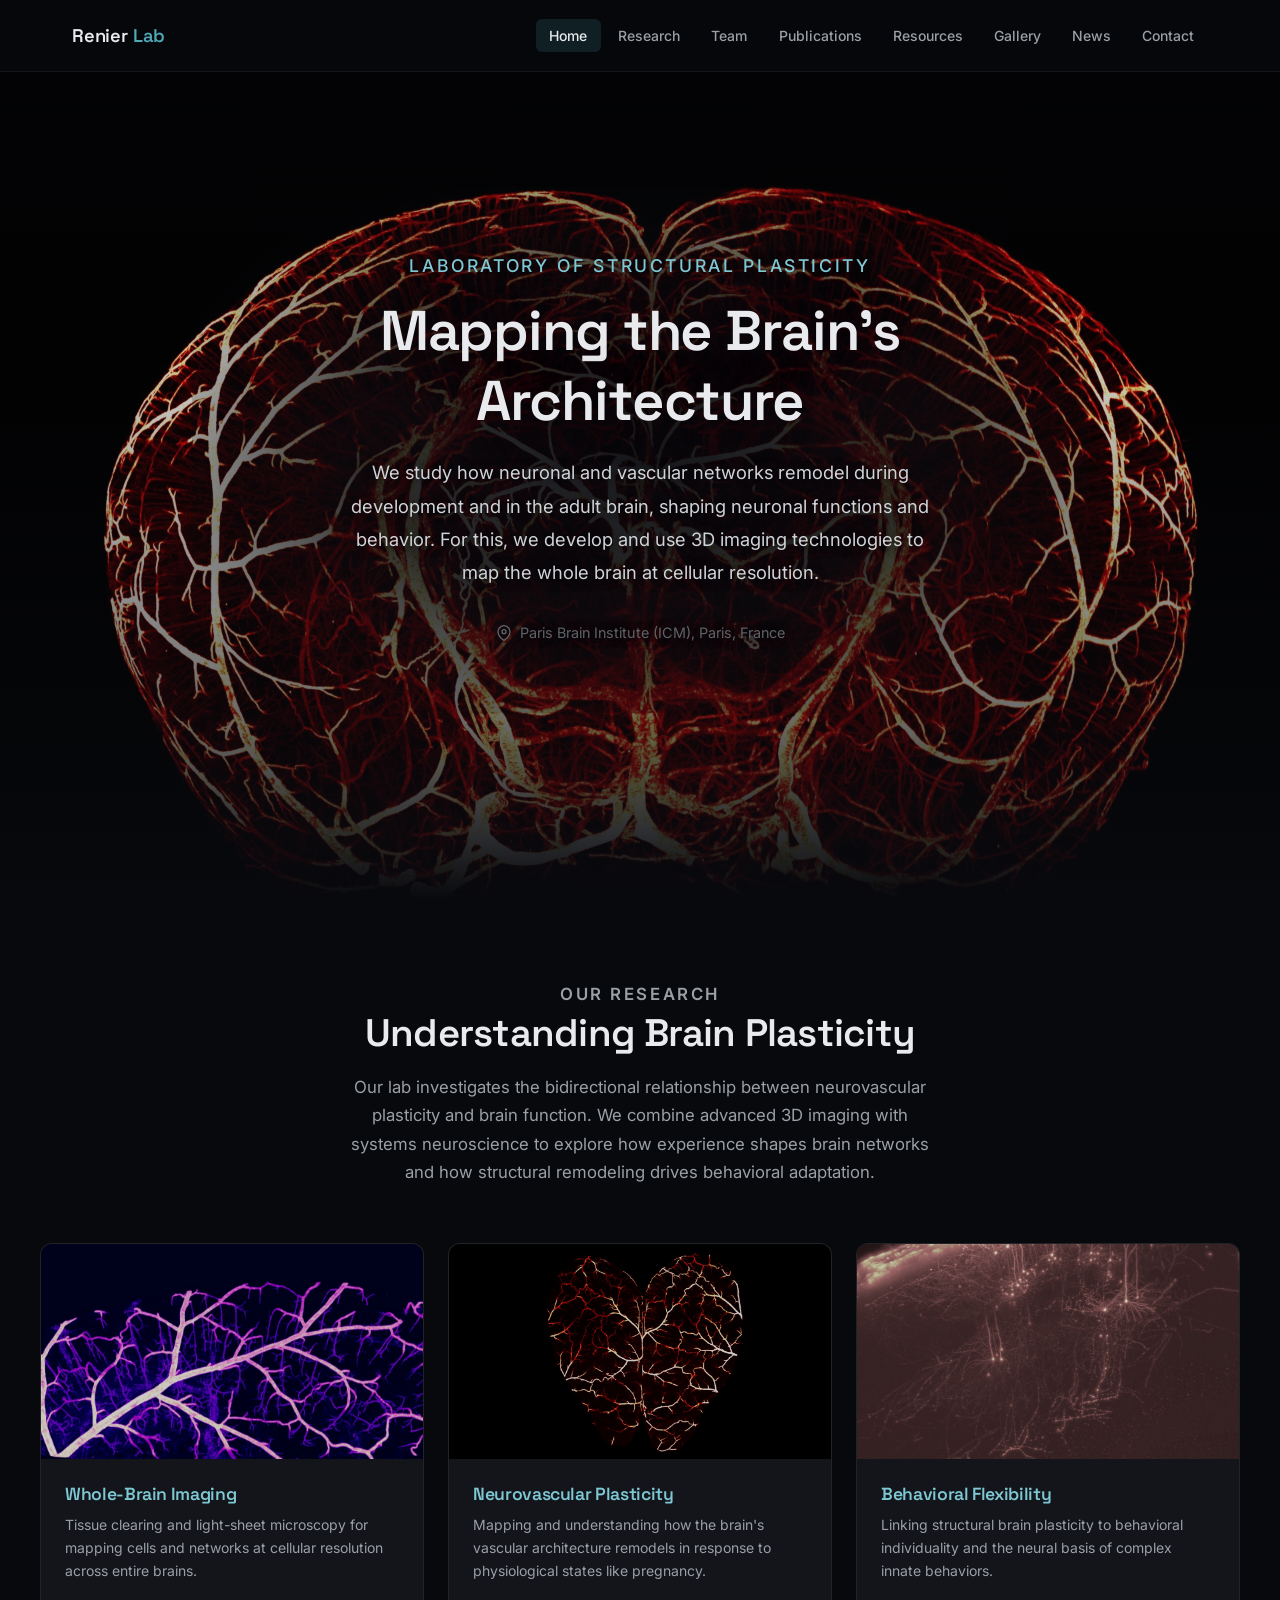
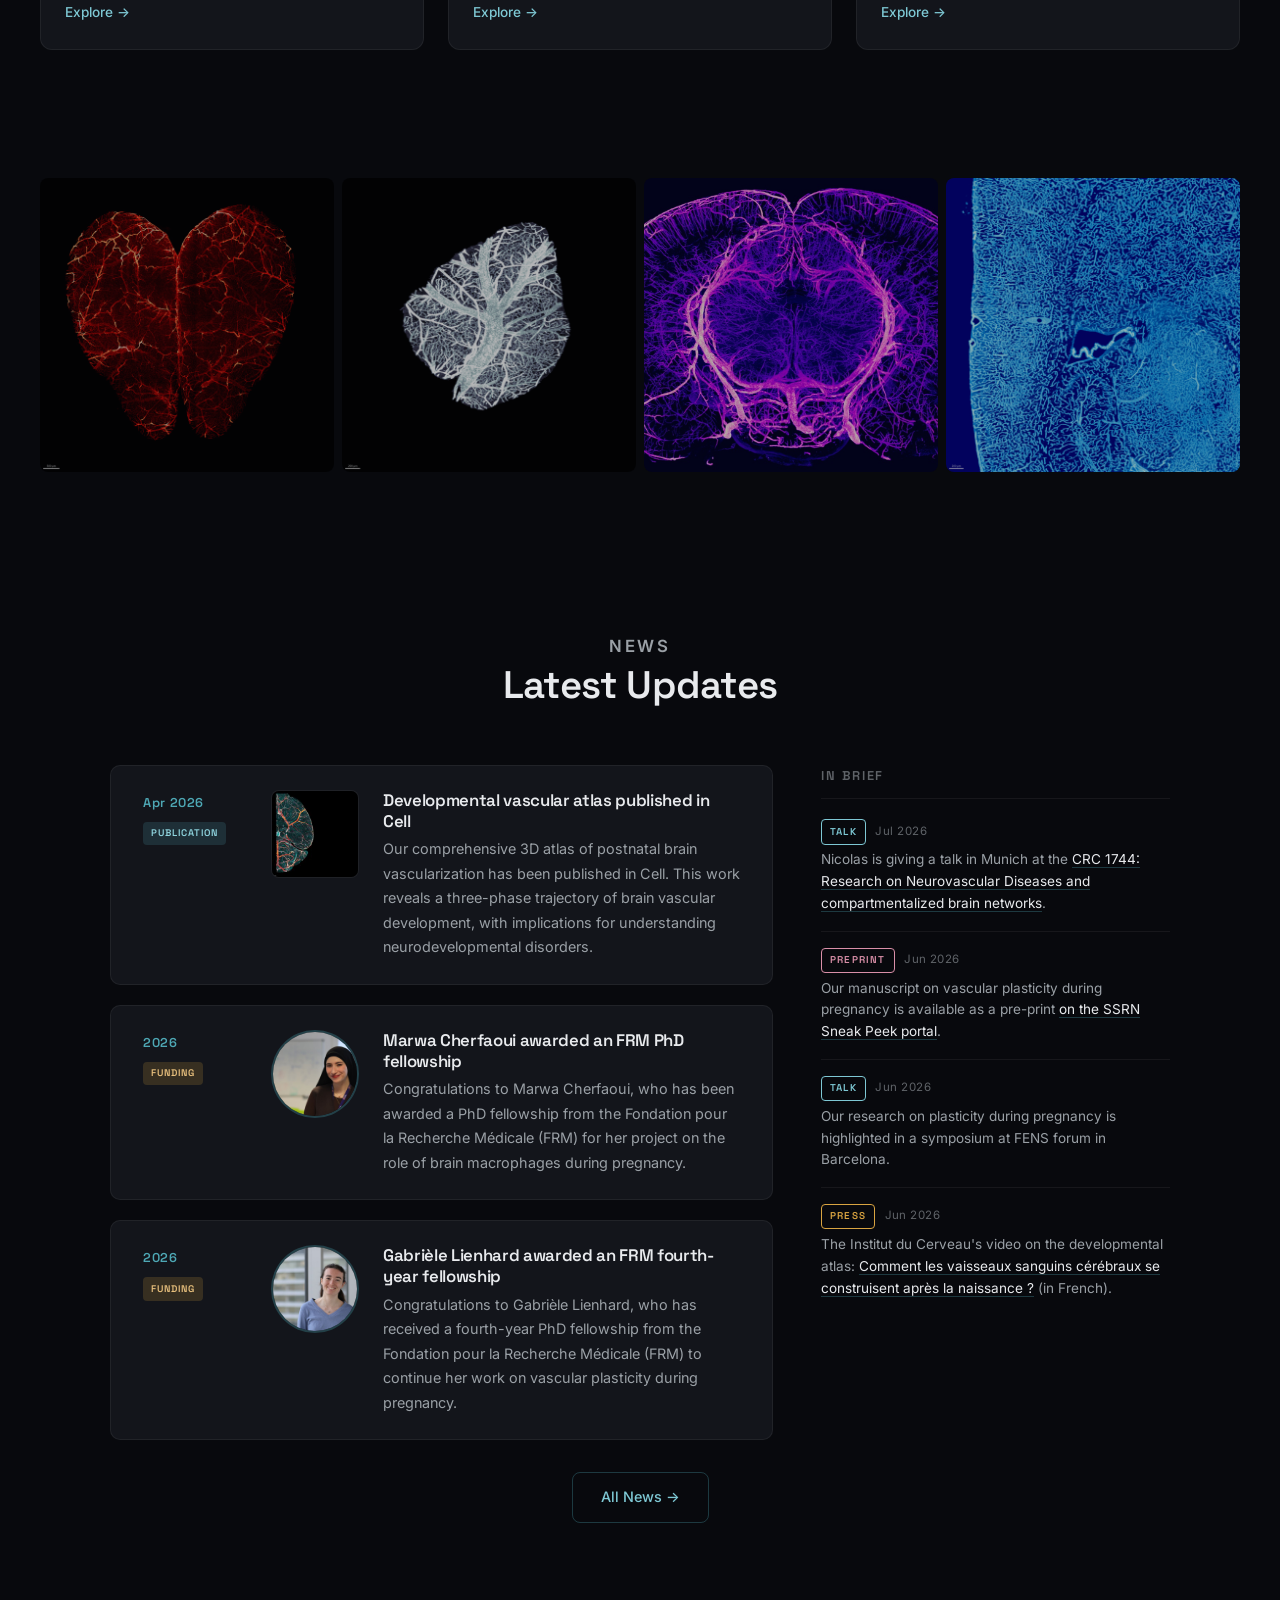
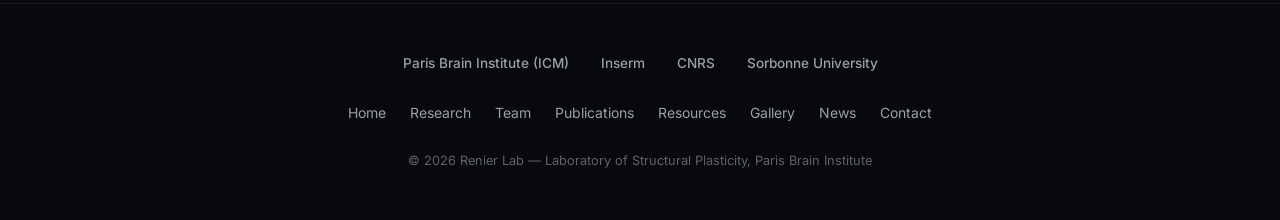
<file: site/index.html>
<!DOCTYPE html>
<html lang="en">
<head>
  <meta charset="UTF-8">
  <meta name="viewport" content="width=device-width, initial-scale=1.0">
  <title>Renier Lab — Laboratory of Structural Plasticity</title>
  <meta name="description" content="The Renier Lab at Paris Brain Institute studies neurovascular plasticity, brain development, and behavioral flexibility using advanced tissue clearing and light-sheet microscopy.">
  <link rel="canonical" href="https://renier-lab.com/">
  <link rel="icon" href="favicon.svg" type="image/svg+xml">
  <link rel="apple-touch-icon" href="apple-touch-icon.png">
  <meta name="theme-color" content="#08090d">
  <meta property="og:type" content="website">
  <meta property="og:site_name" content="Renier Lab">
  <meta property="og:title" content="Renier Lab — Laboratory of Structural Plasticity">
  <meta property="og:description" content="The Renier Lab at Paris Brain Institute studies neurovascular plasticity, brain development, and behavioral flexibility using advanced tissue clearing and light-sheet microscopy.">
  <meta property="og:url" content="https://renier-lab.com/">
  <meta property="og:image" content="https://renier-lab.com/og-image.jpg">
  <meta property="og:image:width" content="1200">
  <meta property="og:image:height" content="630">
  <meta name="twitter:card" content="summary_large_image">
  <meta name="twitter:title" content="Renier Lab — Laboratory of Structural Plasticity">
  <meta name="twitter:description" content="The Renier Lab at Paris Brain Institute studies neurovascular plasticity, brain development, and behavioral flexibility using advanced tissue clearing and light-sheet microscopy.">
  <meta name="twitter:image" content="https://renier-lab.com/og-image.jpg">
  <link rel="preconnect" href="https://fonts.googleapis.com">
  <link rel="preconnect" href="https://fonts.gstatic.com" crossorigin>
  <link href="https://fonts.googleapis.com/css2?family=Inter:wght@400;500;600&family=Space+Grotesk:wght@500;600;700&display=swap" rel="stylesheet">
  <link rel="stylesheet" href="css/style.css">
</head>
<body>
  <a class="skip-link" href="#main">Skip to content</a>
  <!-- Navigation -->
  <nav class="nav">
    <div class="nav-inner">
      <a href="/" class="nav-logo">Renier <span>Lab</span></a>
      <ul class="nav-links">
        <li><a href="/" class="active">Home</a></li>
        <li><a href="/research">Research</a></li>
        <li><a href="/team">Team</a></li>
        <li><a href="/publications">Publications</a></li>
        <li><a href="/resources">Resources</a></li>
        <li><a href="/gallery">Gallery</a></li>
        <li><a href="/news">News</a></li>
        <li><a href="/contact">Contact</a></li>
      </ul>
      <button class="nav-toggle" aria-label="Toggle menu">&#9776;</button>
    </div>
  </nav>

  <main id="main">

  <!-- Hero -->
  <section class="hero">
    <div class="hero-bg" style="background-image: url('images/hero/ring-of-fire.jpg');"></div>
    <div class="hero-content">
      <p class="hero-subtitle">Laboratory of Structural Plasticity</p>
      <h1>Mapping the Brain's Architecture</h1>
      <p class="hero-description">We study how neuronal and vascular networks remodel during development and in the adult brain, shaping neuronal functions and behavior. For this, we develop and use 3D imaging technologies to map the whole brain at cellular resolution.</p>
      <p class="hero-location">
        <svg width="16" height="16" viewBox="0 0 24 24" fill="none" stroke="currentColor" stroke-width="2"><path d="M21 10c0 7-9 13-9 13s-9-6-9-13a9 9 0 0118 0z"/><circle cx="12" cy="10" r="3"/></svg>
        Paris Brain Institute (ICM), Paris, France
      </p>
    </div>
  </section>

  <!-- Research Overview -->
  <section class="section">
    <div class="section-inner">
      <div class="section-header fade-in">
        <p class="section-label">Our Research</p>
        <h2>Understanding Brain Plasticity</h2>
        <p>Our lab investigates the bidirectional relationship between neurovascular plasticity and brain function. We combine advanced 3D imaging with systems neuroscience to explore how experience shapes brain networks and how structural remodeling drives behavioral adaptation.</p>
      </div>

      <div class="highlights fade-in">
        <a href="/research#imaging" class="highlight-card">
          <img src="images/science/brain-forest.jpg" alt="Brain vasculature imaging" class="highlight-image" loading="lazy">
          <div class="highlight-body">
            <h3>Whole-Brain Imaging</h3>
            <p>Tissue clearing and light-sheet microscopy for mapping cells and networks at cellular resolution across entire brains.</p>
            <span class="highlight-link">Explore &rarr;</span>
          </div>
        </a>

        <a href="/research#vasculature" class="highlight-card">
          <img src="images/science/heart-of-fire.jpg" alt="Vascular network reconstruction" class="highlight-image" loading="lazy">
          <div class="highlight-body">
            <h3>Neurovascular Plasticity</h3>
            <p>Mapping and understanding how the brain's vascular architecture remodels in response to physiological states like pregnancy.</p>
            <span class="highlight-link">Explore &rarr;</span>
          </div>
        </a>

        <a href="/research#behavior" class="highlight-card">
          <img src="images/science/vasculature-3.jpg" alt="Brain activity mapping" class="highlight-image" loading="lazy">
          <div class="highlight-body">
            <h3>Behavioral Flexibility</h3>
            <p>Linking structural brain plasticity to behavioral individuality and the neural basis of complex innate behaviors.</p>
            <span class="highlight-link">Explore &rarr;</span>
          </div>
        </a>
      </div>
    </div>
  </section>

  <!-- Gallery Strip -->
  <section class="section" style="padding-top: 0; padding-bottom: 2rem;">
    <div class="section-inner">
      <div class="gallery-strip fade-in">
        <img src="images/science/heart-of-fire-vessels.jpg" alt="Brain vasculature" loading="lazy">
        <img src="images/science/gem.jpg" alt="Brain section" loading="lazy">
        <img src="images/science/purple-brain.jpg" alt="Low magnification brain" loading="lazy">
        <img src="images/science/blue-period.jpg" alt="Brain channels" loading="lazy">
      </div>
    </div>
  </section>

  <!-- Latest News Preview -->
  <section class="section">
    <div class="section-inner">
      <div class="section-header fade-in">
        <p class="section-label">News</p>
        <h2>Latest Updates</h2>
      </div>

      <div class="news-split fade-in">
        <div class="news-list">
          <!-- NEWS:START — generated by tools/build_news.py from news.json -->
          <div class="news-item" data-type="publication">
            <div class="news-meta">
              <span class="news-date">Apr 2026</span>
              <span class="news-tag news-tag--publication">Publication</span>
            </div>
            <div class="news-thumb"><img src="images/thumbs/news/cell-atlas-2026.jpg" alt="Vascular labelling in a postnatal mouse brain hemisphere" loading="lazy" decoding="async"></div>
            <div class="news-content">
              <h3>Developmental vascular atlas published in Cell</h3>
              <p>Our comprehensive 3D atlas of postnatal brain vascularization has been published in Cell. This work reveals a three-phase trajectory of brain vascular development, with implications for understanding neurodevelopmental disorders.</p>
            </div>
          </div>

          <div class="news-item" data-type="funding">
            <div class="news-meta">
              <span class="news-date">2026</span>
              <span class="news-tag news-tag--funding">Funding</span>
            </div>
            <div class="news-thumb news-thumb--person"><img src="images/team/marwa.jpg" alt="Marwa Cherfaoui" loading="lazy" decoding="async"></div>
            <div class="news-content">
              <h3>Marwa Cherfaoui awarded an FRM PhD fellowship</h3>
              <p>Congratulations to Marwa Cherfaoui, who has been awarded a PhD fellowship from the Fondation pour la Recherche Médicale (FRM) for her project on the role of brain macrophages during pregnancy.</p>
            </div>
          </div>

          <div class="news-item" data-type="funding">
            <div class="news-meta">
              <span class="news-date">2026</span>
              <span class="news-tag news-tag--funding">Funding</span>
            </div>
            <div class="news-thumb news-thumb--person"><img src="images/team/gabriele.jpg" alt="Gabrièle Lienhard" loading="lazy" decoding="async"></div>
            <div class="news-content">
              <h3>Gabrièle Lienhard awarded an FRM fourth-year fellowship</h3>
              <p>Congratulations to Gabrièle Lienhard, who has received a fourth-year PhD fellowship from the Fondation pour la Recherche Médicale (FRM) to continue her work on vascular plasticity during pregnancy.</p>
            </div>
          </div>
          <!-- NEWS:END -->
        </div>

        <aside class="news-brief">
          <p class="brief-heading">In brief</p>
          <ul class="brief-list">
            <!-- BRIEF:START — generated by tools/build_news.py from news.json -->
            <li class="brief-item" data-type="talk">
              <div class="brief-meta"><span class="brief-tag brief-tag--talk">Talk</span><span class="brief-date">Jul 2026</span></div>
              <p>Nicolas is giving a talk in Munich at the <a href="https://sfb1744.de/news-events/news/nicolas-renier-how-adaptable-is-the-adult-brain-vasculature/74a7cd7307ca6d34" target="_blank" rel="noopener">CRC 1744: Research on Neurovascular Diseases and compartmentalized brain networks</a>.</p>
            </li>
            <li class="brief-item" data-type="preprint">
              <div class="brief-meta"><span class="brief-tag brief-tag--preprint">Preprint</span><span class="brief-date">Jun 2026</span></div>
              <p>Our manuscript on vascular plasticity during pregnancy is available as a pre-print <a href="https://papers.ssrn.com/sol3/papers.cfm?abstract_id=6997562" target="_blank" rel="noopener">on the SSRN Sneak Peek portal</a>.</p>
            </li>
            <li class="brief-item" data-type="talk">
              <div class="brief-meta"><span class="brief-tag brief-tag--talk">Talk</span><span class="brief-date">Jun 2026</span></div>
              <p>Our research on plasticity during pregnancy is highlighted in a symposium at FENS forum in Barcelona.</p>
            </li>
            <li class="brief-item" data-type="press">
              <div class="brief-meta"><span class="brief-tag brief-tag--press">Press</span><span class="brief-date">Jun 2026</span></div>
              <p>The Institut du Cerveau's video on the developmental atlas: <a href="https://www.youtube.com/watch?v=j1e6Dv7aj7Y" target="_blank" rel="noopener">Comment les vaisseaux sanguins cérébraux se construisent après la naissance&nbsp;?</a> (in French).</p>
            </li>
            <!-- BRIEF:END -->
          </ul>
        </aside>
      </div>

      <div class="text-center mt-4">
        <a href="/news" class="btn btn-outline">All News &rarr;</a>
      </div>
    </div>
  </section>

  </main>

  <!-- Footer -->

  <footer class="footer">
    <div class="footer-inner">
      <div class="footer-institutions">
        <a href="https://institutducerveau-icm.org/en/" target="_blank" rel="noopener">Paris Brain Institute (ICM)</a>
        <a href="https://www.inserm.fr/en/" target="_blank" rel="noopener">Inserm</a>
        <a href="https://www.cnrs.fr/en" target="_blank" rel="noopener">CNRS</a>
        <a href="https://www.sorbonne-universite.fr/en" target="_blank" rel="noopener">Sorbonne University</a>
      </div>
      <ul class="footer-links">
        <li><a href="/">Home</a></li>
        <li><a href="/research">Research</a></li>
        <li><a href="/team">Team</a></li>
        <li><a href="/publications">Publications</a></li>
        <li><a href="/resources">Resources</a></li>
        <li><a href="/gallery">Gallery</a></li>
        <li><a href="/news">News</a></li>
        <li><a href="/contact">Contact</a></li>
      </ul>
      <p class="footer-text">&copy; 2026 Renier Lab — Laboratory of Structural Plasticity, Paris Brain Institute</p>
    </div>
  </footer>

  <script src="js/main.js"></script>
</body>
</html>
</file>
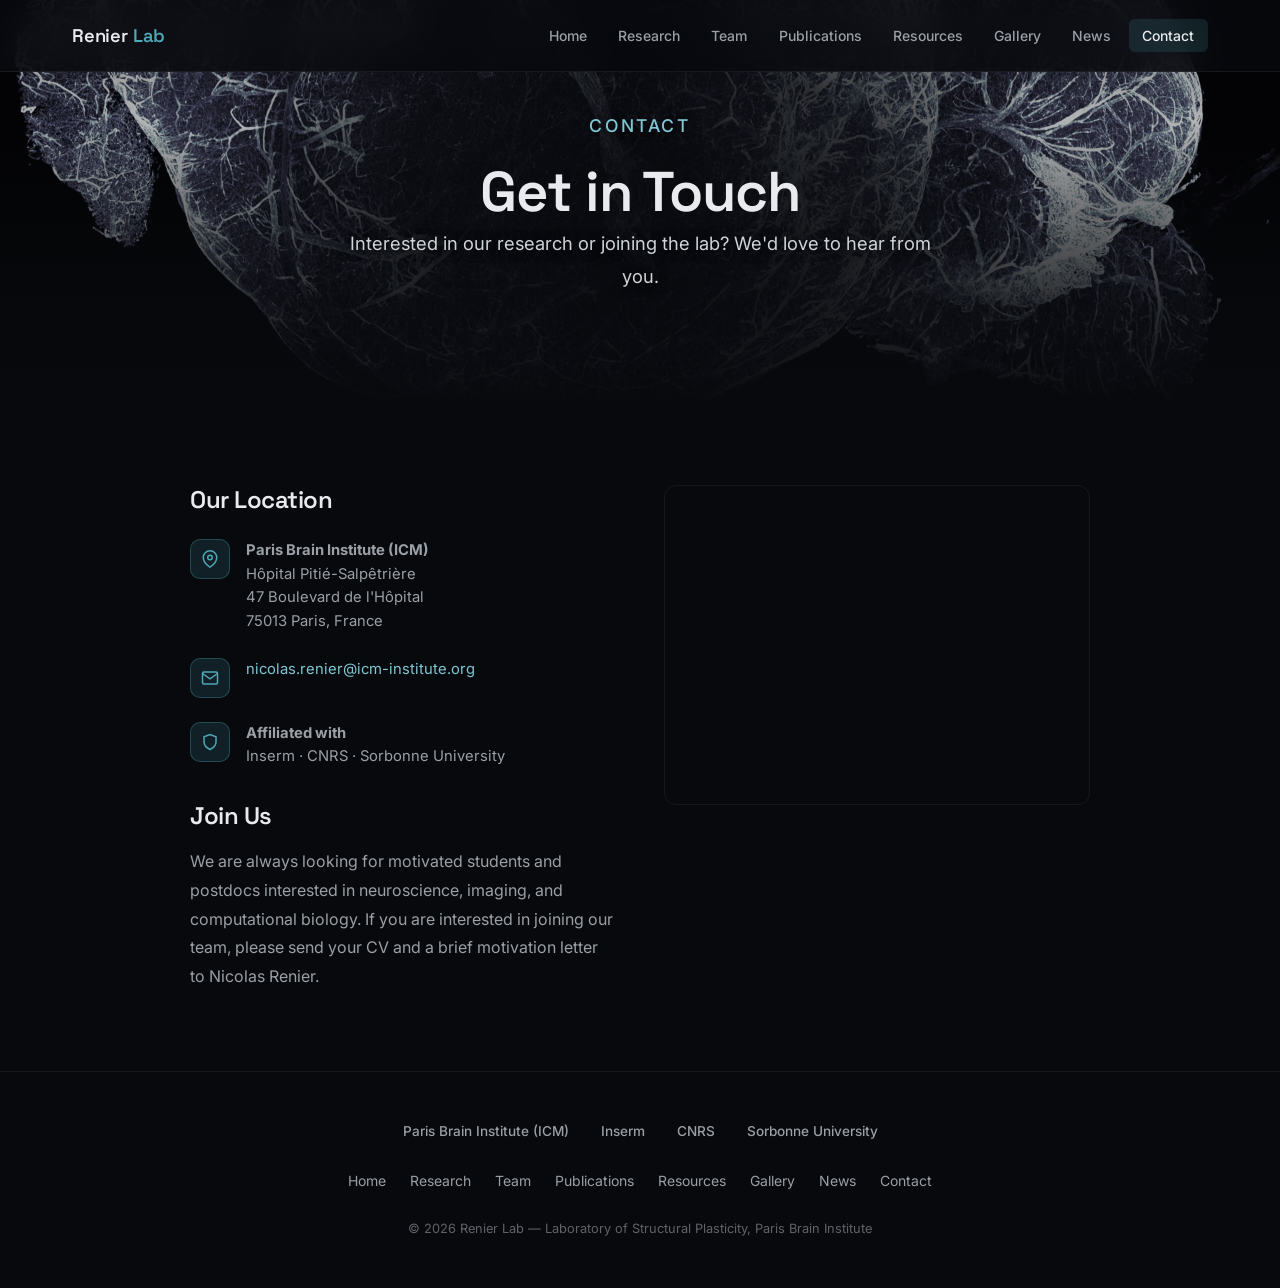
<file: site/contact.html>
<!DOCTYPE html>
<html lang="en">
<head>
  <meta charset="UTF-8">
  <meta name="viewport" content="width=device-width, initial-scale=1.0">
  <title>Contact — Renier Lab</title>
  <meta name="description" content="Contact the Renier Lab at the Paris Brain Institute (ICM).">
  <link rel="canonical" href="https://renier-lab.com/contact">
  <link rel="icon" href="favicon.svg" type="image/svg+xml">
  <link rel="apple-touch-icon" href="apple-touch-icon.png">
  <meta name="theme-color" content="#08090d">
  <meta property="og:type" content="website">
  <meta property="og:site_name" content="Renier Lab">
  <meta property="og:title" content="Contact — Renier Lab">
  <meta property="og:description" content="Contact the Renier Lab at the Paris Brain Institute (ICM).">
  <meta property="og:url" content="https://renier-lab.com/contact">
  <meta property="og:image" content="https://renier-lab.com/og-image.jpg">
  <meta property="og:image:width" content="1200">
  <meta property="og:image:height" content="630">
  <meta name="twitter:card" content="summary_large_image">
  <meta name="twitter:title" content="Contact — Renier Lab">
  <meta name="twitter:description" content="Contact the Renier Lab at the Paris Brain Institute (ICM).">
  <meta name="twitter:image" content="https://renier-lab.com/og-image.jpg">
  <link rel="preconnect" href="https://fonts.googleapis.com">
  <link rel="preconnect" href="https://fonts.gstatic.com" crossorigin>
  <link href="https://fonts.googleapis.com/css2?family=Inter:wght@400;500;600&family=Space+Grotesk:wght@500;600;700&display=swap" rel="stylesheet">
  <link rel="stylesheet" href="css/style.css">
</head>
<body>
  <a class="skip-link" href="#main">Skip to content</a>
  <nav class="nav">
    <div class="nav-inner">
      <a href="/" class="nav-logo">Renier <span>Lab</span></a>
      <ul class="nav-links">
        <li><a href="/">Home</a></li>
        <li><a href="/research">Research</a></li>
        <li><a href="/team">Team</a></li>
        <li><a href="/publications">Publications</a></li>
        <li><a href="/resources">Resources</a></li>
        <li><a href="/gallery">Gallery</a></li>
        <li><a href="/news">News</a></li>
        <li><a href="/contact" class="active">Contact</a></li>
      </ul>
      <button class="nav-toggle" aria-label="Toggle menu">&#9776;</button>
    </div>
  </nav>

  <main id="main">

  <section class="page-hero">
    <div class="hero-bg" style="background-image: url('images/hero/giraffa.jpg');"></div>
    <div class="hero-content">
      <p class="hero-subtitle">Contact</p>
      <h1>Get in Touch</h1>
      <p class="hero-description">Interested in our research or joining the lab? We'd love to hear from you.</p>
    </div>
  </section>

  <section class="section">
    <div class="section-inner">
      <div class="contact-grid fade-in">
        <div class="contact-info">
          <h3>Our Location</h3>

          <div class="contact-item">
            <div class="contact-icon">
              <svg width="18" height="18" viewBox="0 0 24 24" fill="none" stroke="currentColor" stroke-width="2"><path d="M21 10c0 7-9 13-9 13s-9-6-9-13a9 9 0 0118 0z"/><circle cx="12" cy="10" r="3"/></svg>
            </div>
            <div>
              <p><strong>Paris Brain Institute (ICM)</strong><br>
              H&ocirc;pital Piti&eacute;-Salp&ecirc;tri&egrave;re<br>
              47 Boulevard de l'H&ocirc;pital<br>
              75013 Paris, France</p>
            </div>
          </div>

          <div class="contact-item">
            <div class="contact-icon">
              <svg width="18" height="18" viewBox="0 0 24 24" fill="none" stroke="currentColor" stroke-width="2"><path d="M4 4h16c1.1 0 2 .9 2 2v12c0 1.1-.9 2-2 2H4c-1.1 0-2-.9-2-2V6c0-1.1.9-2 2-2z"/><polyline points="22,6 12,13 2,6"/></svg>
            </div>
            <div>
              <p><a href="mailto:nicolas.renier@icm-institute.org">nicolas.renier@icm-institute.org</a></p>
            </div>
          </div>

          <div class="contact-item">
            <div class="contact-icon">
              <svg width="18" height="18" viewBox="0 0 24 24" fill="none" stroke="currentColor" stroke-width="2"><path d="M12 22s8-4 8-10V5l-8-3-8 3v7c0 6 8 10 8 10z"/></svg>
            </div>
            <div>
              <p><strong>Affiliated with</strong><br>
              Inserm &middot; CNRS &middot; Sorbonne University</p>
            </div>
          </div>

          <div style="margin-top: 2rem;">
            <h3 style="margin-bottom: 1rem;">Join Us</h3>
            <p style="color: var(--text-secondary); line-height: 1.8;">We are always looking for motivated students and postdocs interested in neuroscience, imaging, and computational biology. If you are interested in joining our team, please send your CV and a brief motivation letter to Nicolas Renier.</p>
          </div>
        </div>

        <div class="contact-map">
          <iframe src="https://www.openstreetmap.org/export/embed.html?bbox=2.3550%2C48.8370%2C2.3700%2C48.8440&layer=mapnik&marker=48.8405%2C2.3625" allowfullscreen loading="lazy"></iframe>
        </div>
      </div>
    </div>
  </section>

  </main>

  <footer class="footer">
    <div class="footer-inner">
      <div class="footer-institutions">
        <a href="https://institutducerveau-icm.org/en/" target="_blank" rel="noopener">Paris Brain Institute (ICM)</a>
        <a href="https://www.inserm.fr/en/" target="_blank" rel="noopener">Inserm</a>
        <a href="https://www.cnrs.fr/en" target="_blank" rel="noopener">CNRS</a>
        <a href="https://www.sorbonne-universite.fr/en" target="_blank" rel="noopener">Sorbonne University</a>
      </div>
      <ul class="footer-links">
        <li><a href="/">Home</a></li>
        <li><a href="/research">Research</a></li>
        <li><a href="/team">Team</a></li>
        <li><a href="/publications">Publications</a></li>
        <li><a href="/resources">Resources</a></li>
        <li><a href="/gallery">Gallery</a></li>
        <li><a href="/news">News</a></li>
        <li><a href="/contact">Contact</a></li>
      </ul>
      <p class="footer-text">&copy; 2026 Renier Lab — Laboratory of Structural Plasticity, Paris Brain Institute</p>
    </div>
  </footer>

  <script src="js/main.js"></script>
</body>
</html>
</file>
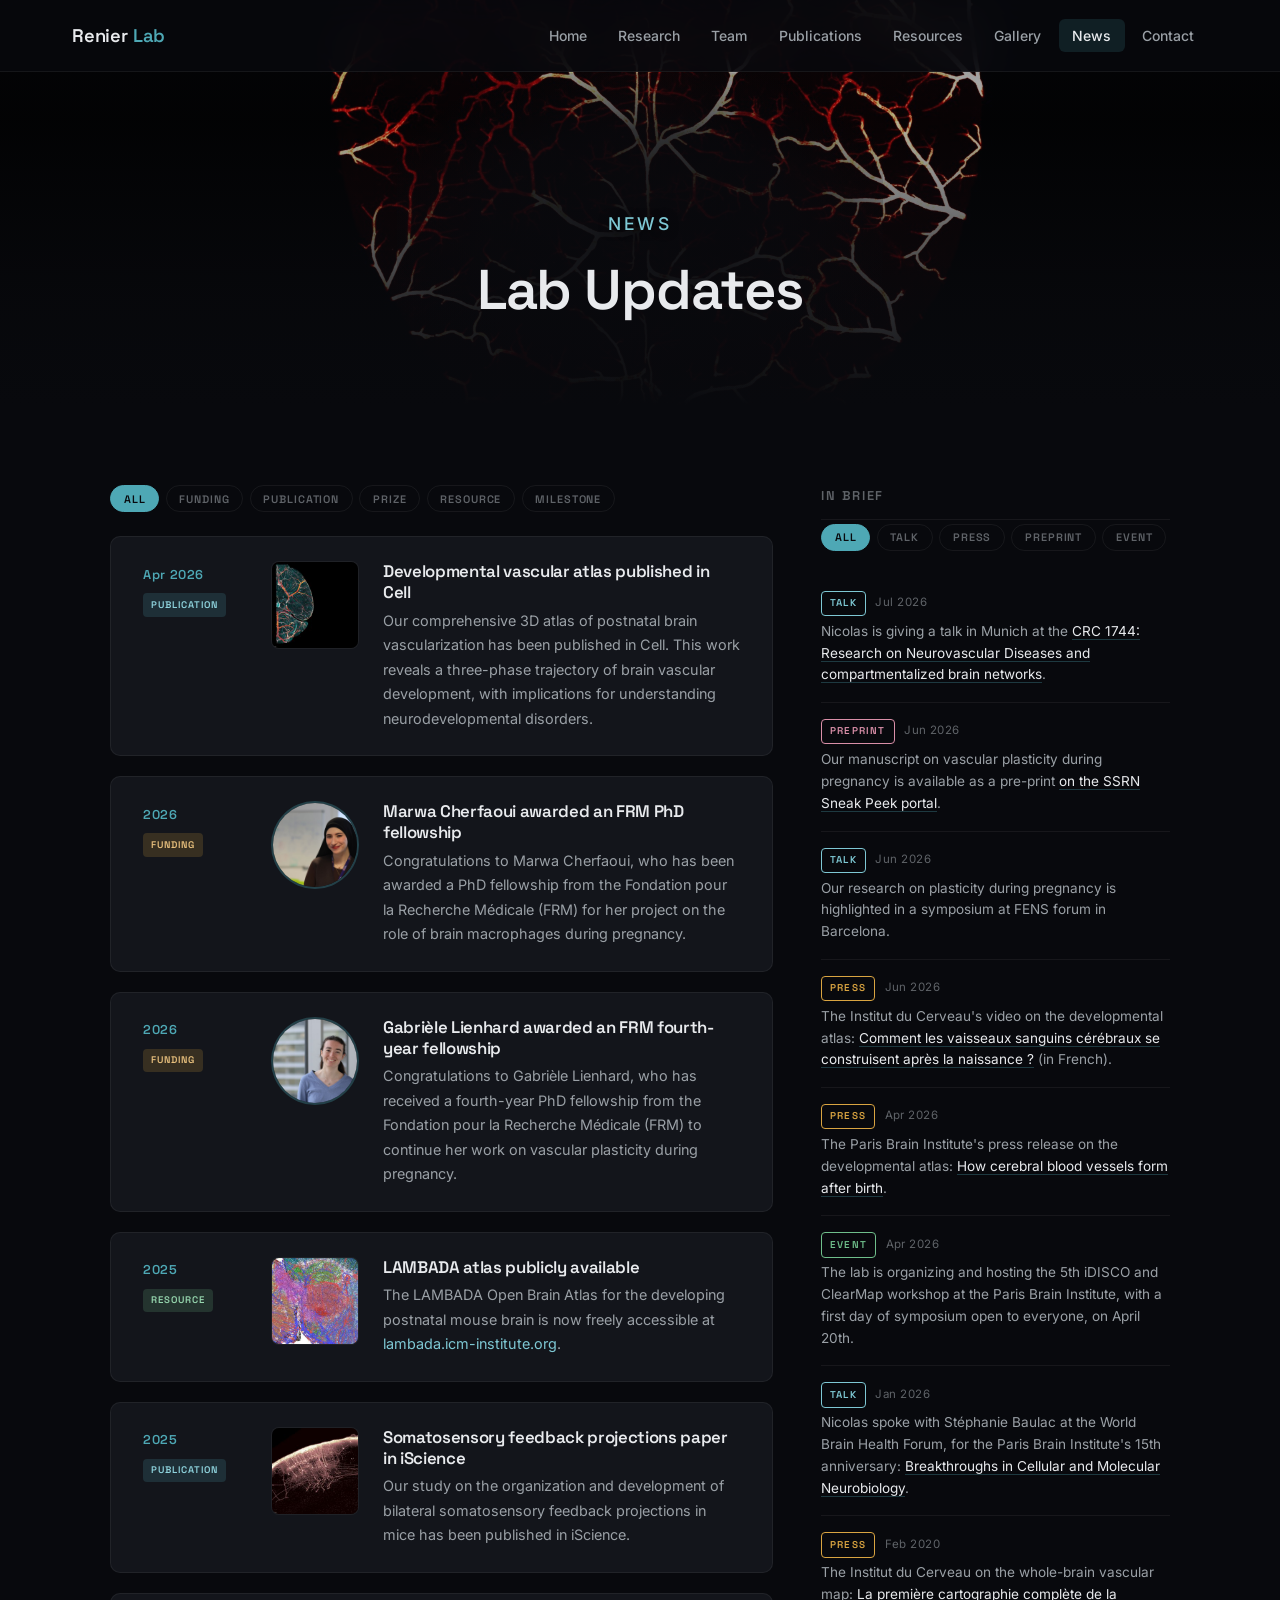
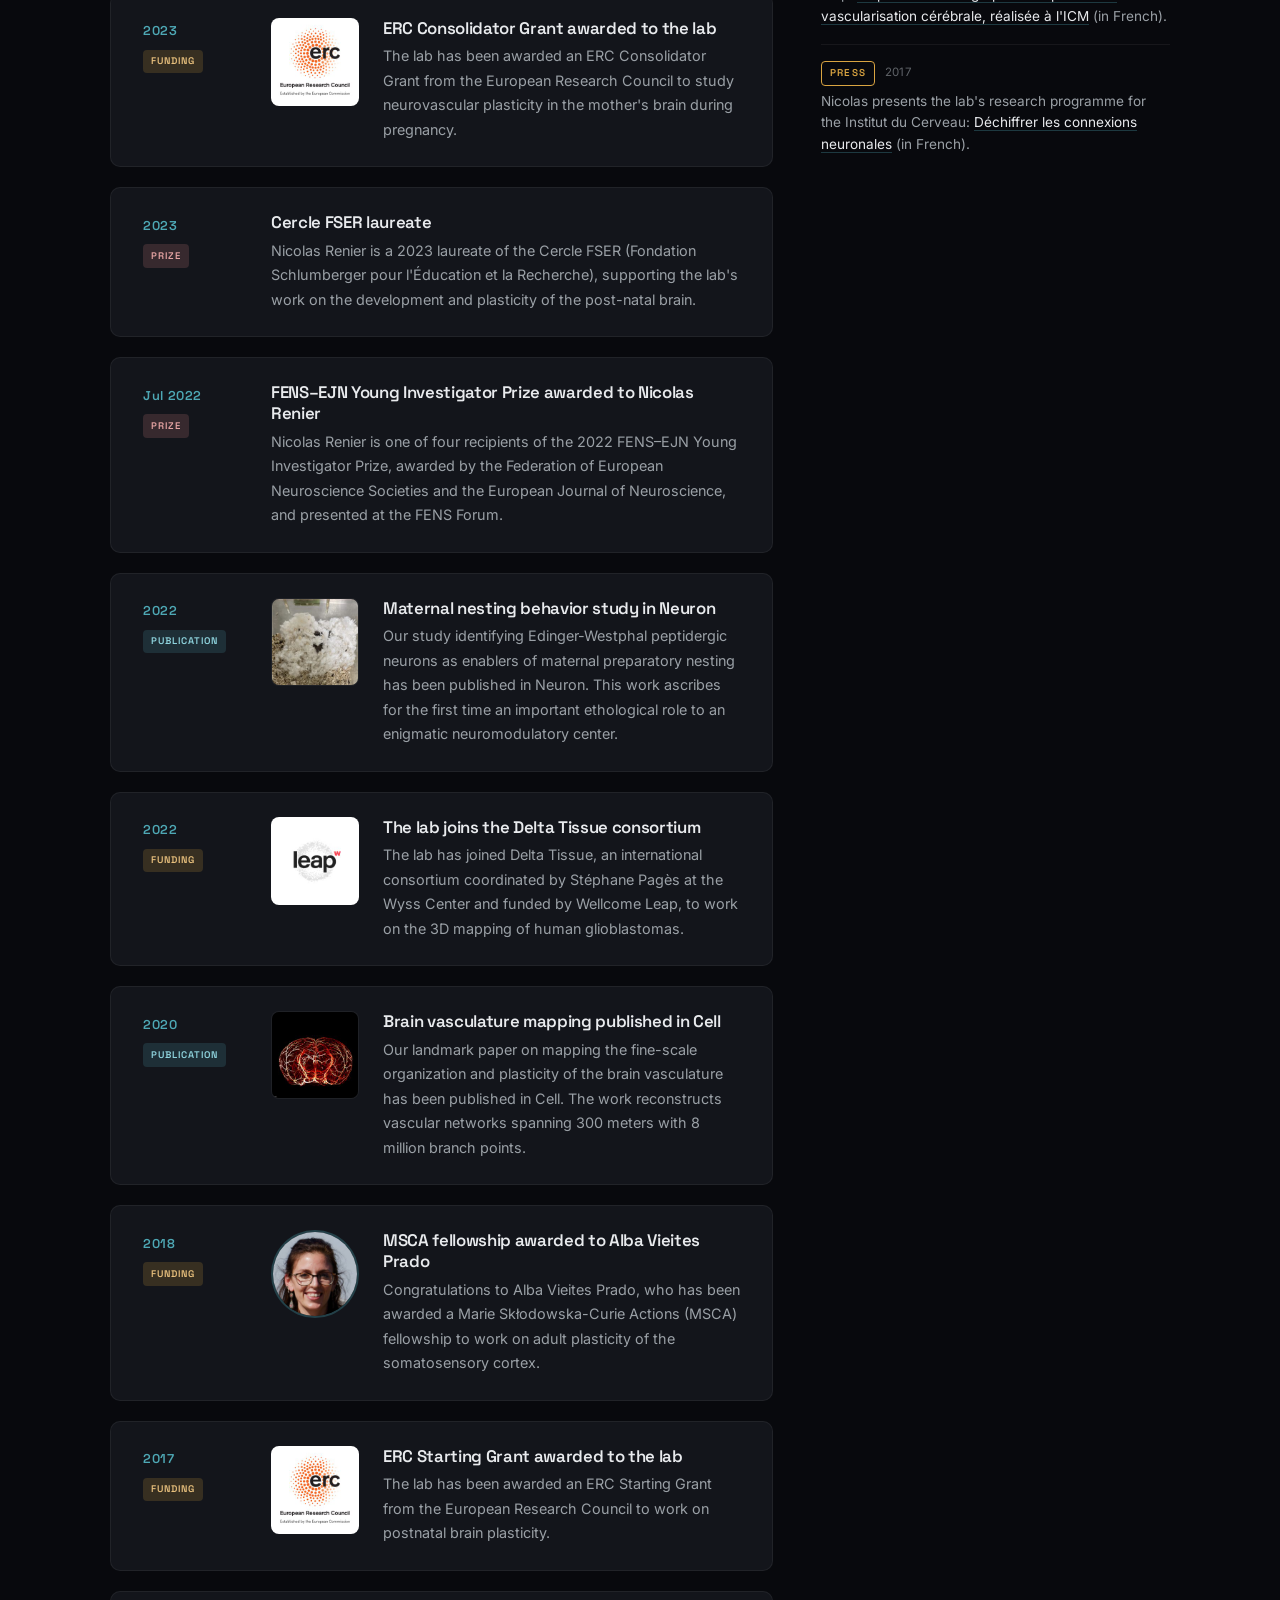
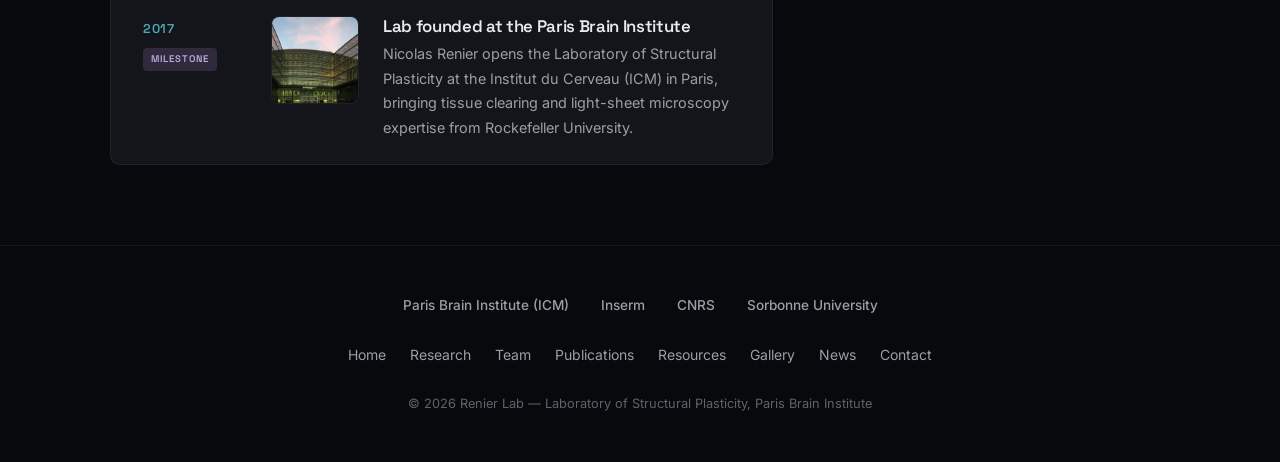
<file: site/news.html>
<!DOCTYPE html>
<html lang="en">
<head>
  <meta charset="UTF-8">
  <meta name="viewport" content="width=device-width, initial-scale=1.0">
  <title>News — Renier Lab</title>
  <meta name="description" content="Latest news from the Renier Lab at the Paris Brain Institute.">
  <link rel="canonical" href="https://renier-lab.com/news">
  <link rel="icon" href="favicon.svg" type="image/svg+xml">
  <link rel="apple-touch-icon" href="apple-touch-icon.png">
  <meta name="theme-color" content="#08090d">
  <meta property="og:type" content="website">
  <meta property="og:site_name" content="Renier Lab">
  <meta property="og:title" content="News — Renier Lab">
  <meta property="og:description" content="Latest news from the Renier Lab at the Paris Brain Institute.">
  <meta property="og:url" content="https://renier-lab.com/news">
  <meta property="og:image" content="https://renier-lab.com/og-image.jpg">
  <meta property="og:image:width" content="1200">
  <meta property="og:image:height" content="630">
  <meta name="twitter:card" content="summary_large_image">
  <meta name="twitter:title" content="News — Renier Lab">
  <meta name="twitter:description" content="Latest news from the Renier Lab at the Paris Brain Institute.">
  <meta name="twitter:image" content="https://renier-lab.com/og-image.jpg">
  <link rel="preconnect" href="https://fonts.googleapis.com">
  <link rel="preconnect" href="https://fonts.gstatic.com" crossorigin>
  <link href="https://fonts.googleapis.com/css2?family=Inter:wght@400;500;600&family=Space+Grotesk:wght@500;600;700&display=swap" rel="stylesheet">
  <link rel="stylesheet" href="css/style.css">
</head>
<body>
  <a class="skip-link" href="#main">Skip to content</a>
  <nav class="nav">
    <div class="nav-inner">
      <a href="/" class="nav-logo">Renier <span>Lab</span></a>
      <ul class="nav-links">
        <li><a href="/">Home</a></li>
        <li><a href="/research">Research</a></li>
        <li><a href="/team">Team</a></li>
        <li><a href="/publications">Publications</a></li>
        <li><a href="/resources">Resources</a></li>
        <li><a href="/gallery">Gallery</a></li>
        <li><a href="/news" class="active">News</a></li>
        <li><a href="/contact">Contact</a></li>
      </ul>
      <button class="nav-toggle" aria-label="Toggle menu">&#9776;</button>
    </div>
  </nav>

  <main id="main">

  <section class="page-hero">
    <div class="hero-bg" style="background-image: url('images/hero/heart-of-fire.jpg');"></div>
    <div class="hero-content">
      <p class="hero-subtitle">News</p>
      <h1>Lab Updates</h1>
    </div>
  </section>

  <section class="section">
    <div class="section-inner">
      <div class="news-split fade-in">
        <div>
        <!-- NEWS_FILTER:START — generated by tools/build_news.py from news.json -->
        <div class="news-filter" data-filter-target=".news-list .news-item">
          <button type="button" class="news-filter-chip is-active" data-filter="all">All</button>
          <button type="button" class="news-filter-chip news-filter-chip--funding" data-filter="funding">Funding</button>
          <button type="button" class="news-filter-chip news-filter-chip--publication" data-filter="publication">Publication</button>
          <button type="button" class="news-filter-chip news-filter-chip--prize" data-filter="prize">Prize</button>
          <button type="button" class="news-filter-chip news-filter-chip--resource" data-filter="resource">Resource</button>
          <button type="button" class="news-filter-chip news-filter-chip--milestone" data-filter="milestone">Milestone</button>
        </div>
        <!-- NEWS_FILTER:END -->
        <div class="news-list">
          <!-- NEWS:START — generated by tools/build_news.py from news.json -->
          <div class="news-item fade-in" data-type="publication">
            <div class="news-meta">
              <span class="news-date">Apr 2026</span>
              <span class="news-tag news-tag--publication">Publication</span>
            </div>
            <div class="news-thumb"><img src="images/thumbs/news/cell-atlas-2026.jpg" alt="Vascular labelling in a postnatal mouse brain hemisphere" loading="lazy" decoding="async"></div>
            <div class="news-content">
              <h3>Developmental vascular atlas published in Cell</h3>
              <p>Our comprehensive 3D atlas of postnatal brain vascularization has been published in Cell. This work reveals a three-phase trajectory of brain vascular development, with implications for understanding neurodevelopmental disorders.</p>
            </div>
          </div>

          <div class="news-item fade-in" data-type="funding">
            <div class="news-meta">
              <span class="news-date">2026</span>
              <span class="news-tag news-tag--funding">Funding</span>
            </div>
            <div class="news-thumb news-thumb--person"><img src="images/team/marwa.jpg" alt="Marwa Cherfaoui" loading="lazy" decoding="async"></div>
            <div class="news-content">
              <h3>Marwa Cherfaoui awarded an FRM PhD fellowship</h3>
              <p>Congratulations to Marwa Cherfaoui, who has been awarded a PhD fellowship from the Fondation pour la Recherche Médicale (FRM) for her project on the role of brain macrophages during pregnancy.</p>
            </div>
          </div>

          <div class="news-item fade-in" data-type="funding">
            <div class="news-meta">
              <span class="news-date">2026</span>
              <span class="news-tag news-tag--funding">Funding</span>
            </div>
            <div class="news-thumb news-thumb--person"><img src="images/team/gabriele.jpg" alt="Gabrièle Lienhard" loading="lazy" decoding="async"></div>
            <div class="news-content">
              <h3>Gabrièle Lienhard awarded an FRM fourth-year fellowship</h3>
              <p>Congratulations to Gabrièle Lienhard, who has received a fourth-year PhD fellowship from the Fondation pour la Recherche Médicale (FRM) to continue her work on vascular plasticity during pregnancy.</p>
            </div>
          </div>

          <div class="news-item fade-in" data-type="resource">
            <div class="news-meta">
              <span class="news-date">2025</span>
              <span class="news-tag news-tag--resource">Resource</span>
            </div>
            <div class="news-thumb"><img src="images/thumbs/news/lambada.jpg" alt="Annotated brain regions overlaid on a reconstructed vascular network" loading="lazy" decoding="async"></div>
            <div class="news-content">
              <h3>LAMBADA atlas publicly available</h3>
              <p>The LAMBADA Open Brain Atlas for the developing postnatal mouse brain is now freely accessible at <a href="https://lambada.icm-institute.org" target="_blank" rel="noopener">lambada.icm-institute.org</a>.</p>
            </div>
          </div>

          <div class="news-item fade-in" data-type="publication">
            <div class="news-meta">
              <span class="news-date">2025</span>
              <span class="news-tag news-tag--publication">Publication</span>
            </div>
            <div class="news-thumb"><img src="images/thumbs/news/somatosensory.jpg" alt="Projections descending from the cortical surface" loading="lazy" decoding="async"></div>
            <div class="news-content">
              <h3>Somatosensory feedback projections paper in iScience</h3>
              <p>Our study on the organization and development of bilateral somatosensory feedback projections in mice has been published in iScience.</p>
            </div>
          </div>

          <div class="news-item fade-in" data-type="funding">
            <div class="news-meta">
              <span class="news-date">2023</span>
              <span class="news-tag news-tag--funding">Funding</span>
            </div>
            <div class="news-thumb news-thumb--logo"><img src="images/thumbs/news/erc.jpg" alt="European Research Council" loading="lazy" decoding="async"></div>
            <div class="news-content">
              <h3>ERC Consolidator Grant awarded to the lab</h3>
              <p>The lab has been awarded an ERC Consolidator Grant from the European Research Council to study neurovascular plasticity in the mother's brain during pregnancy.</p>
            </div>
          </div>

          <div class="news-item fade-in" data-type="prize">
            <div class="news-meta">
              <span class="news-date">2023</span>
              <span class="news-tag news-tag--prize">Prize</span>
            </div>
            <div class="news-content">
              <h3>Cercle FSER laureate</h3>
              <p>Nicolas Renier is a 2023 laureate of the Cercle FSER (Fondation Schlumberger pour l'&Eacute;ducation et la Recherche), supporting the lab's work on the development and plasticity of the post-natal brain.</p>
            </div>
          </div>

          <div class="news-item fade-in" data-type="prize">
            <div class="news-meta">
              <span class="news-date">Jul 2022</span>
              <span class="news-tag news-tag--prize">Prize</span>
            </div>
            <div class="news-content">
              <h3>FENS&ndash;EJN Young Investigator Prize awarded to Nicolas Renier</h3>
              <p>Nicolas Renier is one of four recipients of the 2022 FENS&ndash;EJN Young Investigator Prize, awarded by the Federation of European Neuroscience Societies and the European Journal of Neuroscience, and presented at the FENS Forum.</p>
            </div>
          </div>

          <div class="news-item fade-in" data-type="publication">
            <div class="news-meta">
              <span class="news-date">2022</span>
              <span class="news-tag news-tag--publication">Publication</span>
            </div>
            <div class="news-thumb"><img src="images/thumbs/news/nesting.jpg" alt="A fully built mouse nest" loading="lazy" decoding="async"></div>
            <div class="news-content">
              <h3>Maternal nesting behavior study in Neuron</h3>
              <p>Our study identifying Edinger-Westphal peptidergic neurons as enablers of maternal preparatory nesting has been published in Neuron. This work ascribes for the first time an important ethological role to an enigmatic neuromodulatory center.</p>
            </div>
          </div>

          <div class="news-item fade-in" data-type="funding">
            <div class="news-meta">
              <span class="news-date">2022</span>
              <span class="news-tag news-tag--funding">Funding</span>
            </div>
            <div class="news-thumb news-thumb--logo"><img src="images/thumbs/news/wellcome-leap.jpg" alt="Wellcome Leap" loading="lazy" decoding="async"></div>
            <div class="news-content">
              <h3>The lab joins the Delta Tissue consortium</h3>
              <p>The lab has joined Delta Tissue, an international consortium coordinated by Stéphane Pagès at the Wyss Center and funded by Wellcome Leap, to work on the 3D mapping of human glioblastomas.</p>
            </div>
          </div>

          <div class="news-item fade-in" data-type="publication">
            <div class="news-meta">
              <span class="news-date">2020</span>
              <span class="news-tag news-tag--publication">Publication</span>
            </div>
            <div class="news-thumb"><img src="images/thumbs/news/vasculature-cell.jpg" alt="Coronal view of the whole-brain vascular network" loading="lazy" decoding="async"></div>
            <div class="news-content">
              <h3>Brain vasculature mapping published in Cell</h3>
              <p>Our landmark paper on mapping the fine-scale organization and plasticity of the brain vasculature has been published in Cell. The work reconstructs vascular networks spanning 300 meters with 8 million branch points.</p>
            </div>
          </div>

          <div class="news-item fade-in" data-type="funding">
            <div class="news-meta">
              <span class="news-date">2018</span>
              <span class="news-tag news-tag--funding">Funding</span>
            </div>
            <div class="news-thumb news-thumb--person"><img src="images/team/alba.jpg" alt="Alba Vieites Prado" loading="lazy" decoding="async"></div>
            <div class="news-content">
              <h3>MSCA fellowship awarded to Alba Vieites Prado</h3>
              <p>Congratulations to Alba Vieites Prado, who has been awarded a Marie Sk&#322;odowska-Curie Actions (MSCA) fellowship to work on adult plasticity of the somatosensory cortex.</p>
            </div>
          </div>

          <div class="news-item fade-in" data-type="funding">
            <div class="news-meta">
              <span class="news-date">2017</span>
              <span class="news-tag news-tag--funding">Funding</span>
            </div>
            <div class="news-thumb news-thumb--logo"><img src="images/thumbs/news/erc.jpg" alt="European Research Council" loading="lazy" decoding="async"></div>
            <div class="news-content">
              <h3>ERC Starting Grant awarded to the lab</h3>
              <p>The lab has been awarded an ERC Starting Grant from the European Research Council to work on postnatal brain plasticity.</p>
            </div>
          </div>

          <div class="news-item fade-in" data-type="milestone">
            <div class="news-meta">
              <span class="news-date">2017</span>
              <span class="news-tag news-tag--milestone">Milestone</span>
            </div>
            <div class="news-thumb"><img src="images/thumbs/news/lab-founded.jpg" alt="The Paris Brain Institute building" loading="lazy" decoding="async"></div>
            <div class="news-content">
              <h3>Lab founded at the Paris Brain Institute</h3>
              <p>Nicolas Renier opens the Laboratory of Structural Plasticity at the Institut du Cerveau (ICM) in Paris, bringing tissue clearing and light-sheet microscopy expertise from Rockefeller University.</p>
            </div>
          </div>
          <!-- NEWS:END -->
        </div>
        </div>

        <aside class="news-brief">
          <p class="brief-heading">In brief</p>
          <!-- BRIEF_FILTER:START — generated by tools/build_news.py from news.json -->
          <div class="news-filter" data-filter-target=".brief-list .brief-item">
            <button type="button" class="news-filter-chip is-active" data-filter="all">All</button>
            <button type="button" class="news-filter-chip news-filter-chip--talk" data-filter="talk">Talk</button>
            <button type="button" class="news-filter-chip news-filter-chip--press" data-filter="press">Press</button>
            <button type="button" class="news-filter-chip news-filter-chip--preprint" data-filter="preprint">Preprint</button>
            <button type="button" class="news-filter-chip news-filter-chip--event" data-filter="event">Event</button>
          </div>
          <!-- BRIEF_FILTER:END -->
          <ul class="brief-list">
            <!-- BRIEF:START — generated by tools/build_news.py from news.json -->
            <li class="brief-item" data-type="talk">
              <div class="brief-meta"><span class="brief-tag brief-tag--talk">Talk</span><span class="brief-date">Jul 2026</span></div>
              <p>Nicolas is giving a talk in Munich at the <a href="https://sfb1744.de/news-events/news/nicolas-renier-how-adaptable-is-the-adult-brain-vasculature/74a7cd7307ca6d34" target="_blank" rel="noopener">CRC 1744: Research on Neurovascular Diseases and compartmentalized brain networks</a>.</p>
            </li>
            <li class="brief-item" data-type="preprint">
              <div class="brief-meta"><span class="brief-tag brief-tag--preprint">Preprint</span><span class="brief-date">Jun 2026</span></div>
              <p>Our manuscript on vascular plasticity during pregnancy is available as a pre-print <a href="https://papers.ssrn.com/sol3/papers.cfm?abstract_id=6997562" target="_blank" rel="noopener">on the SSRN Sneak Peek portal</a>.</p>
            </li>
            <li class="brief-item" data-type="talk">
              <div class="brief-meta"><span class="brief-tag brief-tag--talk">Talk</span><span class="brief-date">Jun 2026</span></div>
              <p>Our research on plasticity during pregnancy is highlighted in a symposium at FENS forum in Barcelona.</p>
            </li>
            <li class="brief-item" data-type="press">
              <div class="brief-meta"><span class="brief-tag brief-tag--press">Press</span><span class="brief-date">Jun 2026</span></div>
              <p>The Institut du Cerveau's video on the developmental atlas: <a href="https://www.youtube.com/watch?v=j1e6Dv7aj7Y" target="_blank" rel="noopener">Comment les vaisseaux sanguins cérébraux se construisent après la naissance&nbsp;?</a> (in French).</p>
            </li>
            <li class="brief-item" data-type="press">
              <div class="brief-meta"><span class="brief-tag brief-tag--press">Press</span><span class="brief-date">Apr 2026</span></div>
              <p>The Paris Brain Institute's press release on the developmental atlas: <a href="https://parisbraininstitute.org/news/how-cerebral-blood-vessels-form-after-birth" target="_blank" rel="noopener">How cerebral blood vessels form after birth</a>.</p>
            </li>
            <li class="brief-item" data-type="event">
              <div class="brief-meta"><span class="brief-tag brief-tag--event">Event</span><span class="brief-date">Apr 2026</span></div>
              <p>The lab is organizing and hosting the 5th iDISCO and ClearMap workshop at the Paris Brain Institute, with a first day of symposium open to everyone, on April 20th.</p>
            </li>
            <li class="brief-item" data-type="talk">
              <div class="brief-meta"><span class="brief-tag brief-tag--talk">Talk</span><span class="brief-date">Jan 2026</span></div>
              <p>Nicolas spoke with Stéphanie Baulac at the World Brain Health Forum, for the Paris Brain Institute's 15th anniversary: <a href="https://www.youtube.com/watch?v=d4JBbZ2xA8Q" target="_blank" rel="noopener">Breakthroughs in Cellular and Molecular Neurobiology</a>.</p>
            </li>
            <li class="brief-item" data-type="press">
              <div class="brief-meta"><span class="brief-tag brief-tag--press">Press</span><span class="brief-date">Feb 2020</span></div>
              <p>The Institut du Cerveau on the whole-brain vascular map: <a href="https://www.youtube.com/watch?v=9hVHmgBOZuI" target="_blank" rel="noopener">La première cartographie complète de la vascularisation cérébrale, réalisée à l'ICM</a> (in French).</p>
            </li>
            <li class="brief-item" data-type="press">
              <div class="brief-meta"><span class="brief-tag brief-tag--press">Press</span><span class="brief-date">2017</span></div>
              <p>Nicolas presents the lab's research programme for the Institut du Cerveau: <a href="https://www.youtube.com/watch?v=_Y75V3ofTG4" target="_blank" rel="noopener">Déchiffrer les connexions neuronales</a> (in French).</p>
            </li>
            <!-- BRIEF:END -->
          </ul>
        </aside>
      </div>

    </div>
  </section>

  </main>

  <footer class="footer">
    <div class="footer-inner">
      <div class="footer-institutions">
        <a href="https://institutducerveau-icm.org/en/" target="_blank" rel="noopener">Paris Brain Institute (ICM)</a>
        <a href="https://www.inserm.fr/en/" target="_blank" rel="noopener">Inserm</a>
        <a href="https://www.cnrs.fr/en" target="_blank" rel="noopener">CNRS</a>
        <a href="https://www.sorbonne-universite.fr/en" target="_blank" rel="noopener">Sorbonne University</a>
      </div>
      <ul class="footer-links">
        <li><a href="/">Home</a></li>
        <li><a href="/research">Research</a></li>
        <li><a href="/team">Team</a></li>
        <li><a href="/publications">Publications</a></li>
        <li><a href="/resources">Resources</a></li>
        <li><a href="/gallery">Gallery</a></li>
        <li><a href="/news">News</a></li>
        <li><a href="/contact">Contact</a></li>
      </ul>
      <p class="footer-text">&copy; 2026 Renier Lab — Laboratory of Structural Plasticity, Paris Brain Institute</p>
    </div>
  </footer>

  <script src="js/main.js"></script>
</body>
</html>
</file>
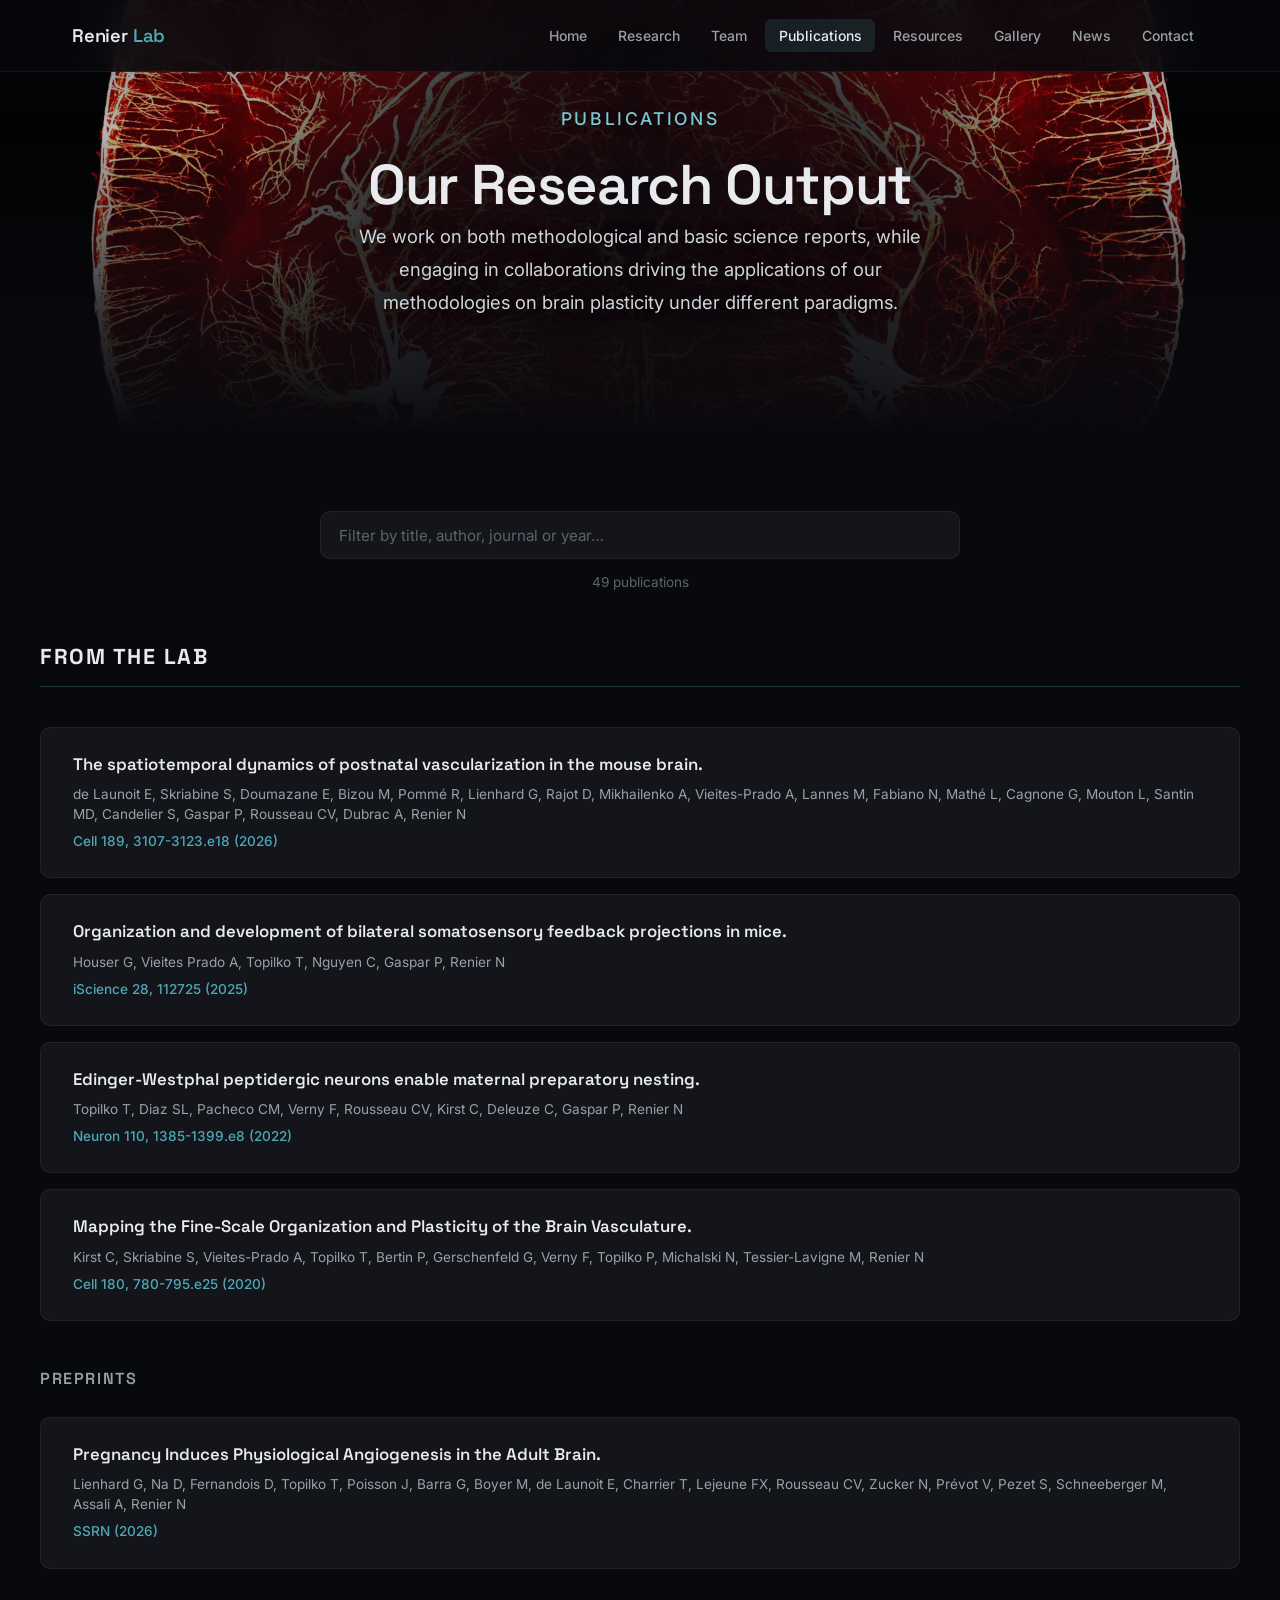
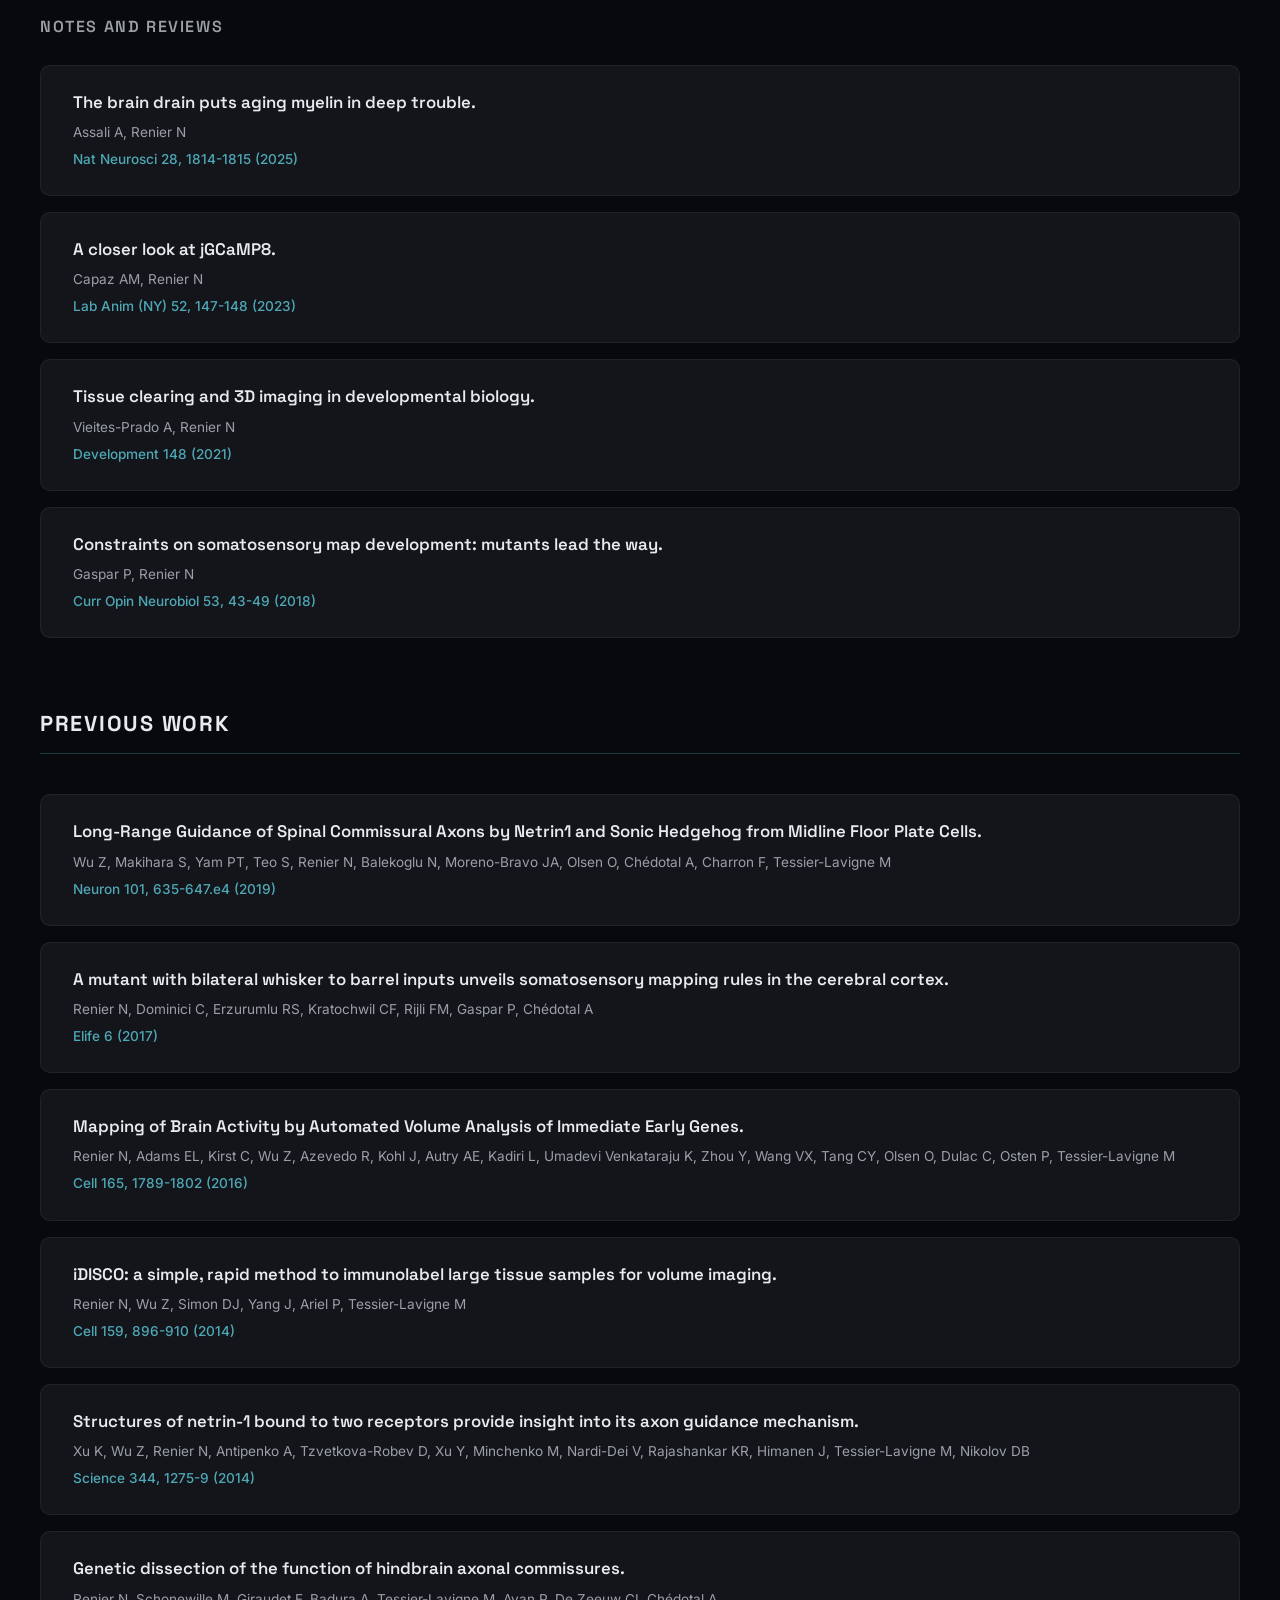
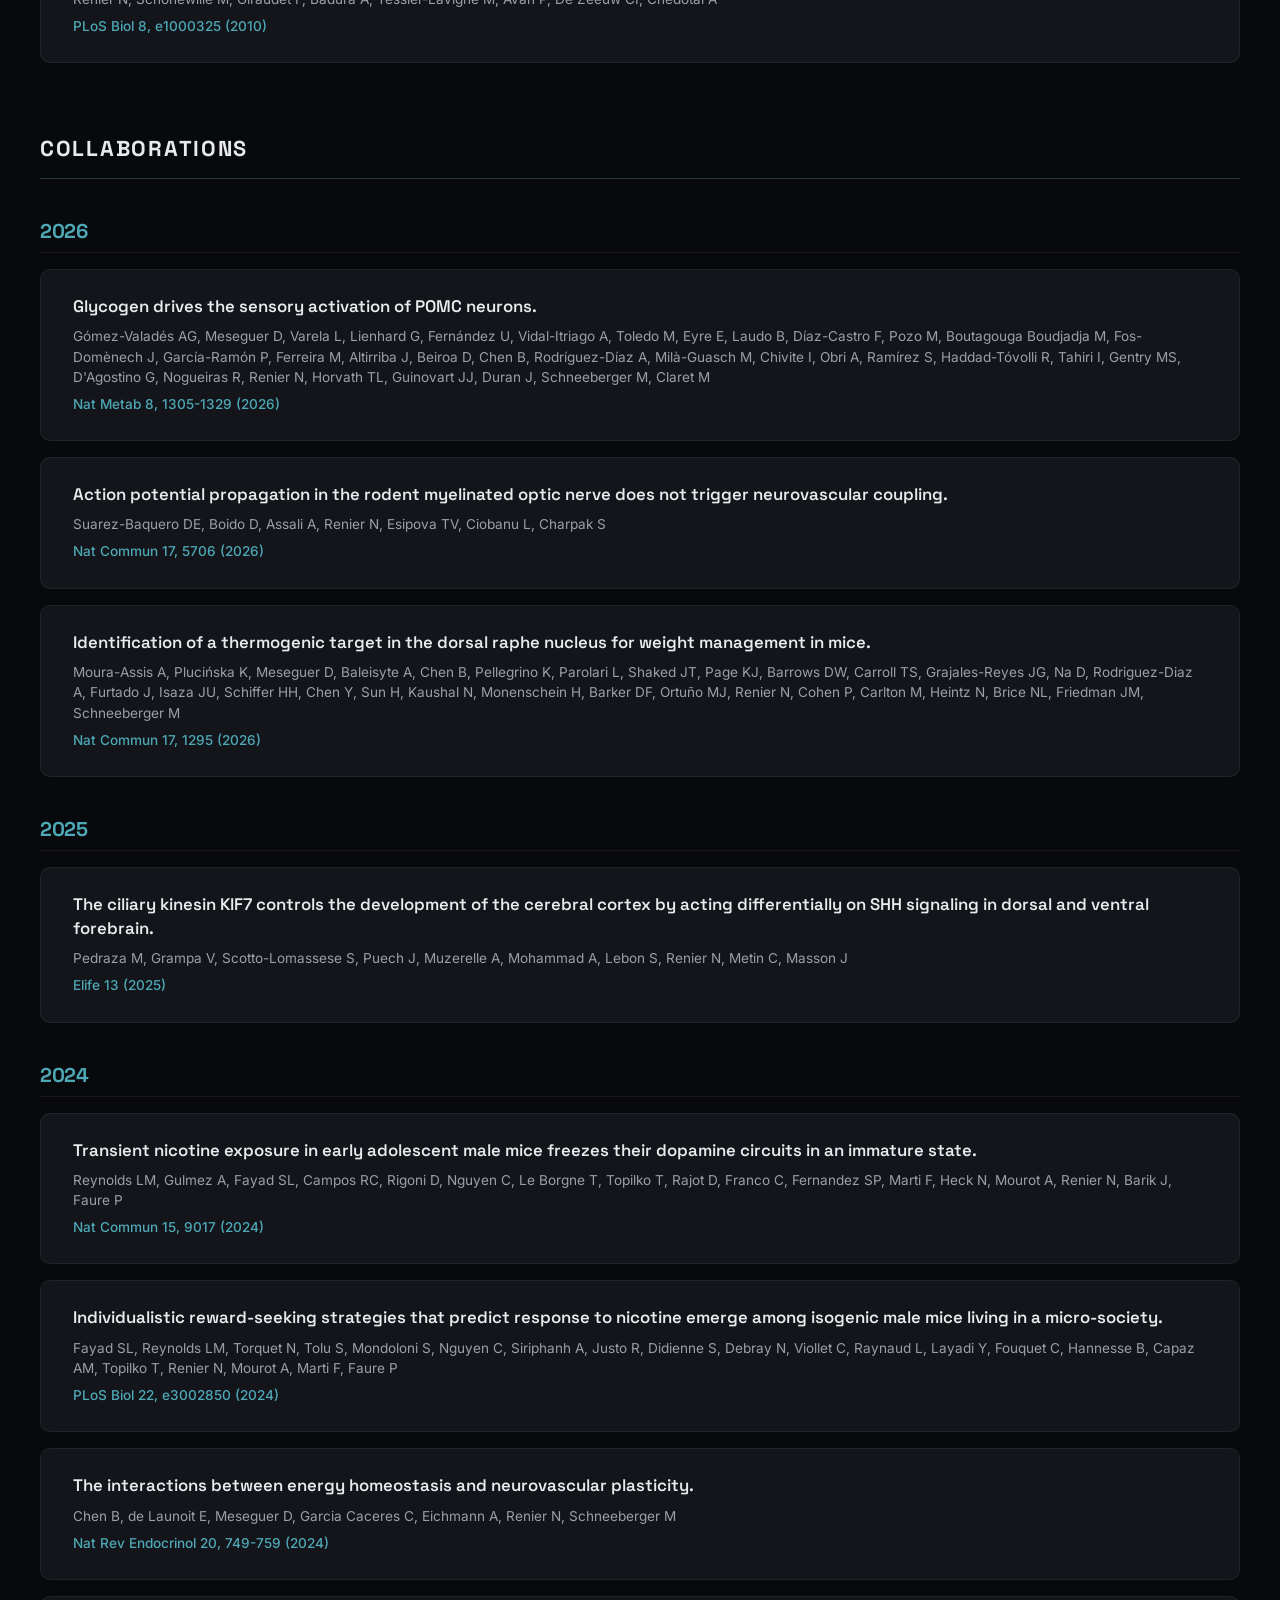
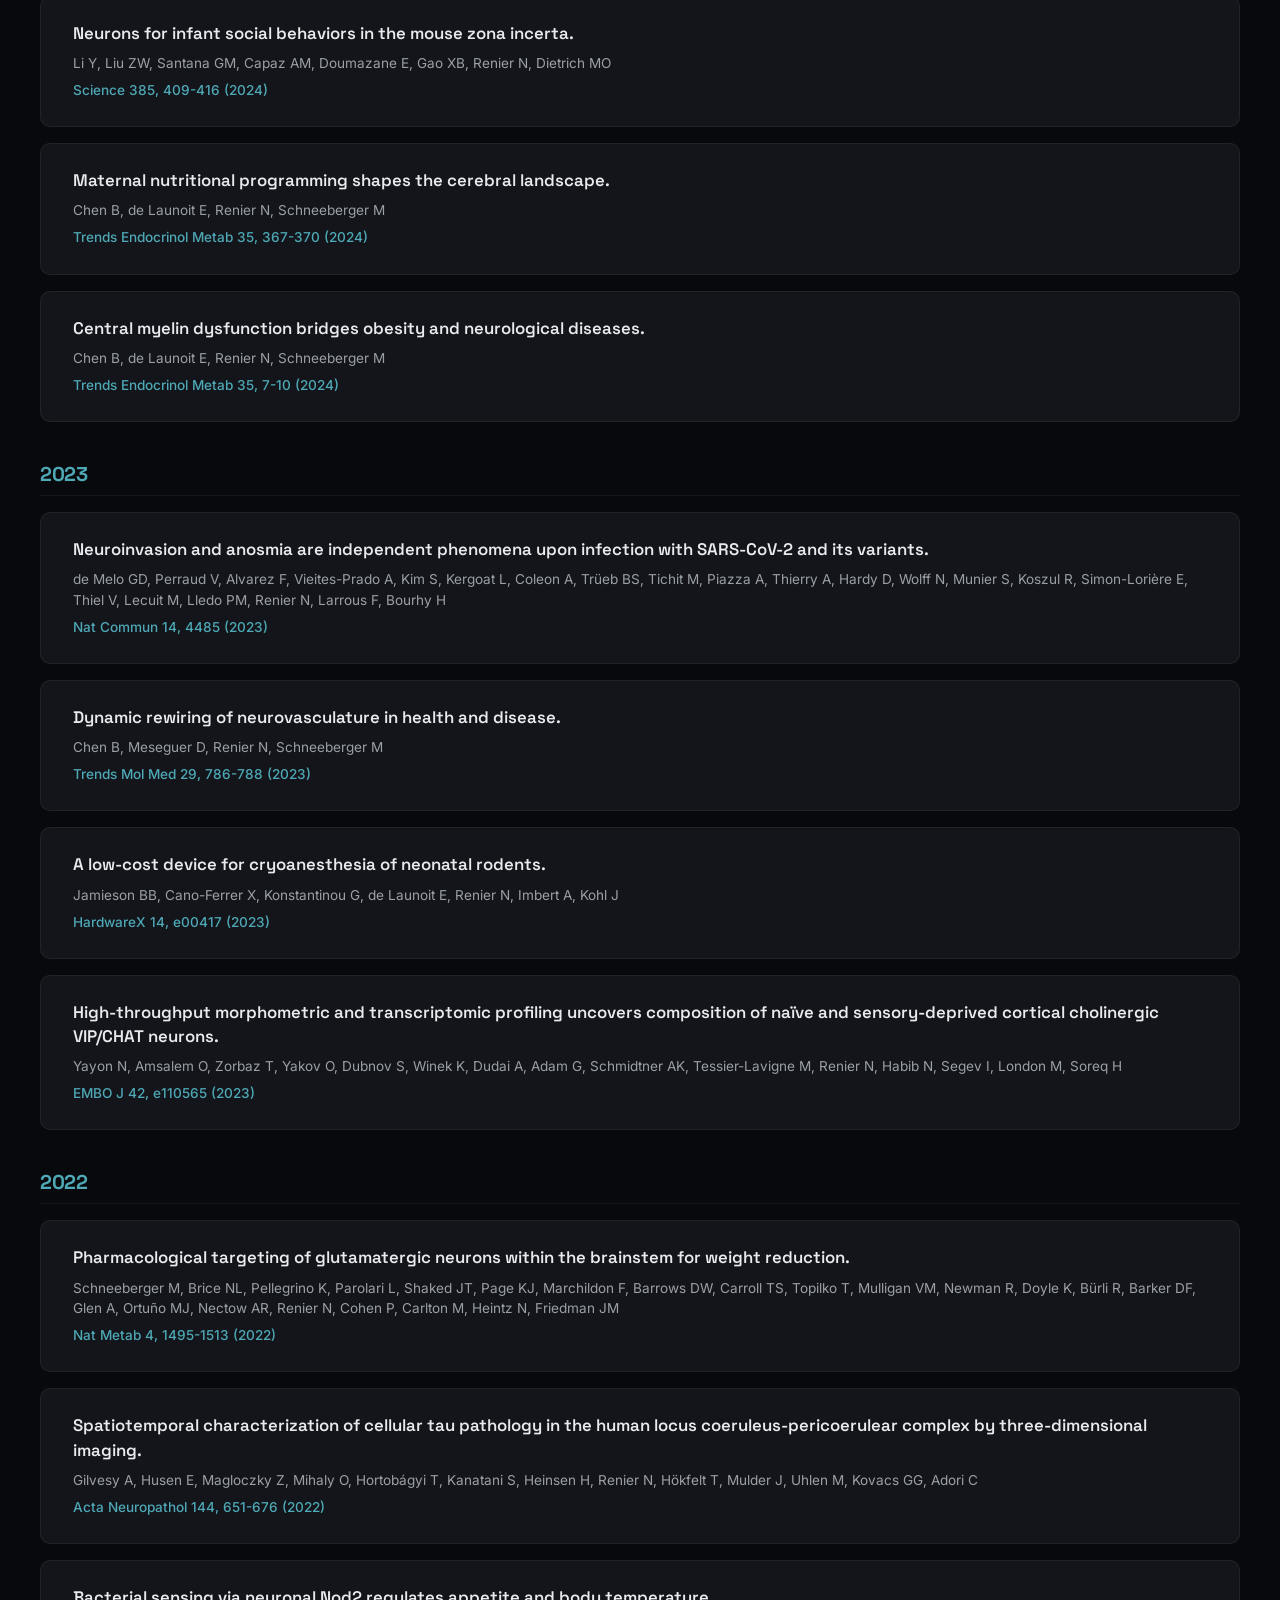
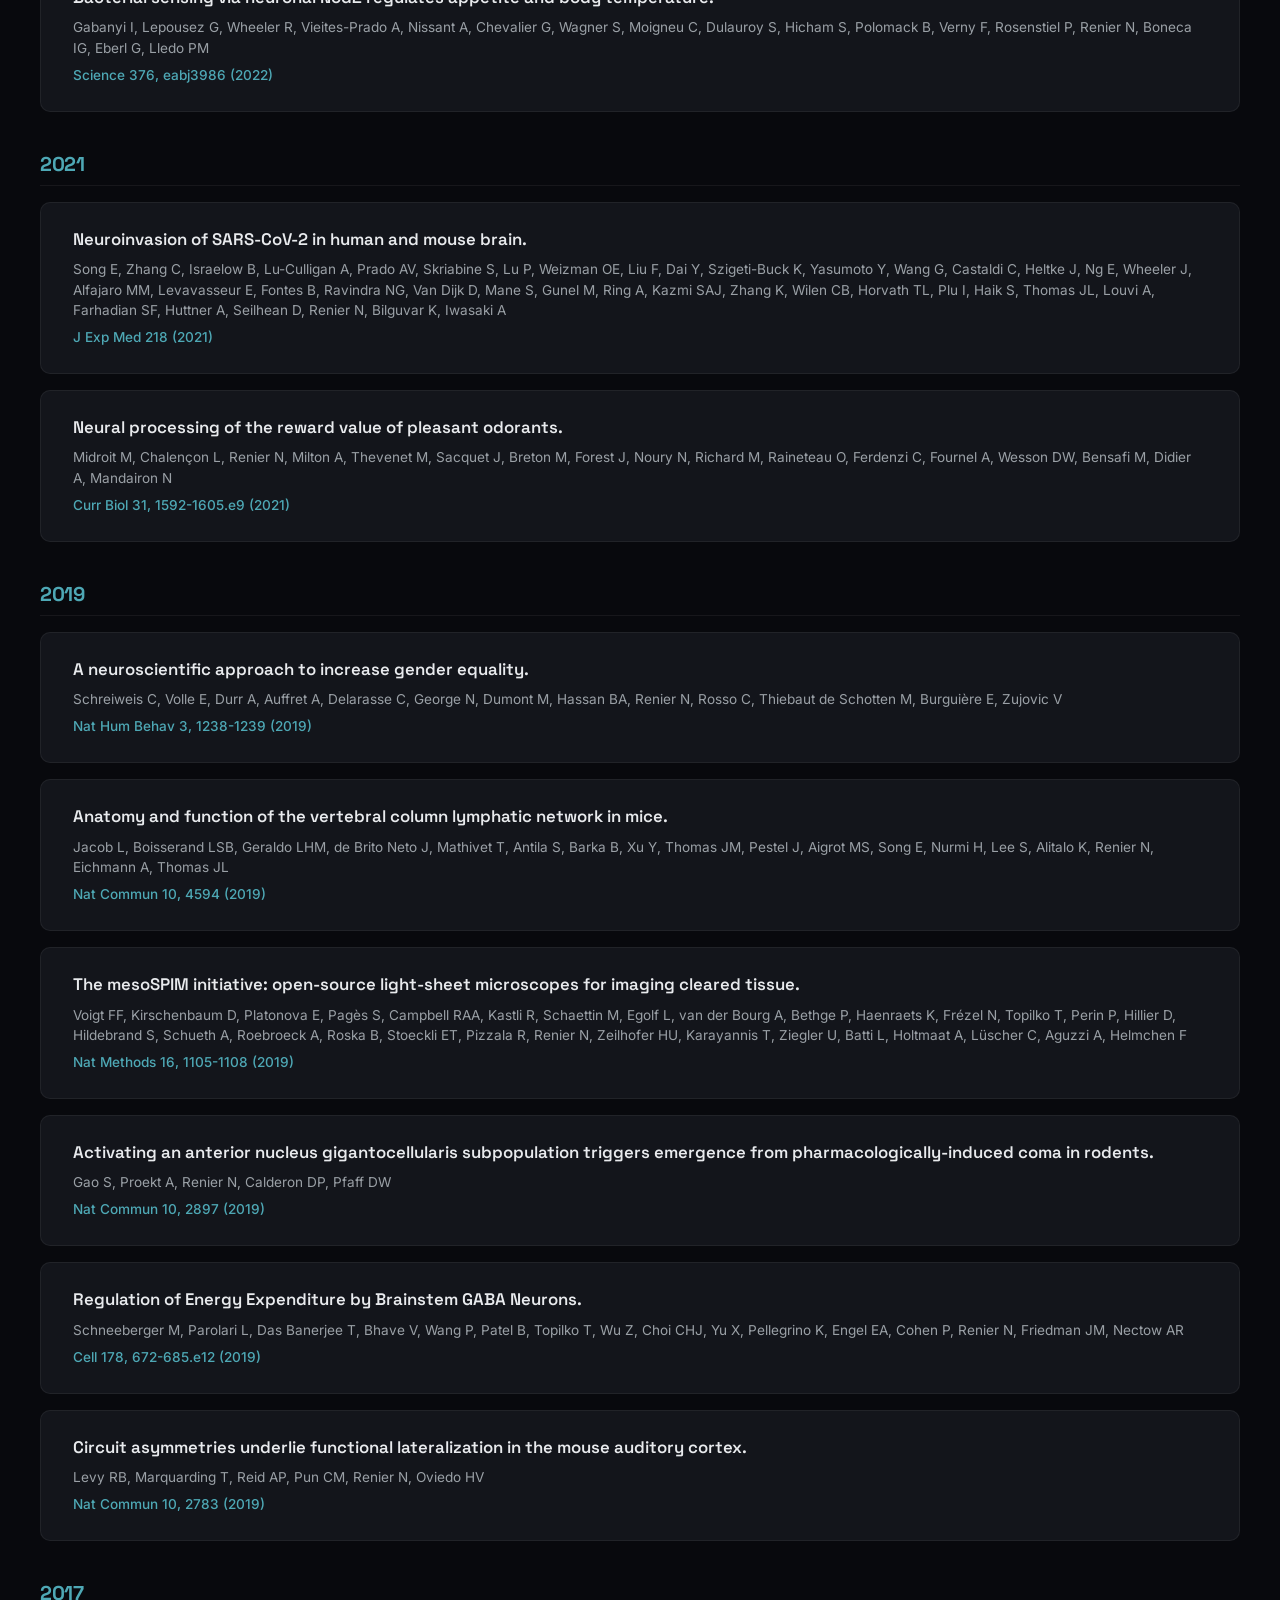
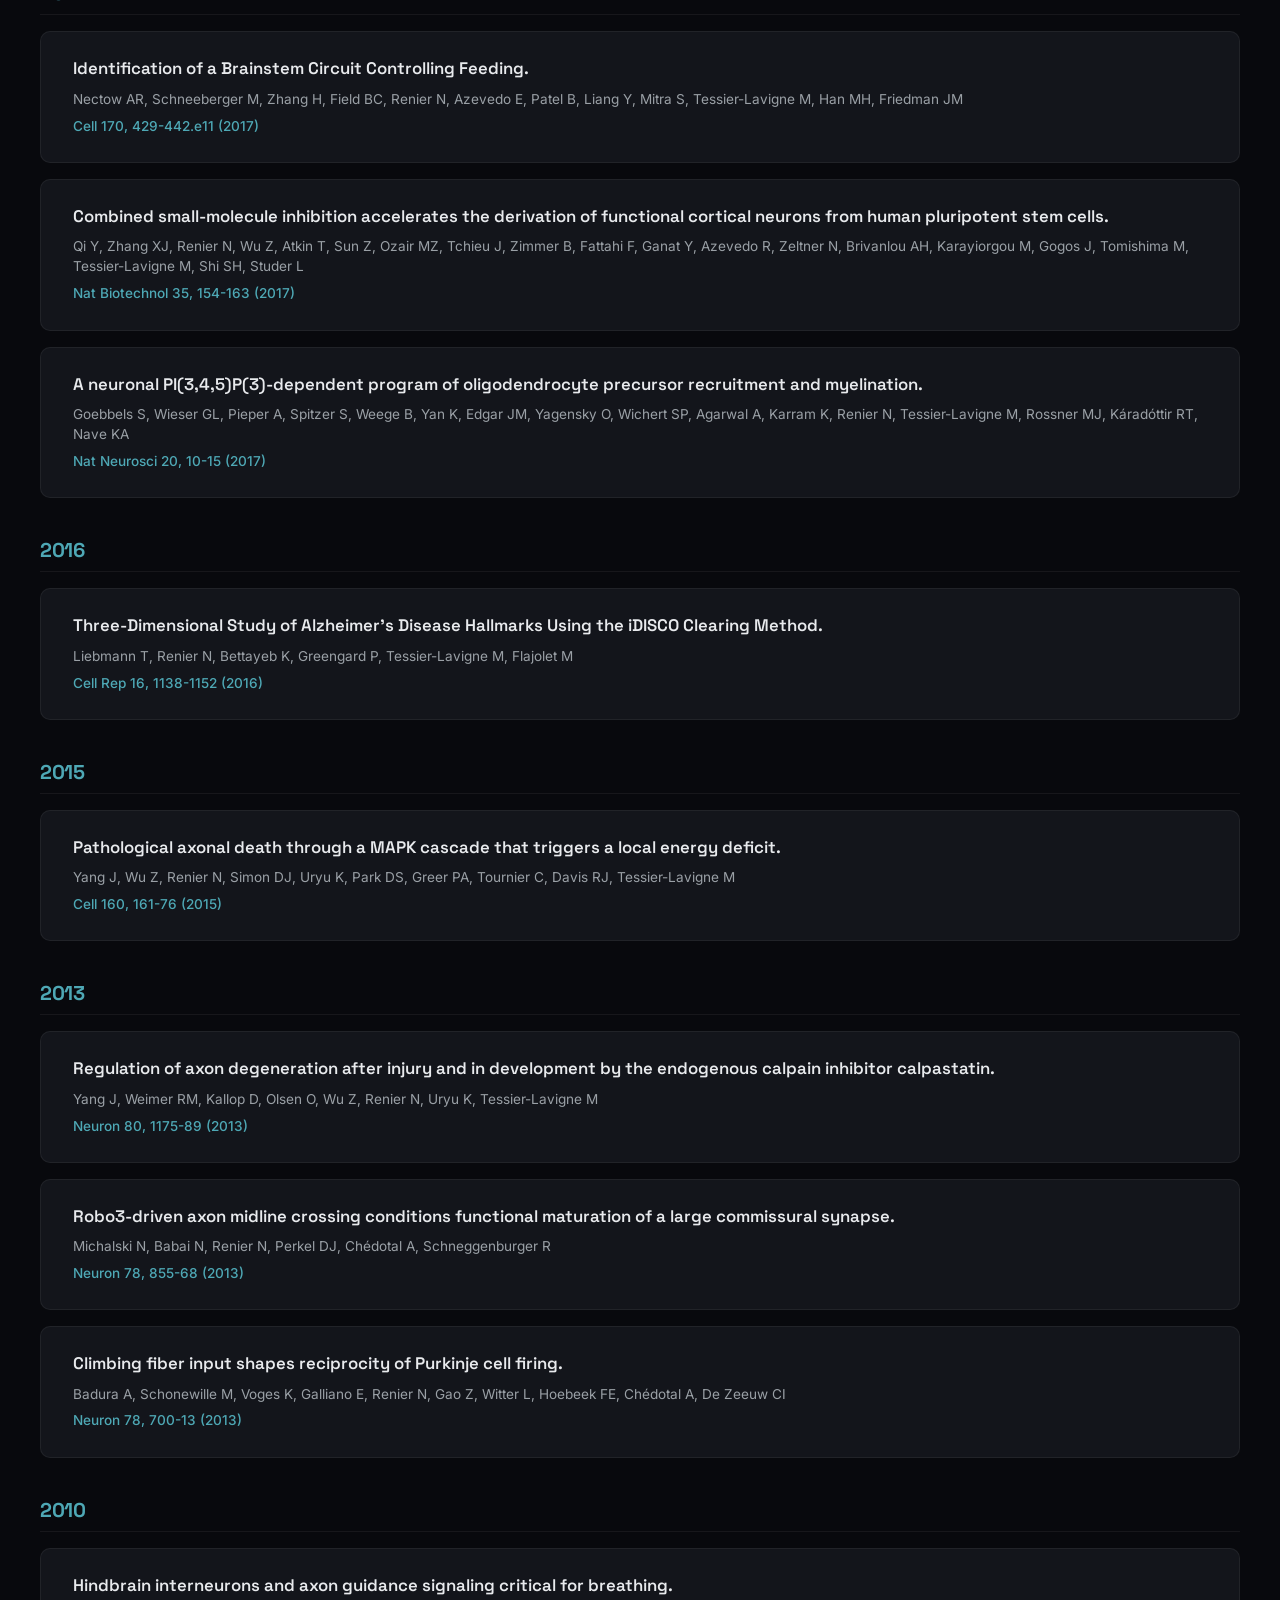
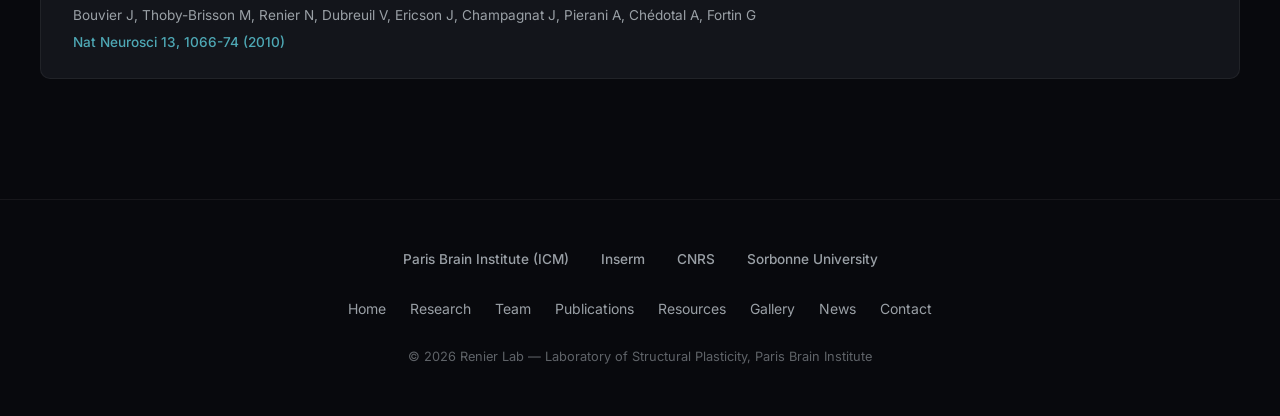
<file: site/publications.html>
<!DOCTYPE html>
<html lang="en">
<head>
  <meta charset="UTF-8">
  <meta name="viewport" content="width=device-width, initial-scale=1.0">
  <title>Publications — Renier Lab</title>
  <meta name="description" content="Publications from the Renier Lab at the Paris Brain Institute.">
  <link rel="canonical" href="https://renier-lab.com/publications">
  <link rel="icon" href="favicon.svg" type="image/svg+xml">
  <link rel="apple-touch-icon" href="apple-touch-icon.png">
  <meta name="theme-color" content="#08090d">
  <meta property="og:type" content="website">
  <meta property="og:site_name" content="Renier Lab">
  <meta property="og:title" content="Publications — Renier Lab">
  <meta property="og:description" content="Publications from the Renier Lab at the Paris Brain Institute.">
  <meta property="og:url" content="https://renier-lab.com/publications">
  <meta property="og:image" content="https://renier-lab.com/og-image.jpg">
  <meta property="og:image:width" content="1200">
  <meta property="og:image:height" content="630">
  <meta name="twitter:card" content="summary_large_image">
  <meta name="twitter:title" content="Publications — Renier Lab">
  <meta name="twitter:description" content="Publications from the Renier Lab at the Paris Brain Institute.">
  <meta name="twitter:image" content="https://renier-lab.com/og-image.jpg">
  <link rel="preconnect" href="https://fonts.googleapis.com">
  <link rel="preconnect" href="https://fonts.gstatic.com" crossorigin>
  <link href="https://fonts.googleapis.com/css2?family=Inter:wght@400;500;600&family=Space+Grotesk:wght@500;600;700&display=swap" rel="stylesheet">
  <link rel="stylesheet" href="css/style.css">
</head>
<body>
  <a class="skip-link" href="#main">Skip to content</a>
  <nav class="nav">
    <div class="nav-inner">
      <a href="/" class="nav-logo">Renier <span>Lab</span></a>
      <ul class="nav-links">
        <li><a href="/">Home</a></li>
        <li><a href="/research">Research</a></li>
        <li><a href="/team">Team</a></li>
        <li><a href="/publications" class="active">Publications</a></li>
        <li><a href="/resources">Resources</a></li>
        <li><a href="/gallery">Gallery</a></li>
        <li><a href="/news">News</a></li>
        <li><a href="/contact">Contact</a></li>
      </ul>
      <button class="nav-toggle" aria-label="Toggle menu">&#9776;</button>
    </div>
  </nav>

  <main id="main">

  <section class="page-hero">
    <div class="hero-bg" style="background-image: url('images/hero/lightnings.jpg');"></div>
    <div class="hero-content">
      <p class="hero-subtitle">Publications</p>
      <h1>Our Research Output</h1>
      <p class="hero-description">We work on both methodological and basic science reports, while engaging in collaborations driving the applications of our methodologies on brain plasticity under different paradigms.</p>
    </div>
  </section>

  <section class="section">
    <div class="section-inner">
      <div class="pub-filter">
        <label class="visually-hidden" for="pub-search">Search publications</label>
        <input type="search" id="pub-search" placeholder="Filter by title, author, journal or year…" autocomplete="off">
        <p class="pub-count" id="pub-count" aria-live="polite"></p>
      </div>

      <!-- PUBLICATIONS:START — generated by tools/build_publications.py from publications.json -->
      <div class="pub-section">
        <h2 class="pub-section-title">From the Lab</h2>
        <div class="pub-list fade-in">
          <div class="pub-item">
            <p class="pub-title"><a href="https://doi.org/10.1016/j.cell.2026.03.013" target="_blank" rel="noopener">The spatiotemporal dynamics of postnatal vascularization in the mouse brain.</a></p>
            <p class="pub-authors">de Launoit E, Skriabine S, Doumazane E, Bizou M, Pommé R, Lienhard G, Rajot D, Mikhailenko A, Vieites-Prado A, Lannes M, Fabiano N, Mathé L, Cagnone G, Mouton L, Santin MD, Candelier S, Gaspar P, Rousseau CV, Dubrac A, Renier N</p>
            <p class="pub-journal">Cell 189, 3107-3123.e18 (2026)</p>
          </div>
          <div class="pub-item">
            <p class="pub-title"><a href="https://doi.org/10.1016/j.isci.2025.112725" target="_blank" rel="noopener">Organization and development of bilateral somatosensory feedback projections in mice.</a></p>
            <p class="pub-authors">Houser G, Vieites Prado A, Topilko T, Nguyen C, Gaspar P, Renier N</p>
            <p class="pub-journal">iScience 28, 112725 (2025)</p>
          </div>
          <div class="pub-item">
            <p class="pub-title"><a href="https://doi.org/10.1016/j.neuron.2022.01.012" target="_blank" rel="noopener">Edinger-Westphal peptidergic neurons enable maternal preparatory nesting.</a></p>
            <p class="pub-authors">Topilko T, Diaz SL, Pacheco CM, Verny F, Rousseau CV, Kirst C, Deleuze C, Gaspar P, Renier N</p>
            <p class="pub-journal">Neuron 110, 1385-1399.e8 (2022)</p>
          </div>
          <div class="pub-item">
            <p class="pub-title"><a href="https://doi.org/10.1016/j.cell.2020.01.028" target="_blank" rel="noopener">Mapping the Fine-Scale Organization and Plasticity of the Brain Vasculature.</a></p>
            <p class="pub-authors">Kirst C, Skriabine S, Vieites-Prado A, Topilko T, Bertin P, Gerschenfeld G, Verny F, Topilko P, Michalski N, Tessier-Lavigne M, Renier N</p>
            <p class="pub-journal">Cell 180, 780-795.e25 (2020)</p>
          </div>
        </div>
        <div class="pub-subsection">
          <h3 class="pub-subsection-title">Preprints</h3>
          <div class="pub-list fade-in">
            <div class="pub-item">
              <p class="pub-title"><a href="https://doi.org/10.2139/ssrn.6997562" target="_blank" rel="noopener">Pregnancy Induces Physiological Angiogenesis in the Adult Brain.</a></p>
              <p class="pub-authors">Lienhard G, Na D, Fernandois D, Topilko T, Poisson J, Barra G, Boyer M, de Launoit E, Charrier T, Lejeune FX, Rousseau CV, Zucker N, Prévot V, Pezet S, Schneeberger M, Assali A, Renier N</p>
              <p class="pub-journal">SSRN (2026)</p>
            </div>
          </div>
        </div>
        <div class="pub-subsection">
          <h3 class="pub-subsection-title">Notes and Reviews</h3>
          <div class="pub-list fade-in">
            <div class="pub-item">
              <p class="pub-title"><a href="https://doi.org/10.1038/s41593-025-02028-8" target="_blank" rel="noopener">The brain drain puts aging myelin in deep trouble.</a></p>
              <p class="pub-authors">Assali A, Renier N</p>
              <p class="pub-journal">Nat Neurosci 28, 1814-1815 (2025)</p>
            </div>
            <div class="pub-item">
              <p class="pub-title"><a href="https://doi.org/10.1038/s41684-023-01201-5" target="_blank" rel="noopener">A closer look at jGCaMP8.</a></p>
              <p class="pub-authors">Capaz AM, Renier N</p>
              <p class="pub-journal">Lab Anim (NY) 52, 147-148 (2023)</p>
            </div>
            <div class="pub-item">
              <p class="pub-title"><a href="https://doi.org/10.1242/dev.199369" target="_blank" rel="noopener">Tissue clearing and 3D imaging in developmental biology.</a></p>
              <p class="pub-authors">Vieites-Prado A, Renier N</p>
              <p class="pub-journal">Development 148 (2021)</p>
            </div>
            <div class="pub-item">
              <p class="pub-title"><a href="https://doi.org/10.1016/j.conb.2018.04.028" target="_blank" rel="noopener">Constraints on somatosensory map development: mutants lead the way.</a></p>
              <p class="pub-authors">Gaspar P, Renier N</p>
              <p class="pub-journal">Curr Opin Neurobiol 53, 43-49 (2018)</p>
            </div>
          </div>
        </div>
      </div>
      <div class="pub-section">
        <h2 class="pub-section-title">Previous Work</h2>
        <div class="pub-list fade-in">
          <div class="pub-item">
            <p class="pub-title"><a href="https://doi.org/10.1016/j.neuron.2018.12.025" target="_blank" rel="noopener">Long-Range Guidance of Spinal Commissural Axons by Netrin1 and Sonic Hedgehog from Midline Floor Plate Cells.</a></p>
            <p class="pub-authors">Wu Z, Makihara S, Yam PT, Teo S, Renier N, Balekoglu N, Moreno-Bravo JA, Olsen O, Chédotal A, Charron F, Tessier-Lavigne M</p>
            <p class="pub-journal">Neuron 101, 635-647.e4 (2019)</p>
          </div>
          <div class="pub-item">
            <p class="pub-title"><a href="https://doi.org/10.7554/eLife.23494" target="_blank" rel="noopener">A mutant with bilateral whisker to barrel inputs unveils somatosensory mapping rules in the cerebral cortex.</a></p>
            <p class="pub-authors">Renier N, Dominici C, Erzurumlu RS, Kratochwil CF, Rijli FM, Gaspar P, Chédotal A</p>
            <p class="pub-journal">Elife 6 (2017)</p>
          </div>
          <div class="pub-item">
            <p class="pub-title"><a href="https://doi.org/10.1016/j.cell.2016.05.007" target="_blank" rel="noopener">Mapping of Brain Activity by Automated Volume Analysis of Immediate Early Genes.</a></p>
            <p class="pub-authors">Renier N, Adams EL, Kirst C, Wu Z, Azevedo R, Kohl J, Autry AE, Kadiri L, Umadevi Venkataraju K, Zhou Y, Wang VX, Tang CY, Olsen O, Dulac C, Osten P, Tessier-Lavigne M</p>
            <p class="pub-journal">Cell 165, 1789-1802 (2016)</p>
          </div>
          <div class="pub-item">
            <p class="pub-title"><a href="https://doi.org/10.1016/j.cell.2014.10.010" target="_blank" rel="noopener">iDISCO: a simple, rapid method to immunolabel large tissue samples for volume imaging.</a></p>
            <p class="pub-authors">Renier N, Wu Z, Simon DJ, Yang J, Ariel P, Tessier-Lavigne M</p>
            <p class="pub-journal">Cell 159, 896-910 (2014)</p>
          </div>
          <div class="pub-item">
            <p class="pub-title"><a href="https://doi.org/10.1126/science.1255149" target="_blank" rel="noopener">Structures of netrin-1 bound to two receptors provide insight into its axon guidance mechanism.</a></p>
            <p class="pub-authors">Xu K, Wu Z, Renier N, Antipenko A, Tzvetkova-Robev D, Xu Y, Minchenko M, Nardi-Dei V, Rajashankar KR, Himanen J, Tessier-Lavigne M, Nikolov DB</p>
            <p class="pub-journal">Science 344, 1275-9 (2014)</p>
          </div>
          <div class="pub-item">
            <p class="pub-title"><a href="https://doi.org/10.1371/journal.pbio.1000325" target="_blank" rel="noopener">Genetic dissection of the function of hindbrain axonal commissures.</a></p>
            <p class="pub-authors">Renier N, Schonewille M, Giraudet F, Badura A, Tessier-Lavigne M, Avan P, De Zeeuw CI, Chédotal A</p>
            <p class="pub-journal">PLoS Biol 8, e1000325 (2010)</p>
          </div>
        </div>
      </div>
      <div class="pub-section">
        <h2 class="pub-section-title">Collaborations</h2>
        <div class="pub-year-group fade-in">
          <h4 class="pub-year">2026</h4>
          <div class="pub-list">
            <div class="pub-item">
              <p class="pub-title"><a href="https://doi.org/10.1038/s42255-026-01535-7" target="_blank" rel="noopener">Glycogen drives the sensory activation of POMC neurons.</a></p>
              <p class="pub-authors">Gómez-Valadés AG, Meseguer D, Varela L, Lienhard G, Fernández U, Vidal-Itriago A, Toledo M, Eyre E, Laudo B, Díaz-Castro F, Pozo M, Boutagouga Boudjadja M, Fos-Domènech J, García-Ramón P, Ferreira M, Altirriba J, Beiroa D, Chen B, Rodríguez-Díaz A, Milà-Guasch M, Chivite I, Obri A, Ramírez S, Haddad-Tóvolli R, Tahiri I, Gentry MS, D&#x27;Agostino G, Nogueiras R, Renier N, Horvath TL, Guinovart JJ, Duran J, Schneeberger M, Claret M</p>
              <p class="pub-journal">Nat Metab 8, 1305-1329 (2026)</p>
            </div>
            <div class="pub-item">
              <p class="pub-title"><a href="https://doi.org/10.1038/s41467-026-71656-w" target="_blank" rel="noopener">Action potential propagation in the rodent myelinated optic nerve does not trigger neurovascular coupling.</a></p>
              <p class="pub-authors">Suarez-Baquero DE, Boido D, Assali A, Renier N, Esipova TV, Ciobanu L, Charpak S</p>
              <p class="pub-journal">Nat Commun 17, 5706 (2026)</p>
            </div>
            <div class="pub-item">
              <p class="pub-title"><a href="https://doi.org/10.1038/s41467-025-68056-x" target="_blank" rel="noopener">Identification of a thermogenic target in the dorsal raphe nucleus for weight management in mice.</a></p>
              <p class="pub-authors">Moura-Assis A, Plucińska K, Meseguer D, Baleisyte A, Chen B, Pellegrino K, Parolari L, Shaked JT, Page KJ, Barrows DW, Carroll TS, Grajales-Reyes JG, Na D, Rodriguez-Diaz A, Furtado J, Isaza JU, Schiffer HH, Chen Y, Sun H, Kaushal N, Monenschein H, Barker DF, Ortuño MJ, Renier N, Cohen P, Carlton M, Heintz N, Brice NL, Friedman JM, Schneeberger M</p>
              <p class="pub-journal">Nat Commun 17, 1295 (2026)</p>
            </div>
          </div>
        </div>
        <div class="pub-year-group fade-in">
          <h4 class="pub-year">2025</h4>
          <div class="pub-list">
            <div class="pub-item">
              <p class="pub-title"><a href="https://doi.org/10.7554/eLife.100328" target="_blank" rel="noopener">The ciliary kinesin KIF7 controls the development of the cerebral cortex by acting differentially on SHH signaling in dorsal and ventral forebrain.</a></p>
              <p class="pub-authors">Pedraza M, Grampa V, Scotto-Lomassese S, Puech J, Muzerelle A, Mohammad A, Lebon S, Renier N, Metin C, Masson J</p>
              <p class="pub-journal">Elife 13 (2025)</p>
            </div>
          </div>
        </div>
        <div class="pub-year-group fade-in">
          <h4 class="pub-year">2024</h4>
          <div class="pub-list">
            <div class="pub-item">
              <p class="pub-title"><a href="https://doi.org/10.1038/s41467-024-53327-w" target="_blank" rel="noopener">Transient nicotine exposure in early adolescent male mice freezes their dopamine circuits in an immature state.</a></p>
              <p class="pub-authors">Reynolds LM, Gulmez A, Fayad SL, Campos RC, Rigoni D, Nguyen C, Le Borgne T, Topilko T, Rajot D, Franco C, Fernandez SP, Marti F, Heck N, Mourot A, Renier N, Barik J, Faure P</p>
              <p class="pub-journal">Nat Commun 15, 9017 (2024)</p>
            </div>
            <div class="pub-item">
              <p class="pub-title"><a href="https://doi.org/10.1371/journal.pbio.3002850" target="_blank" rel="noopener">Individualistic reward-seeking strategies that predict response to nicotine emerge among isogenic male mice living in a micro-society.</a></p>
              <p class="pub-authors">Fayad SL, Reynolds LM, Torquet N, Tolu S, Mondoloni S, Nguyen C, Siriphanh A, Justo R, Didienne S, Debray N, Viollet C, Raynaud L, Layadi Y, Fouquet C, Hannesse B, Capaz AM, Topilko T, Renier N, Mourot A, Marti F, Faure P</p>
              <p class="pub-journal">PLoS Biol 22, e3002850 (2024)</p>
            </div>
            <div class="pub-item">
              <p class="pub-title"><a href="https://doi.org/10.1038/s41574-024-01021-8" target="_blank" rel="noopener">The interactions between energy homeostasis and neurovascular plasticity.</a></p>
              <p class="pub-authors">Chen B, de Launoit E, Meseguer D, Garcia Caceres C, Eichmann A, Renier N, Schneeberger M</p>
              <p class="pub-journal">Nat Rev Endocrinol 20, 749-759 (2024)</p>
            </div>
            <div class="pub-item">
              <p class="pub-title"><a href="https://doi.org/10.1126/science.adk7411" target="_blank" rel="noopener">Neurons for infant social behaviors in the mouse zona incerta.</a></p>
              <p class="pub-authors">Li Y, Liu ZW, Santana GM, Capaz AM, Doumazane E, Gao XB, Renier N, Dietrich MO</p>
              <p class="pub-journal">Science 385, 409-416 (2024)</p>
            </div>
            <div class="pub-item">
              <p class="pub-title"><a href="https://doi.org/10.1016/j.tem.2023.10.008" target="_blank" rel="noopener">Maternal nutritional programming shapes the cerebral landscape.</a></p>
              <p class="pub-authors">Chen B, de Launoit E, Renier N, Schneeberger M</p>
              <p class="pub-journal">Trends Endocrinol Metab 35, 367-370 (2024)</p>
            </div>
            <div class="pub-item">
              <p class="pub-title"><a href="https://doi.org/10.1016/j.tem.2023.09.004" target="_blank" rel="noopener">Central myelin dysfunction bridges obesity and neurological diseases.</a></p>
              <p class="pub-authors">Chen B, de Launoit E, Renier N, Schneeberger M</p>
              <p class="pub-journal">Trends Endocrinol Metab 35, 7-10 (2024)</p>
            </div>
          </div>
        </div>
        <div class="pub-year-group fade-in">
          <h4 class="pub-year">2023</h4>
          <div class="pub-list">
            <div class="pub-item">
              <p class="pub-title"><a href="https://doi.org/10.1038/s41467-023-40228-7" target="_blank" rel="noopener">Neuroinvasion and anosmia are independent phenomena upon infection with SARS-CoV-2 and its variants.</a></p>
              <p class="pub-authors">de Melo GD, Perraud V, Alvarez F, Vieites-Prado A, Kim S, Kergoat L, Coleon A, Trüeb BS, Tichit M, Piazza A, Thierry A, Hardy D, Wolff N, Munier S, Koszul R, Simon-Lorière E, Thiel V, Lecuit M, Lledo PM, Renier N, Larrous F, Bourhy H</p>
              <p class="pub-journal">Nat Commun 14, 4485 (2023)</p>
            </div>
            <div class="pub-item">
              <p class="pub-title"><a href="https://doi.org/10.1016/j.molmed.2023.06.011" target="_blank" rel="noopener">Dynamic rewiring of neurovasculature in health and disease.</a></p>
              <p class="pub-authors">Chen B, Meseguer D, Renier N, Schneeberger M</p>
              <p class="pub-journal">Trends Mol Med 29, 786-788 (2023)</p>
            </div>
            <div class="pub-item">
              <p class="pub-title"><a href="https://doi.org/10.1016/j.ohx.2023.e00417" target="_blank" rel="noopener">A low-cost device for cryoanesthesia of neonatal rodents.</a></p>
              <p class="pub-authors">Jamieson BB, Cano-Ferrer X, Konstantinou G, de Launoit E, Renier N, Imbert A, Kohl J</p>
              <p class="pub-journal">HardwareX 14, e00417 (2023)</p>
            </div>
            <div class="pub-item">
              <p class="pub-title"><a href="https://doi.org/10.15252/embj.2021110565" target="_blank" rel="noopener">High-throughput morphometric and transcriptomic profiling uncovers composition of naïve and sensory-deprived cortical cholinergic VIP/CHAT neurons.</a></p>
              <p class="pub-authors">Yayon N, Amsalem O, Zorbaz T, Yakov O, Dubnov S, Winek K, Dudai A, Adam G, Schmidtner AK, Tessier-Lavigne M, Renier N, Habib N, Segev I, London M, Soreq H</p>
              <p class="pub-journal">EMBO J 42, e110565 (2023)</p>
            </div>
          </div>
        </div>
        <div class="pub-year-group fade-in">
          <h4 class="pub-year">2022</h4>
          <div class="pub-list">
            <div class="pub-item">
              <p class="pub-title"><a href="https://doi.org/10.1038/s42255-022-00677-8" target="_blank" rel="noopener">Pharmacological targeting of glutamatergic neurons within the brainstem for weight reduction.</a></p>
              <p class="pub-authors">Schneeberger M, Brice NL, Pellegrino K, Parolari L, Shaked JT, Page KJ, Marchildon F, Barrows DW, Carroll TS, Topilko T, Mulligan VM, Newman R, Doyle K, Bürli R, Barker DF, Glen A, Ortuño MJ, Nectow AR, Renier N, Cohen P, Carlton M, Heintz N, Friedman JM</p>
              <p class="pub-journal">Nat Metab 4, 1495-1513 (2022)</p>
            </div>
            <div class="pub-item">
              <p class="pub-title"><a href="https://doi.org/10.1007/s00401-022-02477-6" target="_blank" rel="noopener">Spatiotemporal characterization of cellular tau pathology in the human locus coeruleus-pericoerulear complex by three-dimensional imaging.</a></p>
              <p class="pub-authors">Gilvesy A, Husen E, Magloczky Z, Mihaly O, Hortobágyi T, Kanatani S, Heinsen H, Renier N, Hökfelt T, Mulder J, Uhlen M, Kovacs GG, Adori C</p>
              <p class="pub-journal">Acta Neuropathol 144, 651-676 (2022)</p>
            </div>
            <div class="pub-item">
              <p class="pub-title"><a href="https://doi.org/10.1126/science.abj3986" target="_blank" rel="noopener">Bacterial sensing via neuronal Nod2 regulates appetite and body temperature.</a></p>
              <p class="pub-authors">Gabanyi I, Lepousez G, Wheeler R, Vieites-Prado A, Nissant A, Chevalier G, Wagner S, Moigneu C, Dulauroy S, Hicham S, Polomack B, Verny F, Rosenstiel P, Renier N, Boneca IG, Eberl G, Lledo PM</p>
              <p class="pub-journal">Science 376, eabj3986 (2022)</p>
            </div>
          </div>
        </div>
        <div class="pub-year-group fade-in">
          <h4 class="pub-year">2021</h4>
          <div class="pub-list">
            <div class="pub-item">
              <p class="pub-title"><a href="https://doi.org/10.1084/jem.20202135" target="_blank" rel="noopener">Neuroinvasion of SARS-CoV-2 in human and mouse brain.</a></p>
              <p class="pub-authors">Song E, Zhang C, Israelow B, Lu-Culligan A, Prado AV, Skriabine S, Lu P, Weizman OE, Liu F, Dai Y, Szigeti-Buck K, Yasumoto Y, Wang G, Castaldi C, Heltke J, Ng E, Wheeler J, Alfajaro MM, Levavasseur E, Fontes B, Ravindra NG, Van Dijk D, Mane S, Gunel M, Ring A, Kazmi SAJ, Zhang K, Wilen CB, Horvath TL, Plu I, Haik S, Thomas JL, Louvi A, Farhadian SF, Huttner A, Seilhean D, Renier N, Bilguvar K, Iwasaki A</p>
              <p class="pub-journal">J Exp Med 218 (2021)</p>
            </div>
            <div class="pub-item">
              <p class="pub-title"><a href="https://doi.org/10.1016/j.cub.2021.01.066" target="_blank" rel="noopener">Neural processing of the reward value of pleasant odorants.</a></p>
              <p class="pub-authors">Midroit M, Chalençon L, Renier N, Milton A, Thevenet M, Sacquet J, Breton M, Forest J, Noury N, Richard M, Raineteau O, Ferdenzi C, Fournel A, Wesson DW, Bensafi M, Didier A, Mandairon N</p>
              <p class="pub-journal">Curr Biol 31, 1592-1605.e9 (2021)</p>
            </div>
          </div>
        </div>
        <div class="pub-year-group fade-in">
          <h4 class="pub-year">2019</h4>
          <div class="pub-list">
            <div class="pub-item">
              <p class="pub-title"><a href="https://doi.org/10.1038/s41562-019-0755-7" target="_blank" rel="noopener">A neuroscientific approach to increase gender equality.</a></p>
              <p class="pub-authors">Schreiweis C, Volle E, Durr A, Auffret A, Delarasse C, George N, Dumont M, Hassan BA, Renier N, Rosso C, Thiebaut de Schotten M, Burguière E, Zujovic V</p>
              <p class="pub-journal">Nat Hum Behav 3, 1238-1239 (2019)</p>
            </div>
            <div class="pub-item">
              <p class="pub-title"><a href="https://doi.org/10.1038/s41467-019-12568-w" target="_blank" rel="noopener">Anatomy and function of the vertebral column lymphatic network in mice.</a></p>
              <p class="pub-authors">Jacob L, Boisserand LSB, Geraldo LHM, de Brito Neto J, Mathivet T, Antila S, Barka B, Xu Y, Thomas JM, Pestel J, Aigrot MS, Song E, Nurmi H, Lee S, Alitalo K, Renier N, Eichmann A, Thomas JL</p>
              <p class="pub-journal">Nat Commun 10, 4594 (2019)</p>
            </div>
            <div class="pub-item">
              <p class="pub-title"><a href="https://doi.org/10.1038/s41592-019-0554-0" target="_blank" rel="noopener">The mesoSPIM initiative: open-source light-sheet microscopes for imaging cleared tissue.</a></p>
              <p class="pub-authors">Voigt FF, Kirschenbaum D, Platonova E, Pagès S, Campbell RAA, Kastli R, Schaettin M, Egolf L, van der Bourg A, Bethge P, Haenraets K, Frézel N, Topilko T, Perin P, Hillier D, Hildebrand S, Schueth A, Roebroeck A, Roska B, Stoeckli ET, Pizzala R, Renier N, Zeilhofer HU, Karayannis T, Ziegler U, Batti L, Holtmaat A, Lüscher C, Aguzzi A, Helmchen F</p>
              <p class="pub-journal">Nat Methods 16, 1105-1108 (2019)</p>
            </div>
            <div class="pub-item">
              <p class="pub-title"><a href="https://doi.org/10.1038/s41467-019-10797-7" target="_blank" rel="noopener">Activating an anterior nucleus gigantocellularis subpopulation triggers emergence from pharmacologically-induced coma in rodents.</a></p>
              <p class="pub-authors">Gao S, Proekt A, Renier N, Calderon DP, Pfaff DW</p>
              <p class="pub-journal">Nat Commun 10, 2897 (2019)</p>
            </div>
            <div class="pub-item">
              <p class="pub-title"><a href="https://doi.org/10.1016/j.cell.2019.05.048" target="_blank" rel="noopener">Regulation of Energy Expenditure by Brainstem GABA Neurons.</a></p>
              <p class="pub-authors">Schneeberger M, Parolari L, Das Banerjee T, Bhave V, Wang P, Patel B, Topilko T, Wu Z, Choi CHJ, Yu X, Pellegrino K, Engel EA, Cohen P, Renier N, Friedman JM, Nectow AR</p>
              <p class="pub-journal">Cell 178, 672-685.e12 (2019)</p>
            </div>
            <div class="pub-item">
              <p class="pub-title"><a href="https://doi.org/10.1038/s41467-019-10690-3" target="_blank" rel="noopener">Circuit asymmetries underlie functional lateralization in the mouse auditory cortex.</a></p>
              <p class="pub-authors">Levy RB, Marquarding T, Reid AP, Pun CM, Renier N, Oviedo HV</p>
              <p class="pub-journal">Nat Commun 10, 2783 (2019)</p>
            </div>
          </div>
        </div>
        <div class="pub-year-group fade-in">
          <h4 class="pub-year">2017</h4>
          <div class="pub-list">
            <div class="pub-item">
              <p class="pub-title"><a href="https://doi.org/10.1016/j.cell.2017.06.045" target="_blank" rel="noopener">Identification of a Brainstem Circuit Controlling Feeding.</a></p>
              <p class="pub-authors">Nectow AR, Schneeberger M, Zhang H, Field BC, Renier N, Azevedo E, Patel B, Liang Y, Mitra S, Tessier-Lavigne M, Han MH, Friedman JM</p>
              <p class="pub-journal">Cell 170, 429-442.e11 (2017)</p>
            </div>
            <div class="pub-item">
              <p class="pub-title"><a href="https://doi.org/10.1038/nbt.3777" target="_blank" rel="noopener">Combined small-molecule inhibition accelerates the derivation of functional cortical neurons from human pluripotent stem cells.</a></p>
              <p class="pub-authors">Qi Y, Zhang XJ, Renier N, Wu Z, Atkin T, Sun Z, Ozair MZ, Tchieu J, Zimmer B, Fattahi F, Ganat Y, Azevedo R, Zeltner N, Brivanlou AH, Karayiorgou M, Gogos J, Tomishima M, Tessier-Lavigne M, Shi SH, Studer L</p>
              <p class="pub-journal">Nat Biotechnol 35, 154-163 (2017)</p>
            </div>
            <div class="pub-item">
              <p class="pub-title"><a href="https://doi.org/10.1038/nn.4425" target="_blank" rel="noopener">A neuronal PI(3,4,5)P(3)-dependent program of oligodendrocyte precursor recruitment and myelination.</a></p>
              <p class="pub-authors">Goebbels S, Wieser GL, Pieper A, Spitzer S, Weege B, Yan K, Edgar JM, Yagensky O, Wichert SP, Agarwal A, Karram K, Renier N, Tessier-Lavigne M, Rossner MJ, Káradóttir RT, Nave KA</p>
              <p class="pub-journal">Nat Neurosci 20, 10-15 (2017)</p>
            </div>
          </div>
        </div>
        <div class="pub-year-group fade-in">
          <h4 class="pub-year">2016</h4>
          <div class="pub-list">
            <div class="pub-item">
              <p class="pub-title"><a href="https://doi.org/10.1016/j.celrep.2016.06.060" target="_blank" rel="noopener">Three-Dimensional Study of Alzheimer&#x27;s Disease Hallmarks Using the iDISCO Clearing Method.</a></p>
              <p class="pub-authors">Liebmann T, Renier N, Bettayeb K, Greengard P, Tessier-Lavigne M, Flajolet M</p>
              <p class="pub-journal">Cell Rep 16, 1138-1152 (2016)</p>
            </div>
          </div>
        </div>
        <div class="pub-year-group fade-in">
          <h4 class="pub-year">2015</h4>
          <div class="pub-list">
            <div class="pub-item">
              <p class="pub-title"><a href="https://doi.org/10.1016/j.cell.2014.11.053" target="_blank" rel="noopener">Pathological axonal death through a MAPK cascade that triggers a local energy deficit.</a></p>
              <p class="pub-authors">Yang J, Wu Z, Renier N, Simon DJ, Uryu K, Park DS, Greer PA, Tournier C, Davis RJ, Tessier-Lavigne M</p>
              <p class="pub-journal">Cell 160, 161-76 (2015)</p>
            </div>
          </div>
        </div>
        <div class="pub-year-group fade-in">
          <h4 class="pub-year">2013</h4>
          <div class="pub-list">
            <div class="pub-item">
              <p class="pub-title"><a href="https://doi.org/10.1016/j.neuron.2013.08.034" target="_blank" rel="noopener">Regulation of axon degeneration after injury and in development by the endogenous calpain inhibitor calpastatin.</a></p>
              <p class="pub-authors">Yang J, Weimer RM, Kallop D, Olsen O, Wu Z, Renier N, Uryu K, Tessier-Lavigne M</p>
              <p class="pub-journal">Neuron 80, 1175-89 (2013)</p>
            </div>
            <div class="pub-item">
              <p class="pub-title"><a href="https://doi.org/10.1016/j.neuron.2013.04.006" target="_blank" rel="noopener">Robo3-driven axon midline crossing conditions functional maturation of a large commissural synapse.</a></p>
              <p class="pub-authors">Michalski N, Babai N, Renier N, Perkel DJ, Chédotal A, Schneggenburger R</p>
              <p class="pub-journal">Neuron 78, 855-68 (2013)</p>
            </div>
            <div class="pub-item">
              <p class="pub-title"><a href="https://doi.org/10.1016/j.neuron.2013.03.018" target="_blank" rel="noopener">Climbing fiber input shapes reciprocity of Purkinje cell firing.</a></p>
              <p class="pub-authors">Badura A, Schonewille M, Voges K, Galliano E, Renier N, Gao Z, Witter L, Hoebeek FE, Chédotal A, De Zeeuw CI</p>
              <p class="pub-journal">Neuron 78, 700-13 (2013)</p>
            </div>
          </div>
        </div>
        <div class="pub-year-group fade-in">
          <h4 class="pub-year">2010</h4>
          <div class="pub-list">
            <div class="pub-item">
              <p class="pub-title"><a href="https://doi.org/10.1038/nn.2622" target="_blank" rel="noopener">Hindbrain interneurons and axon guidance signaling critical for breathing.</a></p>
              <p class="pub-authors">Bouvier J, Thoby-Brisson M, Renier N, Dubreuil V, Ericson J, Champagnat J, Pierani A, Chédotal A, Fortin G</p>
              <p class="pub-journal">Nat Neurosci 13, 1066-74 (2010)</p>
            </div>
          </div>
        </div>
      </div>
      <!-- PUBLICATIONS:END -->
      </div>
  </section>

  </main>

  <footer class="footer">
    <div class="footer-inner">
      <div class="footer-institutions">
        <a href="https://institutducerveau-icm.org/en/" target="_blank" rel="noopener">Paris Brain Institute (ICM)</a>
        <a href="https://www.inserm.fr/en/" target="_blank" rel="noopener">Inserm</a>
        <a href="https://www.cnrs.fr/en" target="_blank" rel="noopener">CNRS</a>
        <a href="https://www.sorbonne-universite.fr/en" target="_blank" rel="noopener">Sorbonne University</a>
      </div>
      <ul class="footer-links">
        <li><a href="/">Home</a></li>
        <li><a href="/research">Research</a></li>
        <li><a href="/team">Team</a></li>
        <li><a href="/publications">Publications</a></li>
        <li><a href="/resources">Resources</a></li>
        <li><a href="/gallery">Gallery</a></li>
        <li><a href="/news">News</a></li>
        <li><a href="/contact">Contact</a></li>
      </ul>
      <p class="footer-text">&copy; 2026 Renier Lab — Laboratory of Structural Plasticity, Paris Brain Institute</p>
    </div>
  </footer>

  <script src="js/main.js"></script>
</body>
</html>
</file>
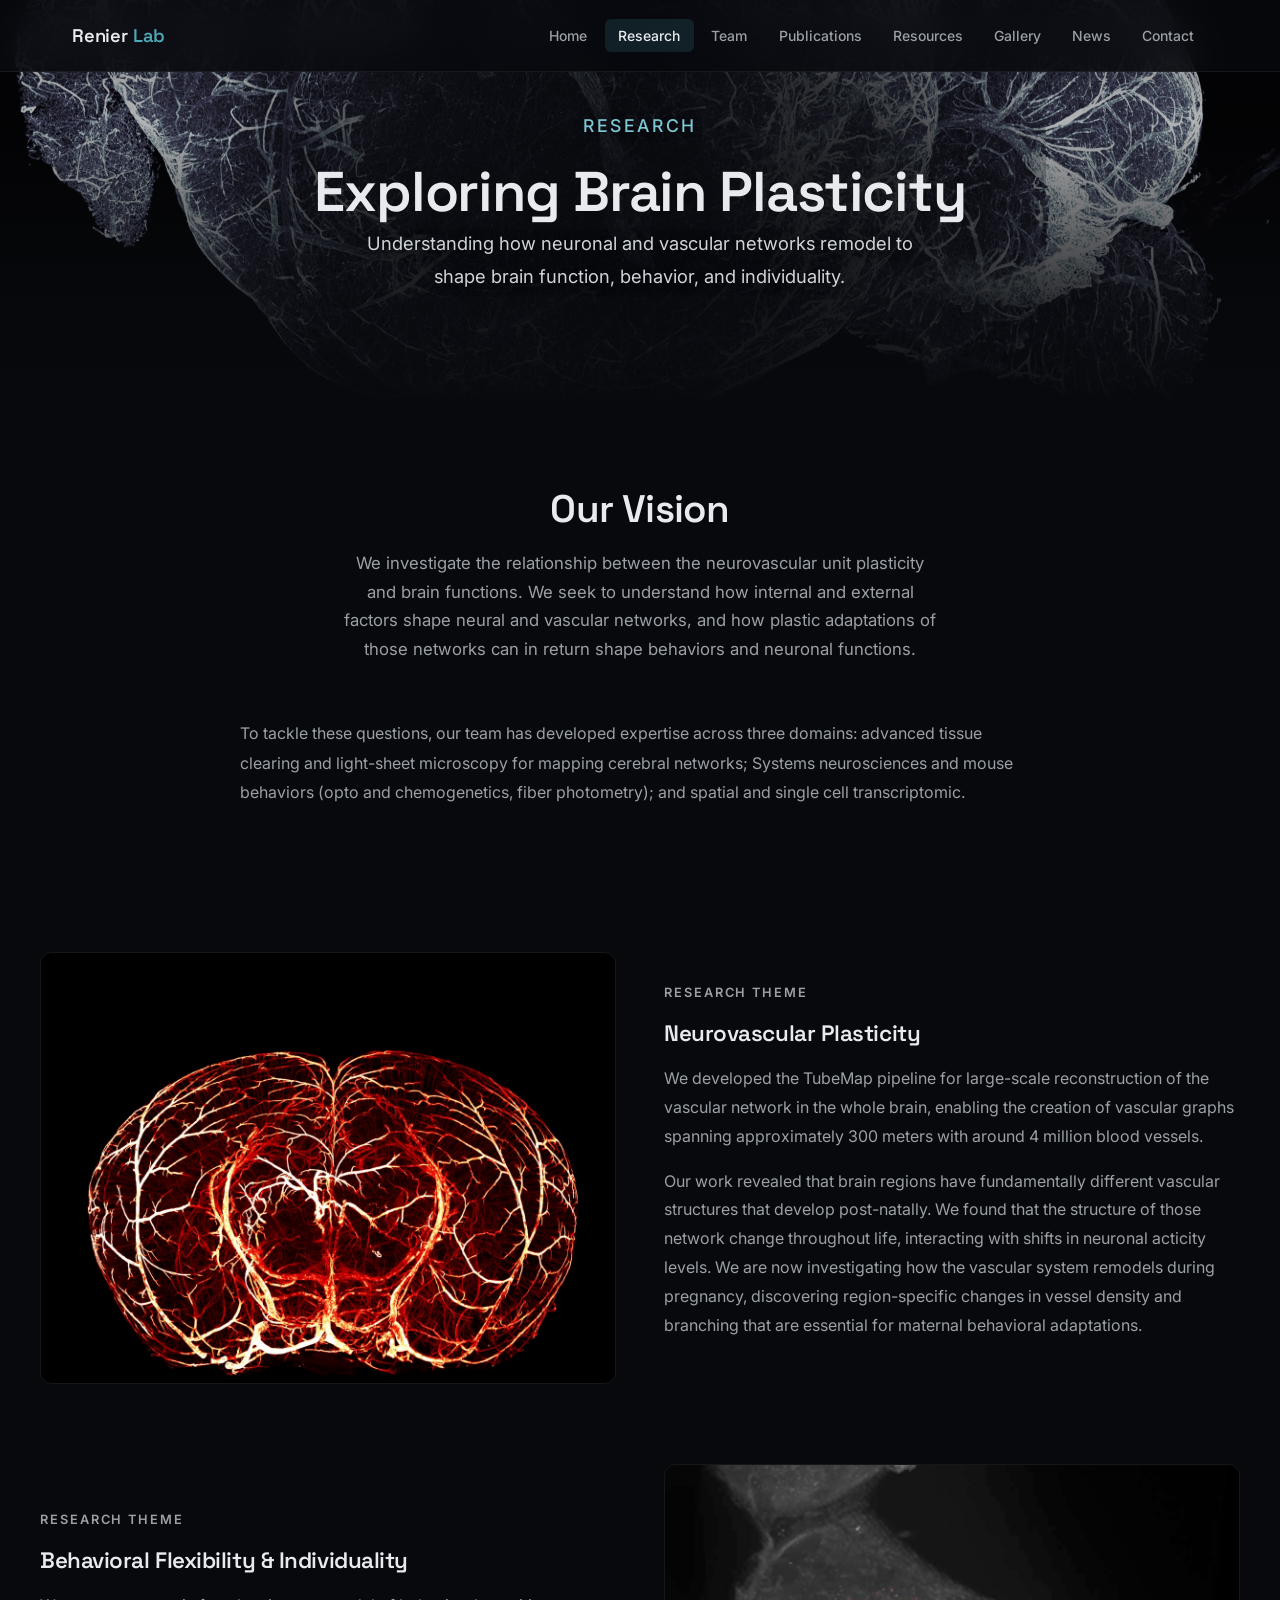
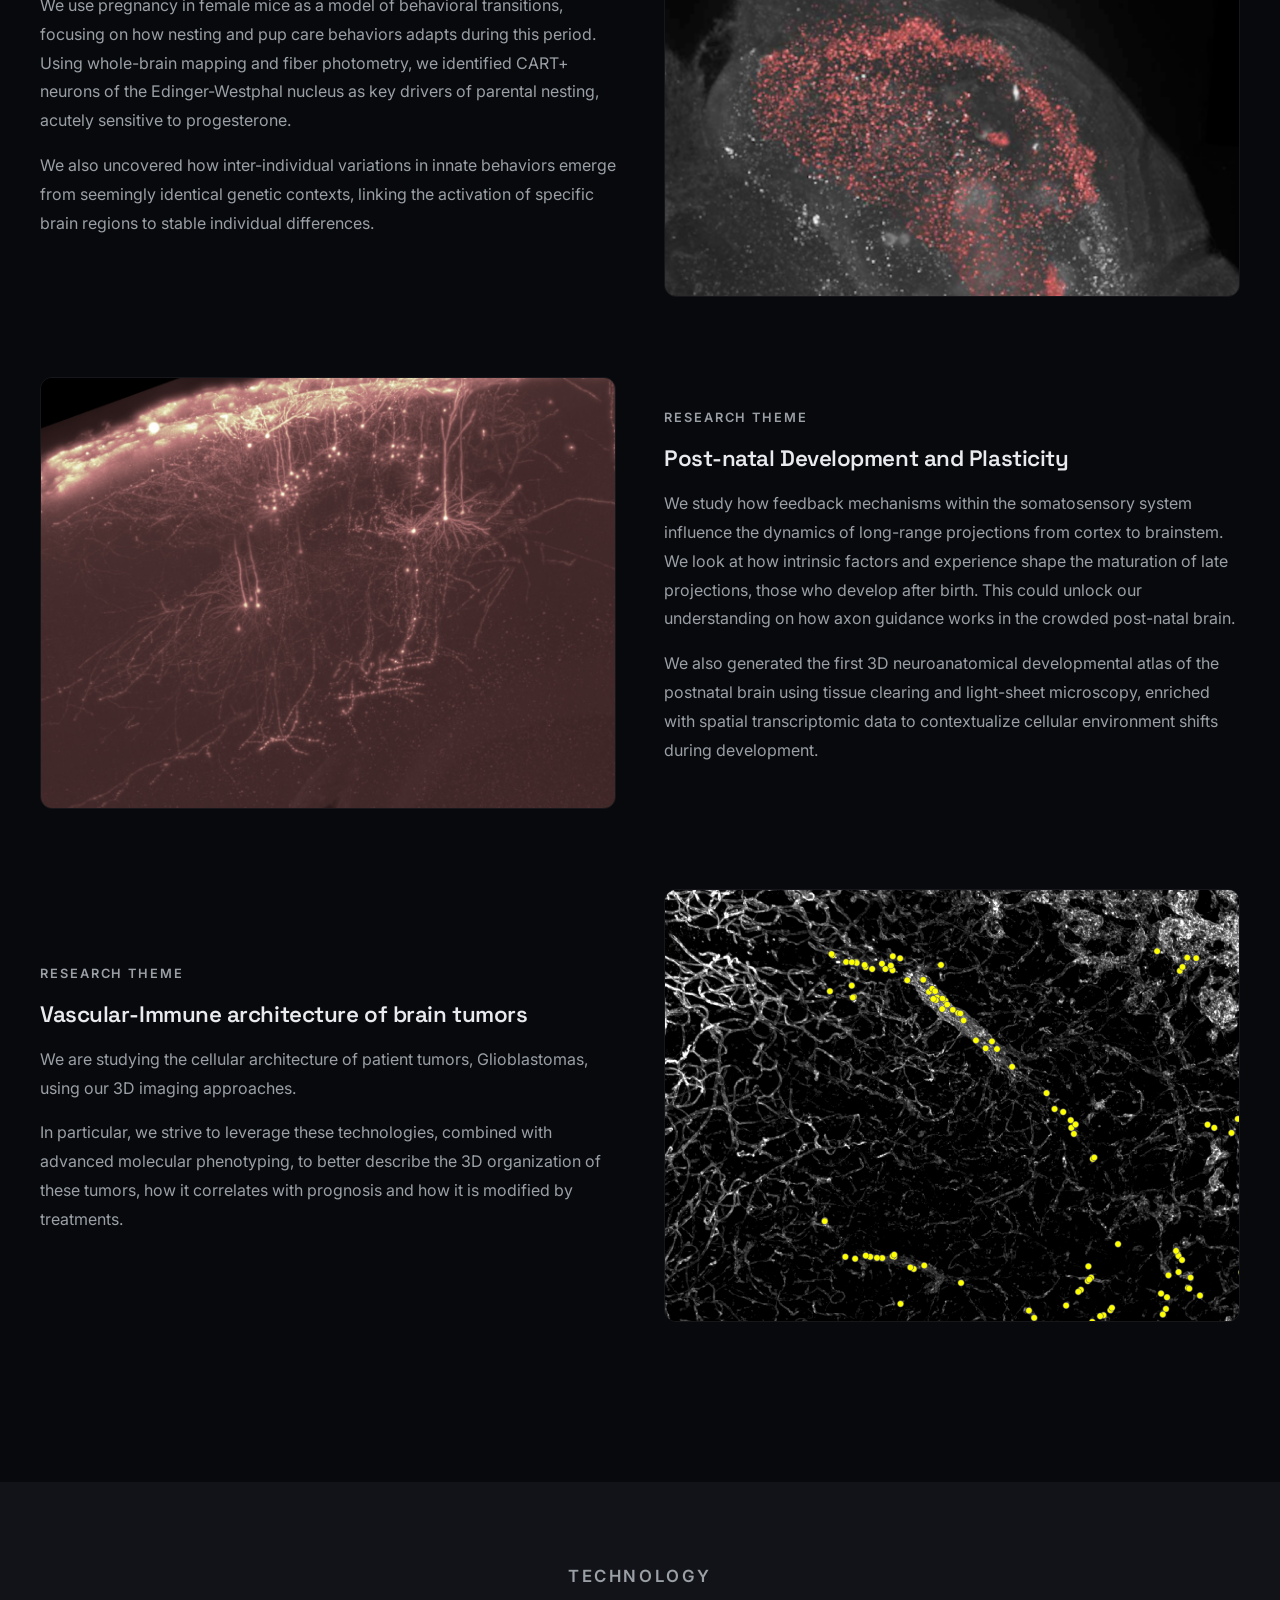
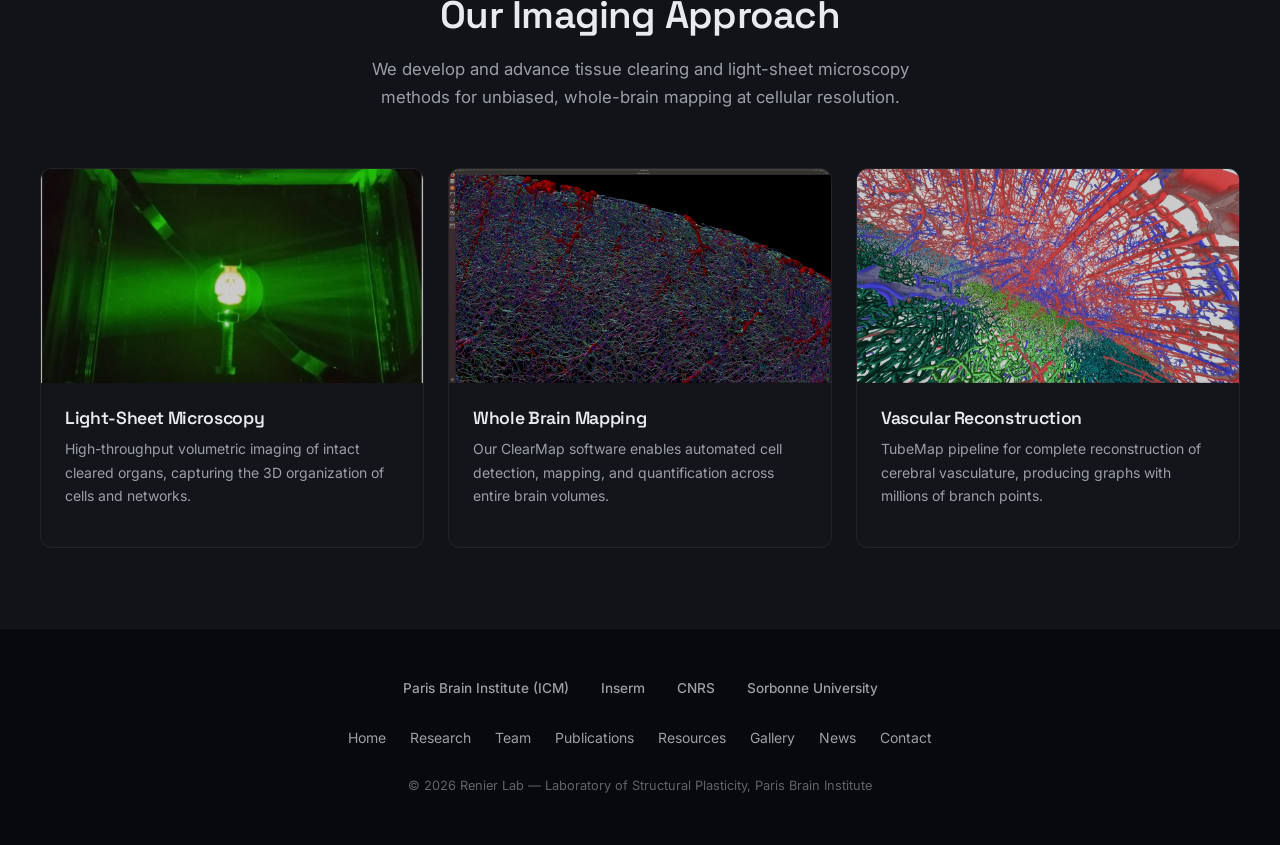
<file: site/research.html>
<!DOCTYPE html>
<html lang="en">
<head>
  <meta charset="UTF-8">
  <meta name="viewport" content="width=device-width, initial-scale=1.0">
  <title>Research — Renier Lab</title>
  <meta name="description" content="Research projects at the Renier Lab: neurovascular plasticity, behavioral flexibility, structural axonal plasticity, and developmental brain atlases.">
  <link rel="canonical" href="https://renier-lab.com/research">
  <link rel="icon" href="favicon.svg" type="image/svg+xml">
  <link rel="apple-touch-icon" href="apple-touch-icon.png">
  <meta name="theme-color" content="#08090d">
  <meta property="og:type" content="website">
  <meta property="og:site_name" content="Renier Lab">
  <meta property="og:title" content="Research — Renier Lab">
  <meta property="og:description" content="Research projects at the Renier Lab: neurovascular plasticity, behavioral flexibility, structural axonal plasticity, and developmental brain atlases.">
  <meta property="og:url" content="https://renier-lab.com/research">
  <meta property="og:image" content="https://renier-lab.com/og-image.jpg">
  <meta property="og:image:width" content="1200">
  <meta property="og:image:height" content="630">
  <meta name="twitter:card" content="summary_large_image">
  <meta name="twitter:title" content="Research — Renier Lab">
  <meta name="twitter:description" content="Research projects at the Renier Lab: neurovascular plasticity, behavioral flexibility, structural axonal plasticity, and developmental brain atlases.">
  <meta name="twitter:image" content="https://renier-lab.com/og-image.jpg">
  <link rel="preconnect" href="https://fonts.googleapis.com">
  <link rel="preconnect" href="https://fonts.gstatic.com" crossorigin>
  <link href="https://fonts.googleapis.com/css2?family=Inter:wght@400;500;600&family=Space+Grotesk:wght@500;600;700&display=swap" rel="stylesheet">
  <link rel="stylesheet" href="css/style.css">
</head>
<body>
  <a class="skip-link" href="#main">Skip to content</a>
  <!-- Navigation -->
  <nav class="nav">
    <div class="nav-inner">
      <a href="/" class="nav-logo">Renier <span>Lab</span></a>
      <ul class="nav-links">
        <li><a href="/">Home</a></li>
        <li><a href="/research" class="active">Research</a></li>
        <li><a href="/team">Team</a></li>
        <li><a href="/publications">Publications</a></li>
        <li><a href="/resources">Resources</a></li>
        <li><a href="/gallery">Gallery</a></li>
        <li><a href="/news">News</a></li>
        <li><a href="/contact">Contact</a></li>
      </ul>
      <button class="nav-toggle" aria-label="Toggle menu">&#9776;</button>
    </div>
  </nav>

  <main id="main">

  <!-- Page Hero -->
  <section class="page-hero">
    <div class="hero-bg" style="background-image: url('images/hero/giraffa.jpg');"></div>
    <div class="hero-content">
      <p class="hero-subtitle">Research</p>
      <h1>Exploring Brain Plasticity</h1>
      <p class="hero-description">Understanding how neuronal and vascular networks remodel to shape brain function, behavior, and individuality.</p>
    </div>
  </section>

  <!-- Research Overview -->
  <section class="section">
    <div class="section-inner">
      <div class="section-header fade-in">
        <h2>Our Vision</h2>
        <p>We investigate the relationship between the neurovascular unit plasticity and brain functions. We seek to understand how internal and external factors shape neural and vascular networks, and how plastic adaptations of those networks can in return shape behaviors and neuronal functions.</p>
      </div>

      <div class="fade-in" style="max-width: 800px; margin: 0 auto 4rem; color: var(--text-secondary); line-height: 1.85;">
        <p>To tackle these questions, our team has developed expertise across three domains: advanced tissue clearing and light-sheet microscopy for mapping cerebral networks; Systems neurosciences and mouse behaviors (opto and chemogenetics, fiber photometry); and spatial and single cell transcriptomic.</p>
      </div>
    </div>
  </section>

  <!-- Research Theme 1: Neurovascular Plasticity -->
  <section class="section" id="vasculature" style="padding-top: 0;">
    <div class="section-inner">
      <div class="research-theme fade-in">
        <div class="research-theme-image">
          <img src="images/science/ring-of-fire.jpg" alt="Brain vasculature reconstruction" loading="lazy">
        </div>
        <div class="research-theme-content">
          <p class="section-label">Research Theme</p>
          <h3>Neurovascular Plasticity</h3>
          <p>We developed the TubeMap pipeline for large-scale reconstruction of the vascular network in the whole brain, enabling the creation of vascular graphs spanning approximately 300 meters with around 4 million blood vessels.</p>
          <p>Our work revealed that brain regions have fundamentally different vascular structures that develop post-natally. We found that the structure of those network change throughout life, interacting with shifts in neuronal acticity levels. We are now investigating how the vascular system remodels during pregnancy, discovering region-specific changes in vessel density and branching that are essential for maternal behavioral adaptations.</p>
        </div>
      </div>

      <!-- Research Theme 2: Behavioral Flexibility -->
      <div class="research-theme fade-in" id="behavior">
        <div class="research-theme-image">
          <img src="images/science/ot_fos.png" alt="nesting" loading="lazy">
        </div>
        <div class="research-theme-content">
          <p class="section-label">Research Theme</p>
          <h3>Behavioral Flexibility &amp; Individuality</h3>
          <p>We use pregnancy in female mice as a model of behavioral transitions, focusing on how nesting and pup care behaviors adapts during this period. Using whole-brain mapping and fiber photometry, we identified CART+ neurons of the Edinger-Westphal nucleus as key drivers of parental nesting, acutely sensitive to progesterone.</p>
          <p>We also uncovered how inter-individual variations in innate behaviors emerge from seemingly identical genetic contexts, linking the activation of specific brain regions to stable individual differences.</p>
        </div>
      </div>

      <!-- Research Theme 3: Post-natal development -->
      <div class="research-theme fade-in" id="axonal">
        <div class="research-theme-image">
          <img src="images/science/vasculature-3.jpg" alt="Axonal projections" loading="lazy">
        </div>
        <div class="research-theme-content">
          <p class="section-label">Research Theme</p>
          <h3>Post-natal Development and Plasticity</h3>
          <p>We study how feedback mechanisms within the somatosensory system influence the dynamics of long-range projections from cortex to brainstem. We look at how intrinsic factors and experience shape the maturation of late projections, those who develop after birth. This could unlock our understanding on how axon guidance works in the crowded post-natal brain.</p>
          <p>We also generated the first 3D neuroanatomical developmental atlas of the postnatal brain using tissue clearing and light-sheet microscopy, enriched with spatial transcriptomic data to contextualize cellular environment shifts during development.</p>
        </div>
      </div>

      <!-- Research Theme 4: Vascular-Immune architecture of brain tumors -->
      <div class="research-theme fade-in" id="tumors">
        <div class="research-theme-image">
          <img src="images/science/tumor_vessel.png" alt="Tumor vessel and CD3 cells" loading="lazy">
        </div>
        <div class="research-theme-content">
          <p class="section-label">Research Theme</p>
          <h3>Vascular-Immune architecture of brain tumors</h3>
          <p>We are studying the cellular architecture of patient tumors, Glioblastomas, using our 3D imaging approaches.</p>
          <p>In particular, we strive to leverage these technologies, combined with advanced molecular phenotyping, to better describe the 3D organization of these tumors, how it correlates with prognosis and how it is modified by treatments.</p>
        </div>
      </div>
    </div>
  </section>

  <!-- Imaging Technology -->
  <section class="section" id="imaging" style="background: var(--bg-surface);">
    <div class="section-inner">
      <div class="section-header fade-in">
        <p class="section-label">Technology</p>
        <h2>Our Imaging Approach</h2>
        <p>We develop and advance tissue clearing and light-sheet microscopy methods for unbiased, whole-brain mapping at cellular resolution.</p>
      </div>

      <div class="highlights fade-in">
        <div class="highlight-card">
          <img src="images/science/lightsheet.jpg" alt="Light sheet microscopy setup" class="highlight-image" loading="lazy">
          <div class="highlight-body">
            <h3>Light-Sheet Microscopy</h3>
            <p>High-throughput volumetric imaging of intact cleared organs, capturing the 3D organization of cells and networks.</p>
          </div>
        </div>
        <div class="highlight-card">
          <img src="images/science/clearmap-screenshot.jpg" alt="ClearMap analysis" class="highlight-image" loading="lazy">
          <div class="highlight-body">
            <h3>Whole Brain Mapping</h3>
            <p>Our ClearMap software enables automated cell detection, mapping, and quantification across entire brain volumes.</p>
          </div>
        </div>
        <div class="highlight-card">
          <img src="images/science/analysis-screenshot.jpg" alt="Vascular reconstruction" class="highlight-image" loading="lazy">
          <div class="highlight-body">
            <h3>Vascular Reconstruction</h3>
            <p>TubeMap pipeline for complete reconstruction of cerebral vasculature, producing graphs with millions of branch points.</p>
          </div>
        </div>
      </div>
    </div>
  </section>

  </main>

  <!-- Footer -->

  <footer class="footer">
    <div class="footer-inner">
      <div class="footer-institutions">
        <a href="https://institutducerveau-icm.org/en/" target="_blank" rel="noopener">Paris Brain Institute (ICM)</a>
        <a href="https://www.inserm.fr/en/" target="_blank" rel="noopener">Inserm</a>
        <a href="https://www.cnrs.fr/en" target="_blank" rel="noopener">CNRS</a>
        <a href="https://www.sorbonne-universite.fr/en" target="_blank" rel="noopener">Sorbonne University</a>
      </div>
      <ul class="footer-links">
        <li><a href="/">Home</a></li>
        <li><a href="/research">Research</a></li>
        <li><a href="/team">Team</a></li>
        <li><a href="/publications">Publications</a></li>
        <li><a href="/resources">Resources</a></li>
        <li><a href="/gallery">Gallery</a></li>
        <li><a href="/news">News</a></li>
        <li><a href="/contact">Contact</a></li>
      </ul>
      <p class="footer-text">&copy; 2026 Renier Lab — Laboratory of Structural Plasticity, Paris Brain Institute</p>
    </div>
  </footer>

  <script src="js/main.js"></script>
</body>
</html>
</file>
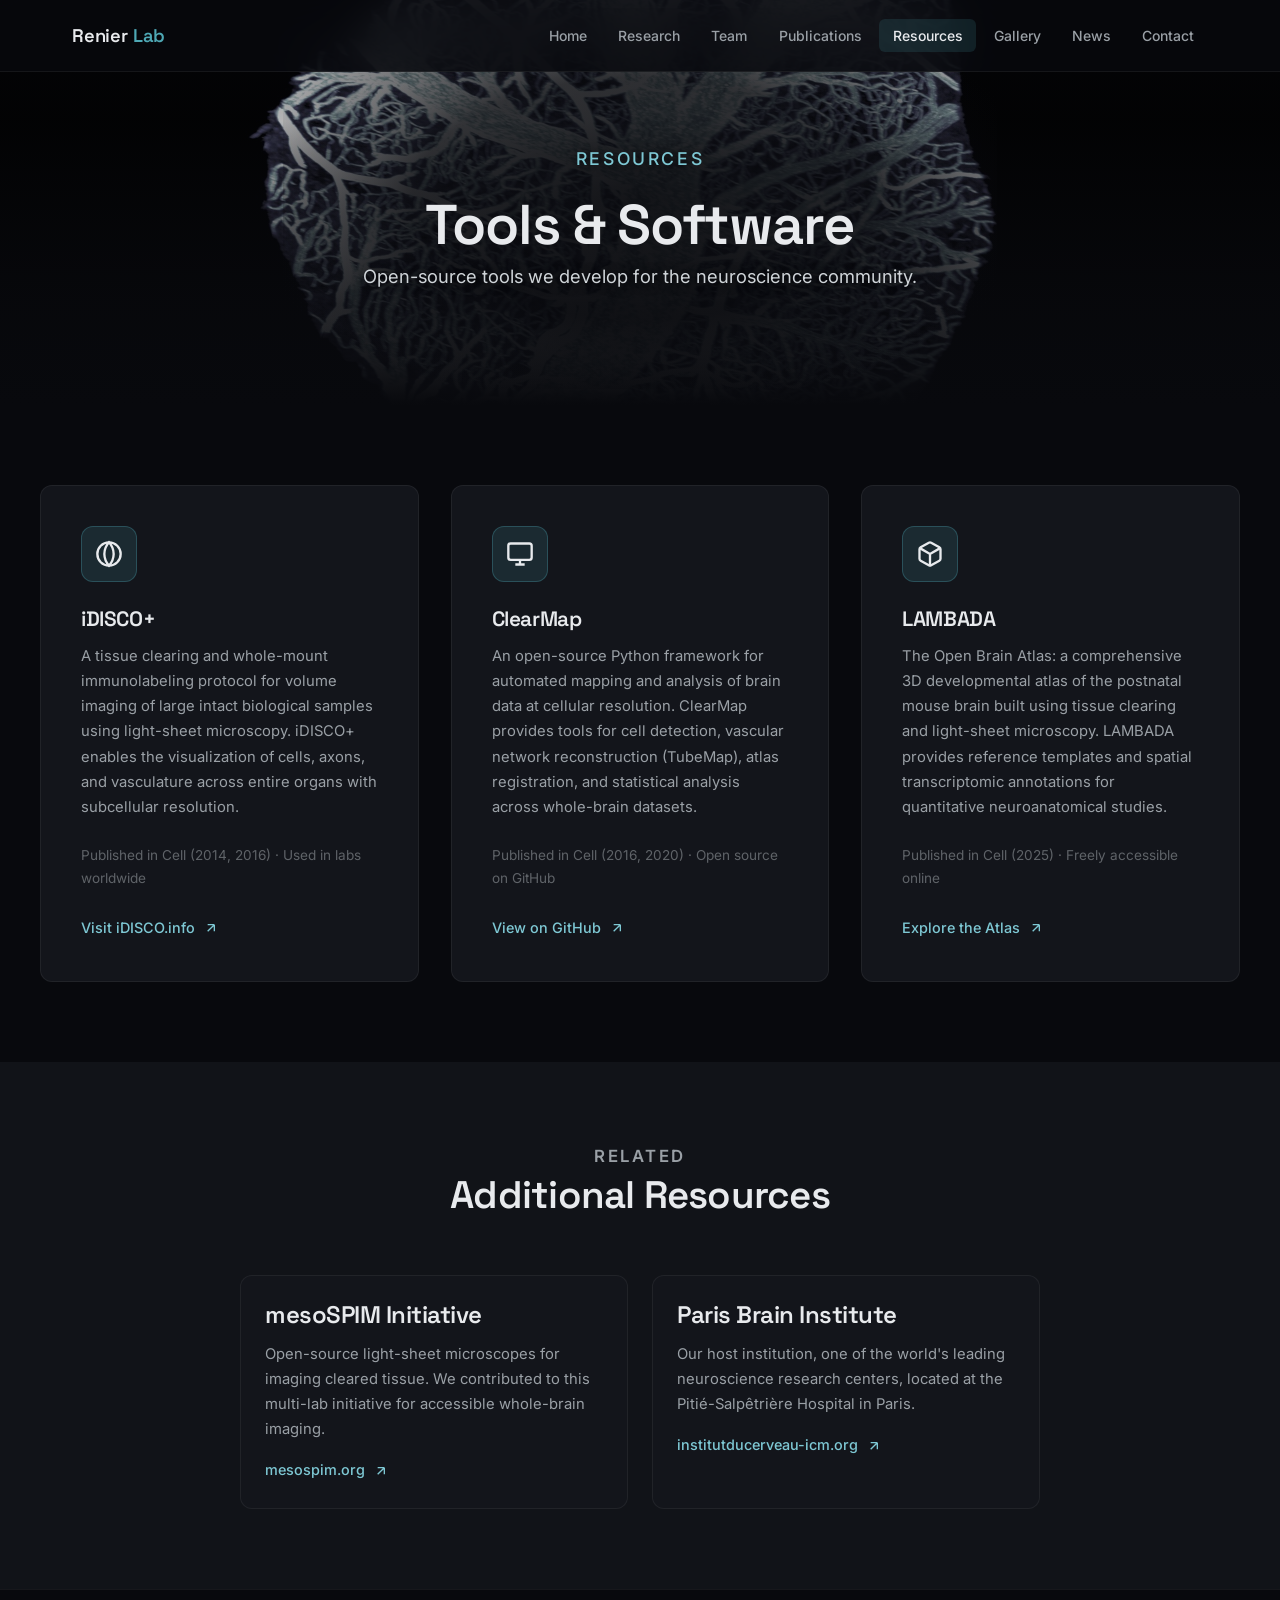
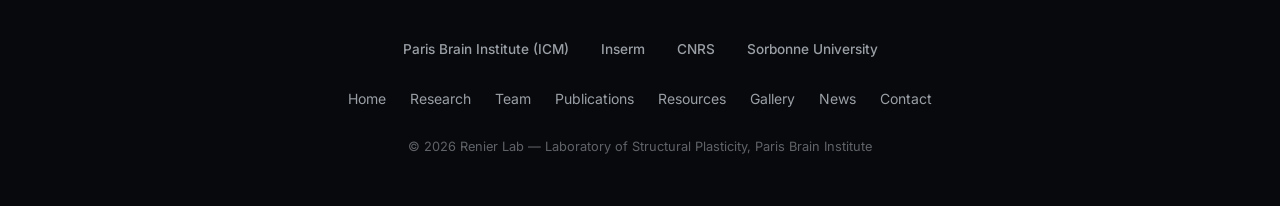
<file: site/resources.html>
<!DOCTYPE html>
<html lang="en">
<head>
  <meta charset="UTF-8">
  <meta name="viewport" content="width=device-width, initial-scale=1.0">
  <title>Resources — Renier Lab</title>
  <meta name="description" content="Software tools and resources developed by the Renier Lab: iDISCO+, ClearMap, and LAMBADA.">
  <link rel="canonical" href="https://renier-lab.com/resources">
  <link rel="icon" href="favicon.svg" type="image/svg+xml">
  <link rel="apple-touch-icon" href="apple-touch-icon.png">
  <meta name="theme-color" content="#08090d">
  <meta property="og:type" content="website">
  <meta property="og:site_name" content="Renier Lab">
  <meta property="og:title" content="Resources — Renier Lab">
  <meta property="og:description" content="Software tools and resources developed by the Renier Lab: iDISCO+, ClearMap, and LAMBADA.">
  <meta property="og:url" content="https://renier-lab.com/resources">
  <meta property="og:image" content="https://renier-lab.com/og-image.jpg">
  <meta property="og:image:width" content="1200">
  <meta property="og:image:height" content="630">
  <meta name="twitter:card" content="summary_large_image">
  <meta name="twitter:title" content="Resources — Renier Lab">
  <meta name="twitter:description" content="Software tools and resources developed by the Renier Lab: iDISCO+, ClearMap, and LAMBADA.">
  <meta name="twitter:image" content="https://renier-lab.com/og-image.jpg">
  <link rel="preconnect" href="https://fonts.googleapis.com">
  <link rel="preconnect" href="https://fonts.gstatic.com" crossorigin>
  <link href="https://fonts.googleapis.com/css2?family=Inter:wght@400;500;600&family=Space+Grotesk:wght@500;600;700&display=swap" rel="stylesheet">
  <link rel="stylesheet" href="css/style.css">
</head>
<body>
  <a class="skip-link" href="#main">Skip to content</a>
  <nav class="nav">
    <div class="nav-inner">
      <a href="/" class="nav-logo">Renier <span>Lab</span></a>
      <ul class="nav-links">
        <li><a href="/">Home</a></li>
        <li><a href="/research">Research</a></li>
        <li><a href="/team">Team</a></li>
        <li><a href="/publications">Publications</a></li>
        <li><a href="/resources" class="active">Resources</a></li>
        <li><a href="/gallery">Gallery</a></li>
        <li><a href="/news">News</a></li>
        <li><a href="/contact">Contact</a></li>
      </ul>
      <button class="nav-toggle" aria-label="Toggle menu">&#9776;</button>
    </div>
  </nav>

  <main id="main">

  <section class="page-hero">
    <div class="hero-bg" style="background-image: url('images/hero/gem.jpg');"></div>
    <div class="hero-content">
      <p class="hero-subtitle">Resources</p>
      <h1>Tools &amp; Software</h1>
      <p class="hero-description">Open-source tools we develop for the neuroscience community.</p>
    </div>
  </section>

  <section class="section">
    <div class="section-inner">
      <div class="resource-grid fade-in">

        <!-- iDISCO+ -->
        <div class="resource-card">
          <div class="resource-icon">
            <svg width="28" height="28" viewBox="0 0 24 24" fill="none" stroke="currentColor" stroke-width="2"><circle cx="12" cy="12" r="10"/><path d="M12 2a15.3 15.3 0 014 10 15.3 15.3 0 01-4 10 15.3 15.3 0 01-4-10 15.3 15.3 0 014-10z"/></svg>
          </div>
          <h3>iDISCO+</h3>
          <p>A tissue clearing and whole-mount immunolabeling protocol for volume imaging of large intact biological samples using light-sheet microscopy. iDISCO+ enables the visualization of cells, axons, and vasculature across entire organs with subcellular resolution.</p>
          <p style="color: var(--text-muted); font-size: 0.85rem; margin-bottom: 1.5rem;">Published in Cell (2014, 2016) &middot; Used in labs worldwide</p>
          <a href="https://idisco.info" target="_blank" rel="noopener" class="resource-link">
            Visit iDISCO.info
            <svg width="16" height="16" viewBox="0 0 24 24" fill="none" stroke="currentColor" stroke-width="2"><path d="M7 17L17 7M17 7H7M17 7v10"/></svg>
          </a>
        </div>

        <!-- ClearMap -->
        <div class="resource-card">
          <div class="resource-icon">
            <svg width="28" height="28" viewBox="0 0 24 24" fill="none" stroke="currentColor" stroke-width="2"><rect x="2" y="3" width="20" height="14" rx="2"/><path d="M8 21h8M12 17v4"/></svg>
          </div>
          <h3>ClearMap</h3>
          <p>An open-source Python framework for automated mapping and analysis of brain data at cellular resolution. ClearMap provides tools for cell detection, vascular network reconstruction (TubeMap), atlas registration, and statistical analysis across whole-brain datasets.</p>
          <p style="color: var(--text-muted); font-size: 0.85rem; margin-bottom: 1.5rem;">Published in Cell (2016, 2020) &middot; Open source on GitHub</p>
          <a href="https://github.com/ChristophKirst/ClearMap2" target="_blank" rel="noopener" class="resource-link">
            View on GitHub
            <svg width="16" height="16" viewBox="0 0 24 24" fill="none" stroke="currentColor" stroke-width="2"><path d="M7 17L17 7M17 7H7M17 7v10"/></svg>
          </a>
        </div>

        <!-- LAMBADA -->
        <div class="resource-card">
          <div class="resource-icon">
            <svg width="28" height="28" viewBox="0 0 24 24" fill="none" stroke="currentColor" stroke-width="2"><path d="M21 16V8a2 2 0 00-1-1.73l-7-4a2 2 0 00-2 0l-7 4A2 2 0 003 8v8a2 2 0 001 1.73l7 4a2 2 0 002 0l7-4A2 2 0 0021 16z"/><path d="M3.27 6.96L12 12.01l8.73-5.05M12 22.08V12"/></svg>
          </div>
          <h3>LAMBADA</h3>
          <p>The Open Brain Atlas: a comprehensive 3D developmental atlas of the postnatal mouse brain built using tissue clearing and light-sheet microscopy. LAMBADA provides reference templates and spatial transcriptomic annotations for quantitative neuroanatomical studies.</p>
          <p style="color: var(--text-muted); font-size: 0.85rem; margin-bottom: 1.5rem;">Published in Cell (2025) &middot; Freely accessible online</p>
          <a href="https://lambada.icm-institute.org" target="_blank" rel="noopener" class="resource-link">
            Explore the Atlas
            <svg width="16" height="16" viewBox="0 0 24 24" fill="none" stroke="currentColor" stroke-width="2"><path d="M7 17L17 7M17 7H7M17 7v10"/></svg>
          </a>
        </div>

      </div>
    </div>
  </section>

  <!-- Additional Resources -->
  <section class="section" style="background: var(--bg-surface);">
    <div class="section-inner">
      <div class="section-header fade-in">
        <p class="section-label">Related</p>
        <h2>Additional Resources</h2>
      </div>

      <div class="card-grid fade-in" style="max-width: 800px; margin: 0 auto;">
        <div class="card">
          <div class="card-body">
            <h3>mesoSPIM Initiative</h3>
            <p>Open-source light-sheet microscopes for imaging cleared tissue. We contributed to this multi-lab initiative for accessible whole-brain imaging.</p>
            <a href="https://mesospim.org" target="_blank" rel="noopener" class="resource-link mt-2" style="display: inline-flex;">
              mesospim.org
              <svg width="16" height="16" viewBox="0 0 24 24" fill="none" stroke="currentColor" stroke-width="2"><path d="M7 17L17 7M17 7H7M17 7v10"/></svg>
            </a>
          </div>
        </div>
        <div class="card">
          <div class="card-body">
            <h3>Paris Brain Institute</h3>
            <p>Our host institution, one of the world's leading neuroscience research centers, located at the Piti&eacute;-Salp&ecirc;tri&egrave;re Hospital in Paris.</p>
            <a href="https://institutducerveau-icm.org/en/" target="_blank" rel="noopener" class="resource-link mt-2" style="display: inline-flex;">
              institutducerveau-icm.org
              <svg width="16" height="16" viewBox="0 0 24 24" fill="none" stroke="currentColor" stroke-width="2"><path d="M7 17L17 7M17 7H7M17 7v10"/></svg>
            </a>
          </div>
        </div>
      </div>
    </div>
  </section>

  </main>

  <footer class="footer">
    <div class="footer-inner">
      <div class="footer-institutions">
        <a href="https://institutducerveau-icm.org/en/" target="_blank" rel="noopener">Paris Brain Institute (ICM)</a>
        <a href="https://www.inserm.fr/en/" target="_blank" rel="noopener">Inserm</a>
        <a href="https://www.cnrs.fr/en" target="_blank" rel="noopener">CNRS</a>
        <a href="https://www.sorbonne-universite.fr/en" target="_blank" rel="noopener">Sorbonne University</a>
      </div>
      <ul class="footer-links">
        <li><a href="/">Home</a></li>
        <li><a href="/research">Research</a></li>
        <li><a href="/team">Team</a></li>
        <li><a href="/publications">Publications</a></li>
        <li><a href="/resources">Resources</a></li>
        <li><a href="/gallery">Gallery</a></li>
        <li><a href="/news">News</a></li>
        <li><a href="/contact">Contact</a></li>
      </ul>
      <p class="footer-text">&copy; 2026 Renier Lab — Laboratory of Structural Plasticity, Paris Brain Institute</p>
    </div>
  </footer>

  <script src="js/main.js"></script>
</body>
</html>
</file>
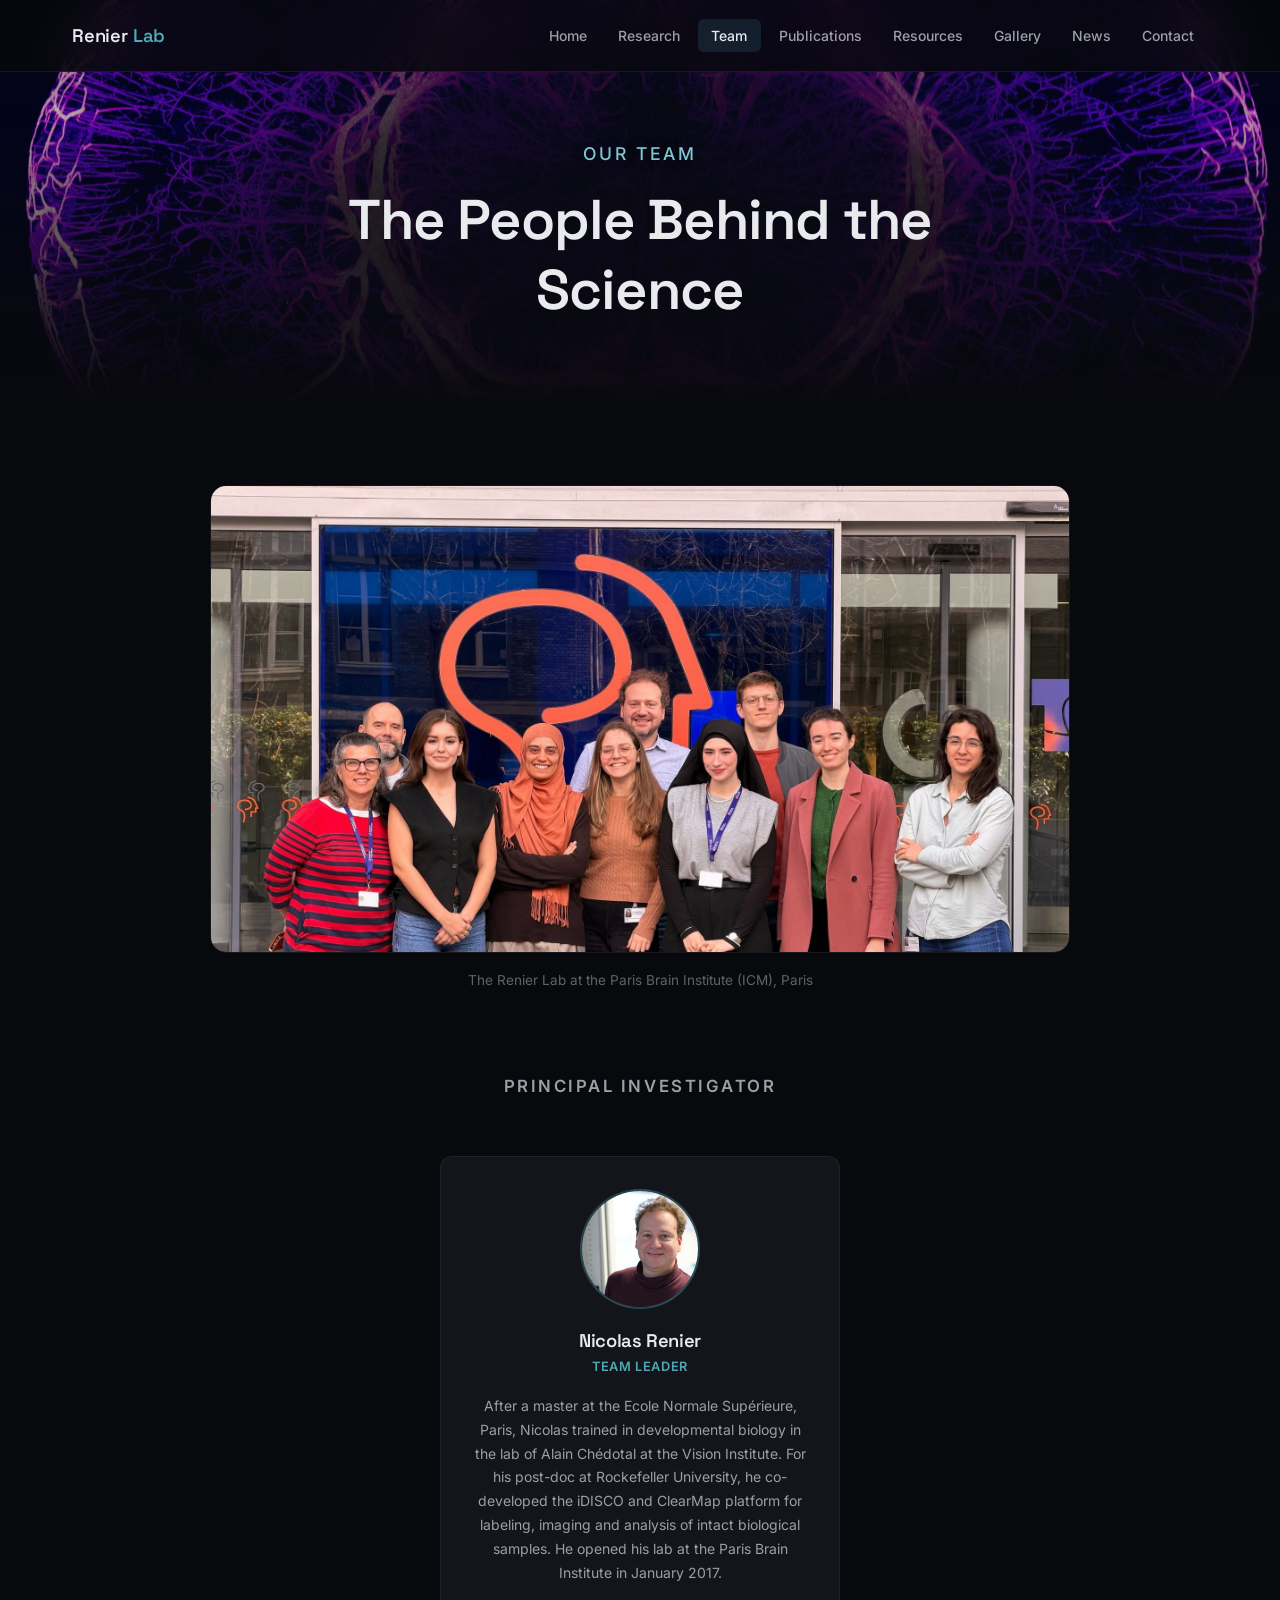
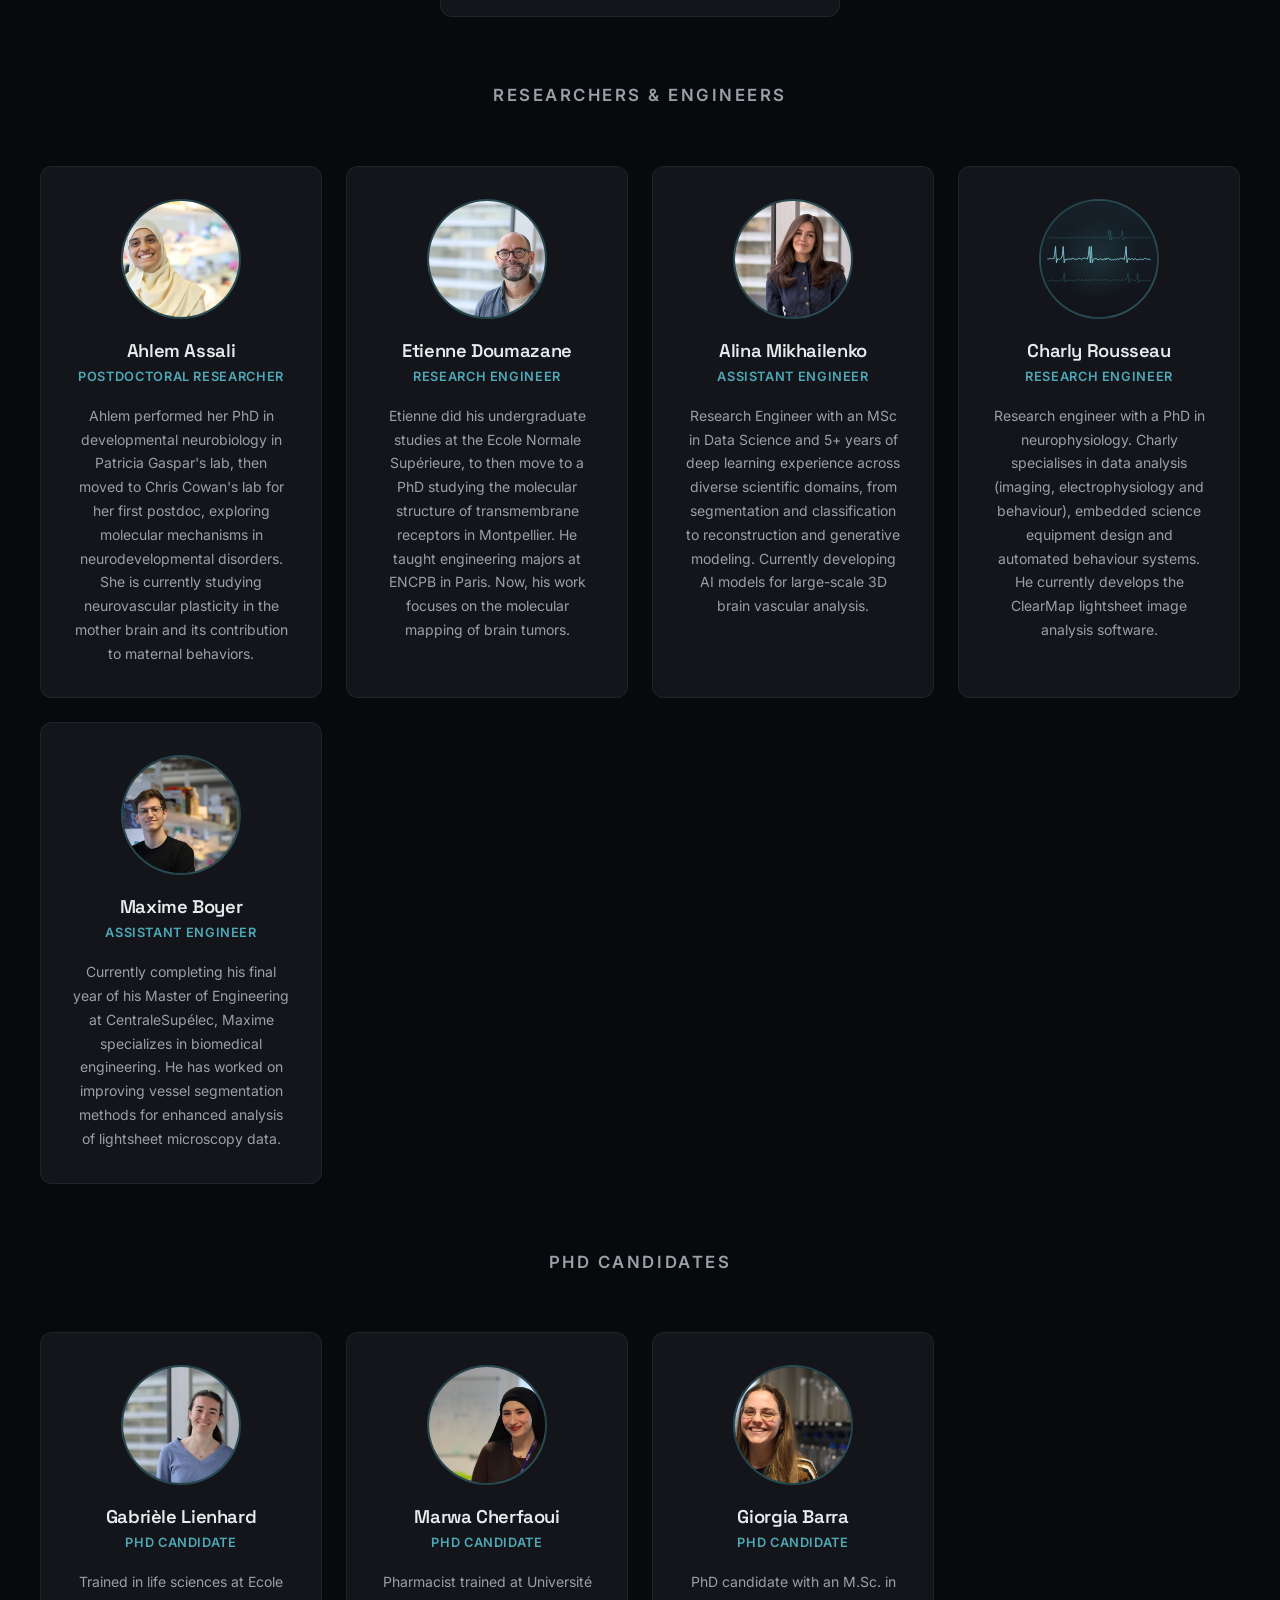
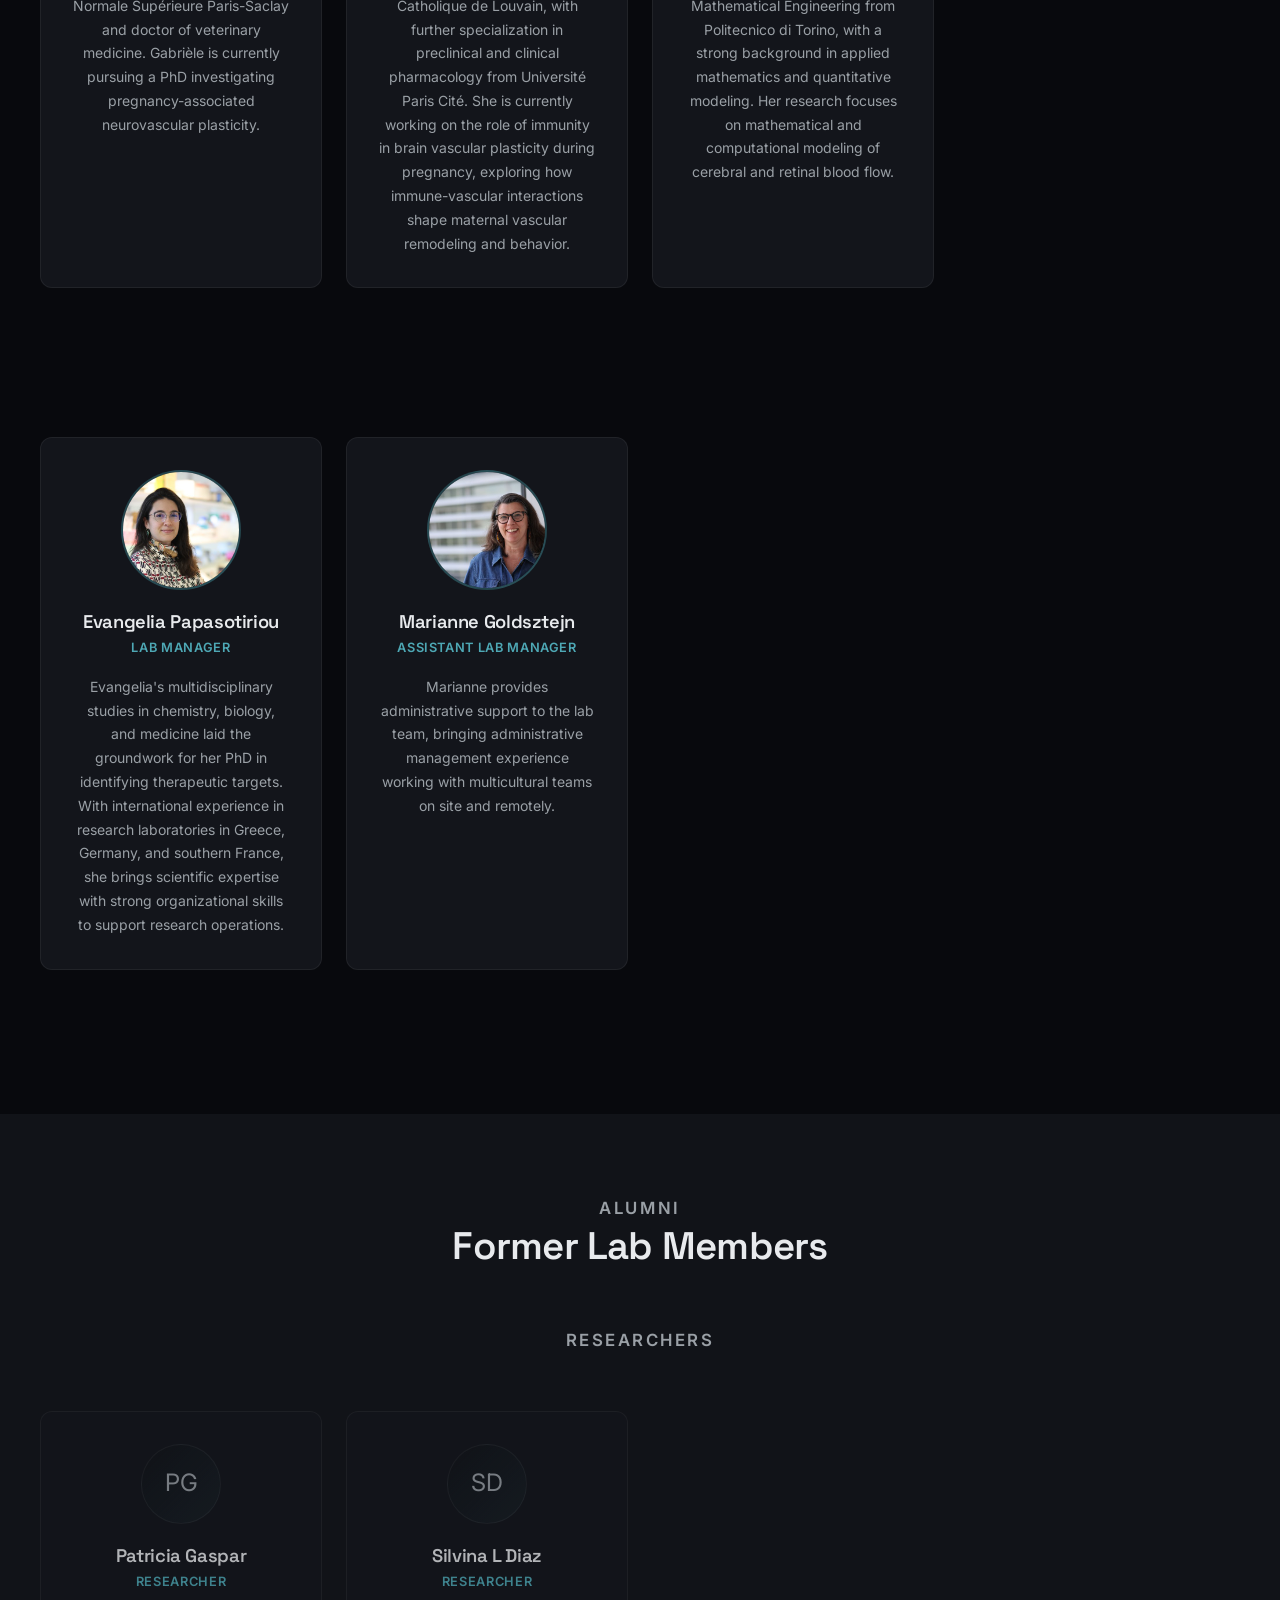
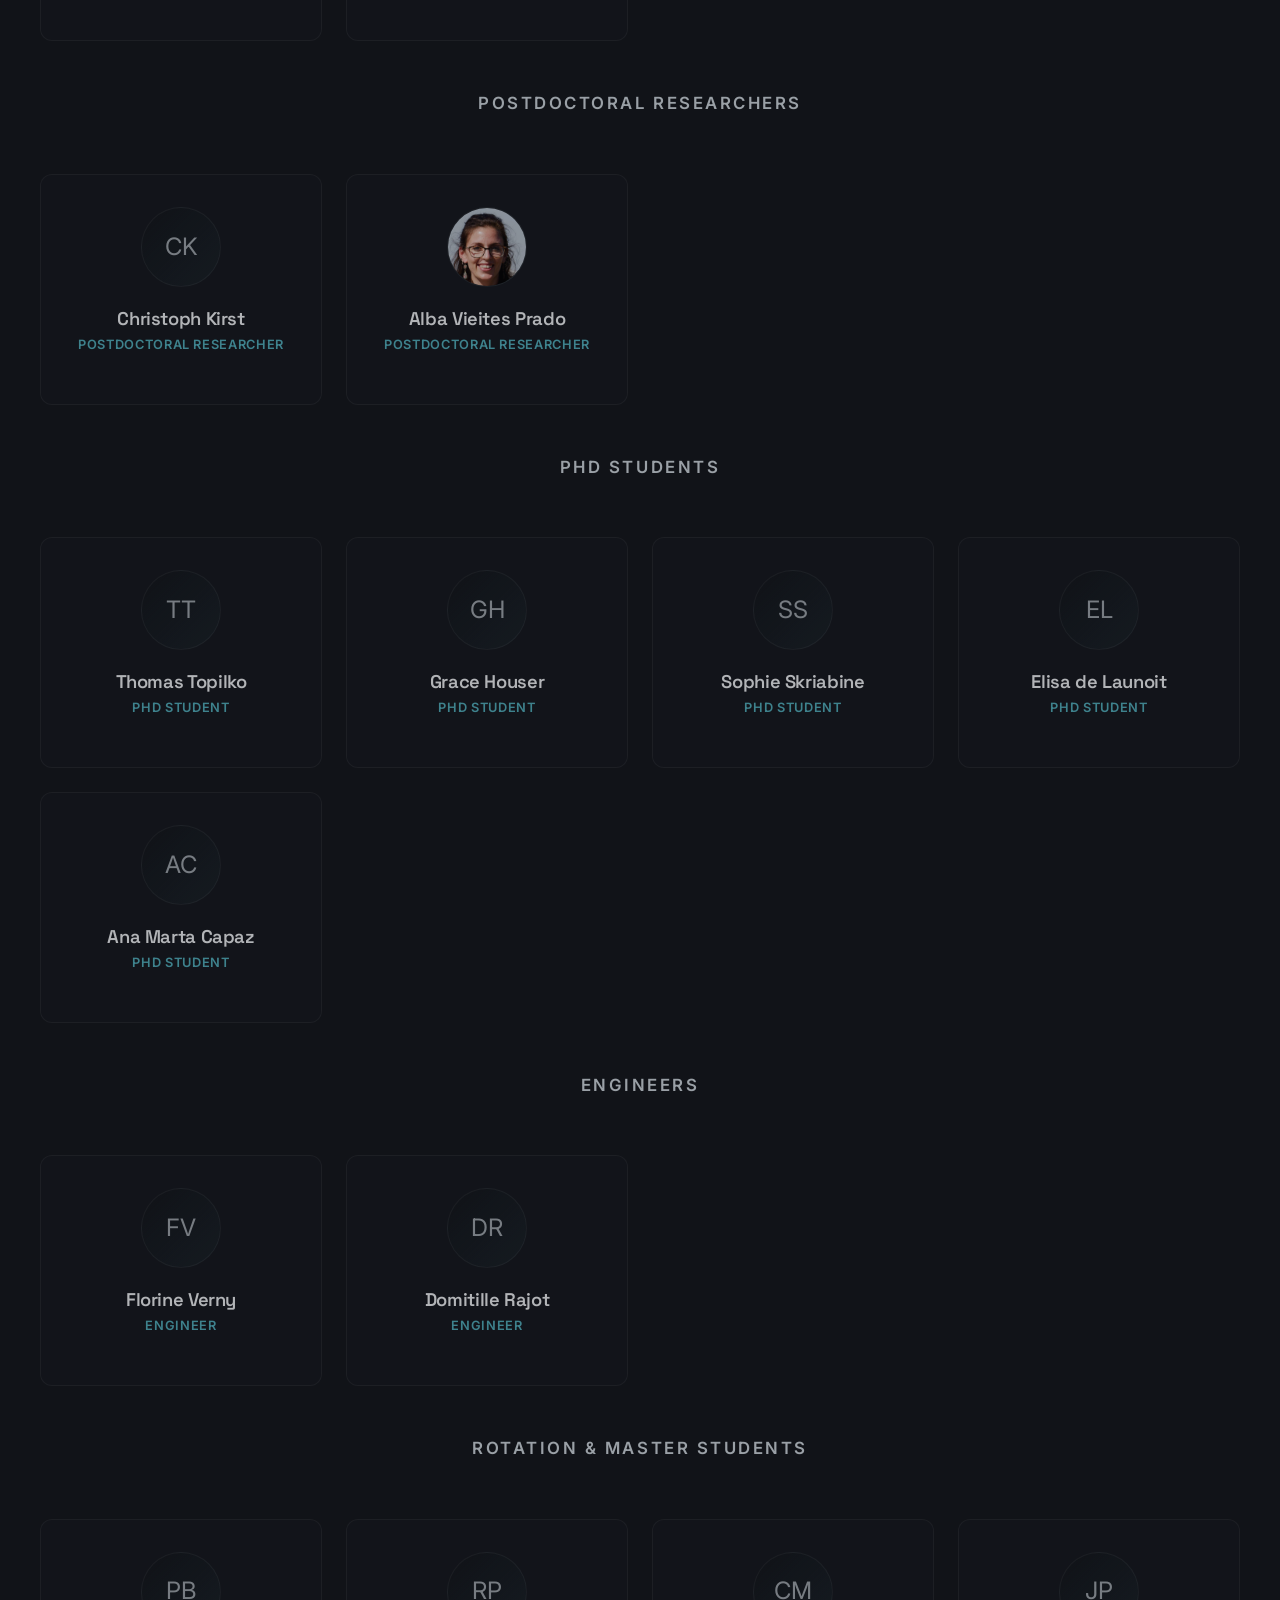
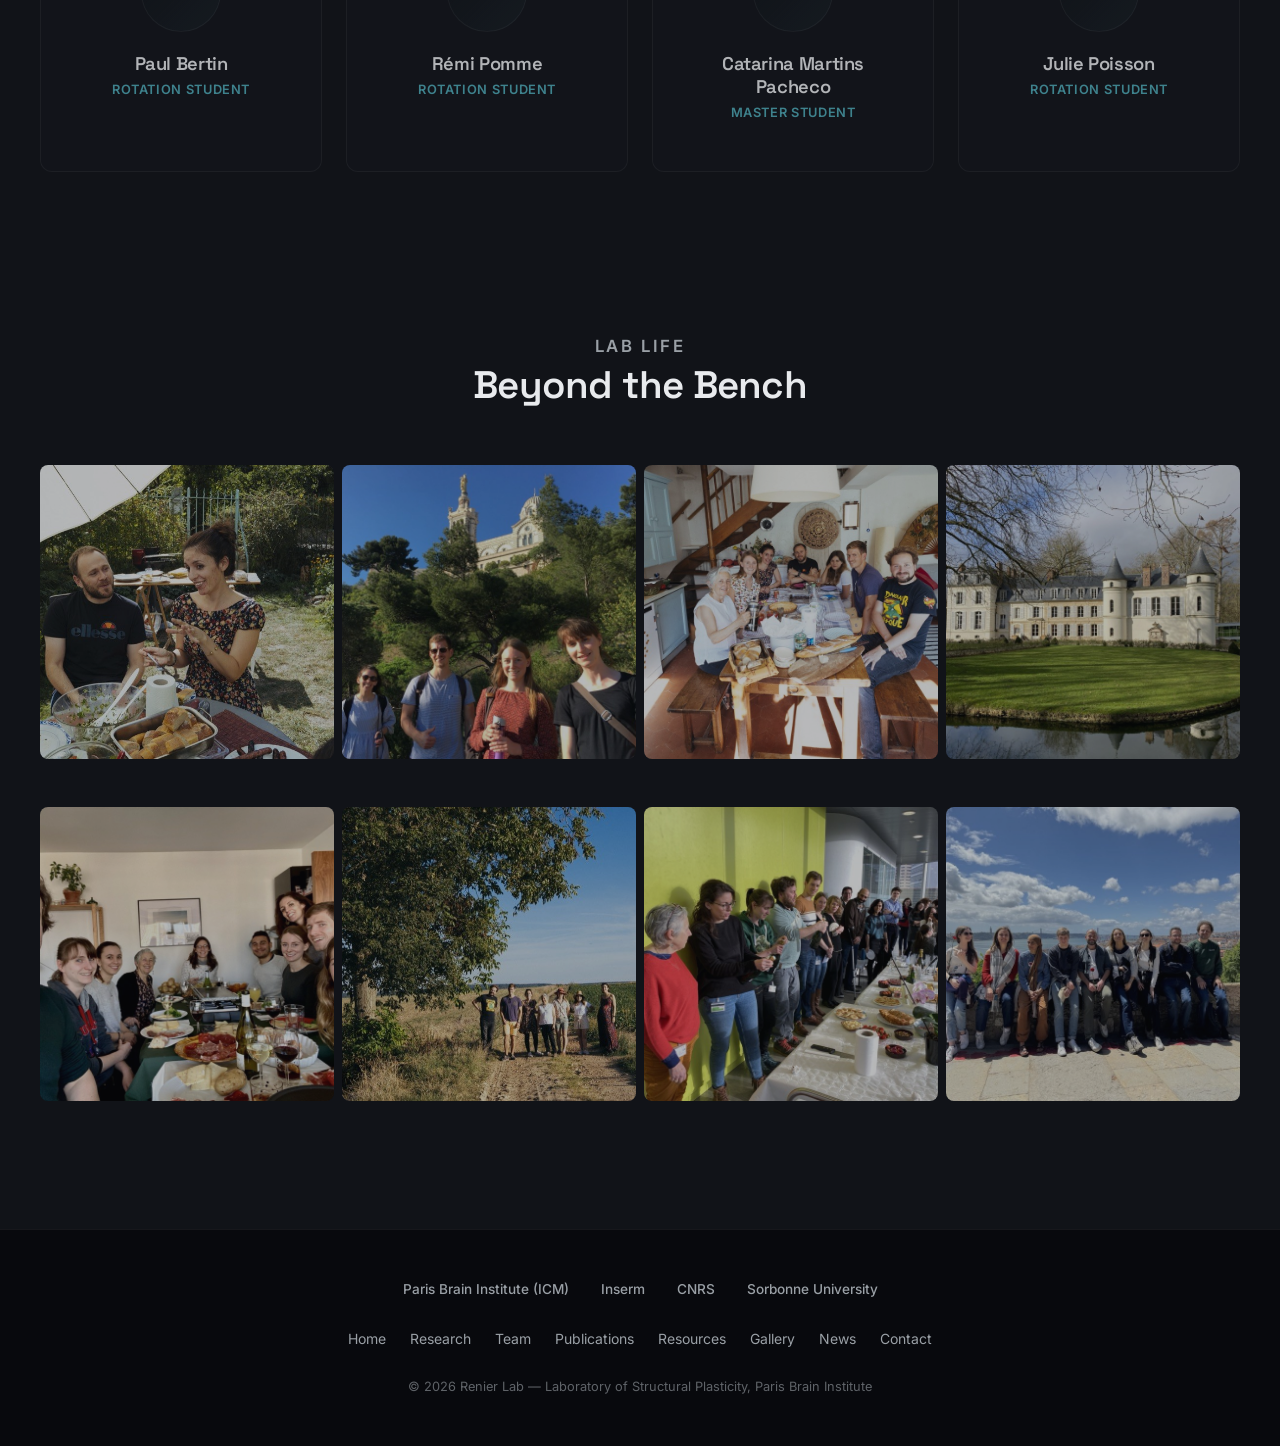
<file: site/team.html>
<!DOCTYPE html>
<html lang="en">
<head>
  <meta charset="UTF-8">
  <meta name="viewport" content="width=device-width, initial-scale=1.0">
  <title>Team — Renier Lab</title>
  <meta name="description" content="Meet the team at the Renier Lab, Laboratory of Structural Plasticity at the Paris Brain Institute.">
  <link rel="canonical" href="https://renier-lab.com/team">
  <link rel="icon" href="favicon.svg" type="image/svg+xml">
  <link rel="apple-touch-icon" href="apple-touch-icon.png">
  <meta name="theme-color" content="#08090d">
  <meta property="og:type" content="website">
  <meta property="og:site_name" content="Renier Lab">
  <meta property="og:title" content="Team — Renier Lab">
  <meta property="og:description" content="Meet the team at the Renier Lab, Laboratory of Structural Plasticity at the Paris Brain Institute.">
  <meta property="og:url" content="https://renier-lab.com/team">
  <meta property="og:image" content="https://renier-lab.com/og-image.jpg">
  <meta property="og:image:width" content="1200">
  <meta property="og:image:height" content="630">
  <meta name="twitter:card" content="summary_large_image">
  <meta name="twitter:title" content="Team — Renier Lab">
  <meta name="twitter:description" content="Meet the team at the Renier Lab, Laboratory of Structural Plasticity at the Paris Brain Institute.">
  <meta name="twitter:image" content="https://renier-lab.com/og-image.jpg">
  <link rel="preconnect" href="https://fonts.googleapis.com">
  <link rel="preconnect" href="https://fonts.gstatic.com" crossorigin>
  <link href="https://fonts.googleapis.com/css2?family=Inter:wght@400;500;600&family=Space+Grotesk:wght@500;600;700&display=swap" rel="stylesheet">
  <link rel="stylesheet" href="css/style.css">
</head>
<body>
  <a class="skip-link" href="#main">Skip to content</a>
  <!-- Navigation -->
  <nav class="nav">
    <div class="nav-inner">
      <a href="/" class="nav-logo">Renier <span>Lab</span></a>
      <ul class="nav-links">
        <li><a href="/">Home</a></li>
        <li><a href="/research">Research</a></li>
        <li><a href="/team" class="active">Team</a></li>
        <li><a href="/publications">Publications</a></li>
        <li><a href="/resources">Resources</a></li>
        <li><a href="/gallery">Gallery</a></li>
        <li><a href="/news">News</a></li>
        <li><a href="/contact">Contact</a></li>
      </ul>
      <button class="nav-toggle" aria-label="Toggle menu">&#9776;</button>
    </div>
  </nav>

  <main id="main">

  <!-- Page Hero -->
  <section class="page-hero">
    <div class="hero-bg" style="background-image: url('images/hero/purple-brain.jpg');"></div>
    <div class="hero-content">
      <p class="hero-subtitle">Our Team</p>
      <h1>The People Behind the Science</h1>
    </div>
  </section>

  <!-- Group Photo -->
  <section class="section" style="padding-bottom: 0;">
    <div class="section-inner">
      <div class="fade-in" style="border-radius: 16px; overflow: hidden; border: 1px solid var(--border); max-width: 860px; margin: 0 auto;">
        <img src="images/lab/group-photo.jpg" alt="Renier Lab team at the Paris Brain Institute" style="width: 100%; display: block;">
      </div>
      <p style="text-align: center; color: var(--text-muted); font-size: 0.85rem; margin-top: 1rem;">The Renier Lab at the Paris Brain Institute (ICM), Paris</p>
    </div>
  </section>

  <!-- Team Grid -->
  <section class="section">
    <div class="section-inner">
      <!-- PI -->
      <div class="section-header fade-in">
        <p class="section-label">Principal Investigator</p>
      </div>

      <div class="team-grid fade-in" style="max-width: 400px; margin: 0 auto 4rem;">
        <div class="team-card">
          <div class="team-avatar"><img src="images/team/nicolas.jpg" alt="Nicolas Renier"></div>
          <h3>Nicolas Renier</h3>
          <p class="team-role">Team Leader</p>
          <p class="team-bio">After a master at the Ecole Normale Sup&eacute;rieure, Paris, Nicolas trained in developmental biology in the lab of Alain Ch&eacute;dotal at the Vision Institute. For his post-doc at Rockefeller University, he co-developed the iDISCO and ClearMap platform for labeling, imaging and analysis of intact biological samples. He opened his lab at the Paris Brain Institute in January 2017.</p>
        </div>
      </div>

      <!-- Researchers & Engineers -->
      <div class="section-header fade-in">
        <p class="section-label">Researchers &amp; Engineers</p>
      </div>

      <div class="team-grid fade-in" style="margin-bottom: 4rem;">
        <div class="team-card">
          <div class="team-avatar"><img src="images/team/ahlem.jpg" alt="Ahlem"></div>
          <h3>Ahlem Assali</h3>
          <p class="team-role">Postdoctoral Researcher</p>
          <p class="team-bio">Ahlem performed her PhD in developmental neurobiology in Patricia Gaspar's lab, then moved to Chris Cowan's lab for her first postdoc, exploring molecular mechanisms in neurodevelopmental disorders. She is currently studying neurovascular plasticity in the mother brain and its contribution to maternal behaviors.</p>
        </div>

        <div class="team-card">
          <div class="team-avatar"><img src="images/team/etienne.jpg" alt="Etienne"></div>
          <h3>Etienne Doumazane</h3>
          <p class="team-role">Research Engineer</p>
          <p class="team-bio">Etienne did his undergraduate studies at the Ecole Normale Supérieure, to then move to a PhD studying the molecular structure of transmembrane receptors in Montpellier. He taught engineering majors at ENCPB in Paris. Now, his work focuses on the molecular mapping of brain tumors.</p>
        </div>

        <div class="team-card">
          <div class="team-avatar"><img src="images/team/alina.jpg" alt="Alina"></div>
          <h3>Alina Mikhailenko</h3>
          <p class="team-role">Assistant Engineer</p>
          <p class="team-bio">Research Engineer with an MSc in Data Science and 5+ years of deep learning experience across diverse scientific domains, from segmentation and classification to reconstruction and generative modeling. Currently developing AI models for large-scale 3D brain vascular analysis.</p>
        </div>

        <div class="team-card">
          <div class="team-avatar"><img src="images/team/charly.svg" alt="Charly Rousseau"></div>
          <h3>Charly Rousseau</h3>
          <p class="team-role">Research Engineer</p>
          <p class="team-bio">Research engineer with a PhD in neurophysiology. Charly specialises in data analysis (imaging, electrophysiology and behaviour), embedded science equipment design and automated behaviour systems. He currently develops the ClearMap lightsheet image analysis software.</p>
        </div>

        <div class="team-card">
          <div class="team-avatar"><img src="images/team/maxime.jpg" alt="Maxime"></div>
          <h3>Maxime Boyer</h3>
          <p class="team-role">Assistant Engineer</p>
          <p class="team-bio">Currently completing his final year of his Master of Engineering at CentraleSup&eacute;lec, Maxime specializes in biomedical engineering. He has worked on improving vessel segmentation methods for enhanced analysis of lightsheet microscopy data.</p>
        </div>
      </div>

      <!-- PhD Candidates -->
      <div class="section-header fade-in">
        <p class="section-label">PhD Candidates</p>
      </div>

      <div class="team-grid fade-in" style="margin-bottom: 4rem;">
        <div class="team-card">
          <div class="team-avatar"><img src="images/team/gabriele.jpg" alt="Gabrièle"></div>
          <h3>Gabri&egrave;le Lienhard</h3>
          <p class="team-role">PhD Candidate</p>
          <p class="team-bio">Trained in life sciences at Ecole Normale Sup&eacute;rieure Paris-Saclay and doctor of veterinary medicine. Gabri&egrave;le is currently pursuing a PhD investigating pregnancy-associated neurovascular plasticity.</p>
        </div>
        
        <div class="team-card">
          <div class="team-avatar"><img src="images/team/marwa.jpg" alt="Marwa"></div>
          <h3>Marwa Cherfaoui</h3>
          <p class="team-role">PhD Candidate</p>
          <p class="team-bio">Pharmacist trained at Universit&eacute; Catholique de Louvain, with further specialization in preclinical and clinical pharmacology from Universit&eacute; Paris Cit&eacute;. She is currently working on the role of immunity in brain vascular plasticity during pregnancy, exploring how immune-vascular interactions shape maternal vascular remodeling and behavior.</p>
        </div>

        <div class="team-card">
          <div class="team-avatar"><img src="images/team/giorgia.jpg" alt="Giorgia"></div>
          <h3>Giorgia Barra</h3>
          <p class="team-role">PhD Candidate</p>
          <p class="team-bio">PhD candidate with an M.Sc. in Mathematical Engineering from Politecnico di Torino, with a strong background in applied mathematics and quantitative modeling. Her research focuses on mathematical and computational modeling of cerebral and retinal blood flow.</p>
        </div>
      </div>

      <!-- Lab Management -->
      <div class="section-header fade-in">
        <p class="section-label">Lab Management</p>
      </div>

      <div class="team-grid fade-in" style="margin-bottom: 4rem;">
        <div class="team-card">
          <div class="team-avatar"><img src="images/team/evangelia.jpg" alt="Evangelia Papasotiriou"></div>
          <h3>Evangelia Papasotiriou</h3>
          <p class="team-role">Lab Manager</p>
          <p class="team-bio">Evangelia's multidisciplinary studies in chemistry, biology, and medicine laid the groundwork for her PhD in identifying therapeutic targets. With international experience in research laboratories in Greece, Germany, and southern France, she brings scientific expertise with strong organizational skills to support research operations.</p>
        </div>

        <div class="team-card">
          <div class="team-avatar"><img src="images/team/marianne.jpg" alt="Marianne"></div>
          <h3>Marianne Goldsztejn</h3>
          <p class="team-role">Assistant Lab Manager</p>
          <p class="team-bio">Marianne provides administrative support to the lab team, bringing administrative management experience working with multicultural teams on site and remotely.</p>
        </div>
      </div>

    </div>
  </section>

  <!-- Former Lab Members -->
  <section class="section" style="background: var(--bg-surface);">
    <div class="section-inner">
      <div class="section-header fade-in">
        <p class="section-label">Alumni</p>
        <h2>Former Lab Members</h2>
      </div>

      <!-- Former Researchers -->
      <div class="section-header fade-in" style="margin-top: 0;">
        <p class="section-label">Researchers</p>
      </div>
      <div class="team-grid fade-in" style="margin-bottom: 3rem;">
        <div class="team-card team-card--alumni">
          <div class="team-avatar team-avatar--alumni">PG</div>
          <h3>Patricia Gaspar</h3>
          <p class="team-role">Researcher</p>
        </div>
        <div class="team-card team-card--alumni">
          <div class="team-avatar team-avatar--alumni">SD</div>
          <h3>Silvina L Diaz</h3>
          <p class="team-role">Researcher</p>
        </div>
      </div>

      <!-- Former Postdocs -->
      <div class="section-header fade-in" style="margin-top: 0;">
        <p class="section-label">Postdoctoral Researchers</p>
      </div>
      <div class="team-grid fade-in" style="margin-bottom: 3rem;">
        <div class="team-card team-card--alumni">
          <div class="team-avatar team-avatar--alumni">CK</div>
          <h3>Christoph Kirst</h3>
          <p class="team-role">Postdoctoral Researcher</p>
        </div>
        <div class="team-card team-card--alumni">
          <div class="team-avatar team-avatar--alumni"><img src="images/team/alba.jpg" alt="Alba Vieites Prado"></div>
          <h3>Alba Vieites Prado</h3>
          <p class="team-role">Postdoctoral Researcher</p>
        </div>
      </div>

      <!-- Former PhD Students -->
      <div class="section-header fade-in" style="margin-top: 0;">
        <p class="section-label">PhD Students</p>
      </div>
      <div class="team-grid fade-in" style="margin-bottom: 3rem;">
        <div class="team-card team-card--alumni">
          <div class="team-avatar team-avatar--alumni">TT</div>
          <h3>Thomas Topilko</h3>
          <p class="team-role">PhD Student</p>
        </div>
        <div class="team-card team-card--alumni">
          <div class="team-avatar team-avatar--alumni">GH</div>
          <h3>Grace Houser</h3>
          <p class="team-role">PhD Student</p>
        </div>
        <div class="team-card team-card--alumni">
          <div class="team-avatar team-avatar--alumni">SS</div>
          <h3>Sophie Skriabine</h3>
          <p class="team-role">PhD Student</p>
        </div>
        <div class="team-card team-card--alumni">
          <div class="team-avatar team-avatar--alumni">EL</div>
          <h3>Elisa de Launoit</h3>
          <p class="team-role">PhD Student</p>
        </div>
        <div class="team-card team-card--alumni">
          <div class="team-avatar team-avatar--alumni">AC</div>
          <h3>Ana Marta Capaz</h3>
          <p class="team-role">PhD Student</p>
        </div>
      </div>

      <!-- Former Engineers -->
      <div class="section-header fade-in" style="margin-top: 0;">
        <p class="section-label">Engineers</p>
      </div>
      <div class="team-grid fade-in" style="margin-bottom: 3rem;">
        <div class="team-card team-card--alumni">
          <div class="team-avatar team-avatar--alumni">FV</div>
          <h3>Florine Verny</h3>
          <p class="team-role">Engineer</p>
        </div>
        <div class="team-card team-card--alumni">
          <div class="team-avatar team-avatar--alumni">DR</div>
          <h3>Domitille Rajot</h3>
          <p class="team-role">Engineer</p>
        </div>
      </div>

      <!-- Former Rotation / Master Students -->
      <div class="section-header fade-in" style="margin-top: 0;">
        <p class="section-label">Rotation &amp; Master Students</p>
      </div>
      <div class="team-grid fade-in">
        <div class="team-card team-card--alumni">
          <div class="team-avatar team-avatar--alumni">PB</div>
          <h3>Paul Bertin</h3>
          <p class="team-role">Rotation Student</p>
        </div>
        <div class="team-card team-card--alumni">
          <div class="team-avatar team-avatar--alumni">RP</div>
          <h3>R&eacute;mi Pomme</h3>
          <p class="team-role">Rotation Student</p>
        </div>
        <div class="team-card team-card--alumni">
          <div class="team-avatar team-avatar--alumni">CM</div>
          <h3>Catarina Martins Pacheco</h3>
          <p class="team-role">Master Student</p>
        </div>
        <div class="team-card team-card--alumni">
          <div class="team-avatar team-avatar--alumni">JP</div>
          <h3>Julie Poisson</h3>
          <p class="team-role">Rotation Student</p>
        </div>
      </div>
    </div>
  </section>

  <!-- Lab Life Gallery -->
  <section class="section" style="background: var(--bg-surface);">
    <div class="section-inner">
      <div class="section-header fade-in">
        <p class="section-label">Lab Life</p>
        <h2>Beyond the Bench</h2>
      </div>
      <div class="gallery-strip fade-in" style="grid-template-columns: repeat(4, 1fr);">
        <img src="images/lab/DSCF0416.jpg" alt="Lab life" loading="lazy">
        <img src="images/lab/IMG_0478.jpg" alt="Lab life" loading="lazy">
        <img src="images/lab/DSCF0445.jpg" alt="Lab life" loading="lazy">
        <img src="images/lab/IMG_0586.jpg" alt="Lab life" loading="lazy">
      </div>
      <div class="gallery-strip fade-in" style="grid-template-columns: repeat(4, 1fr); margin-top: 0.5rem;">
        <img src="images/lab/IMG_0570.jpg" alt="Lab life" loading="lazy">
        <img src="images/lab/DSCF0484.jpg" alt="Lab life" loading="lazy">
        <img src="images/lab/IMG_0625.jpg" alt="Lab life" loading="lazy">
        <img src="images/lab/IMG_0840.jpg" alt="Lab life" loading="lazy">
      </div>
    </div>
  </section>

  </main>

  <!-- Footer -->

  <footer class="footer">
    <div class="footer-inner">
      <div class="footer-institutions">
        <a href="https://institutducerveau-icm.org/en/" target="_blank" rel="noopener">Paris Brain Institute (ICM)</a>
        <a href="https://www.inserm.fr/en/" target="_blank" rel="noopener">Inserm</a>
        <a href="https://www.cnrs.fr/en" target="_blank" rel="noopener">CNRS</a>
        <a href="https://www.sorbonne-universite.fr/en" target="_blank" rel="noopener">Sorbonne University</a>
      </div>
      <ul class="footer-links">
        <li><a href="/">Home</a></li>
        <li><a href="/research">Research</a></li>
        <li><a href="/team">Team</a></li>
        <li><a href="/publications">Publications</a></li>
        <li><a href="/resources">Resources</a></li>
        <li><a href="/gallery">Gallery</a></li>
        <li><a href="/news">News</a></li>
        <li><a href="/contact">Contact</a></li>
      </ul>
      <p class="footer-text">&copy; 2026 Renier Lab — Laboratory of Structural Plasticity, Paris Brain Institute</p>
    </div>
  </footer>

  <script src="js/main.js"></script>
</body>
</html>
</file>
<file: site/css/style.css>
/* ========================================
   Renier Lab - Laboratory of Structural Plasticity
   Dark & Luminous Theme
   ======================================== */

/* --- CSS Custom Properties --- */
:root {
  --bg-primary: #08090d;
  --bg-surface: #111318;
  --bg-surface-hover: #181b22;
  --bg-card: #13151b;
  --accent: #4ea8b5;
  --accent-light: #7ec8d4;
  --accent-glow: rgba(78, 168, 181, 0.15);
  --text-primary: #e8eaed;
  --text-secondary: #9aa0a6;
  --text-muted: #5f6368;
  --border: rgba(255, 255, 255, 0.06);
  --border-accent: rgba(78, 168, 181, 0.3);
  --font-body: 'Inter', -apple-system, BlinkMacSystemFont, 'Segoe UI', Roboto, sans-serif;
  --font-heading: 'Space Grotesk', 'Inter', -apple-system, BlinkMacSystemFont, sans-serif;
  --max-width: 1200px;
  --nav-height: 72px;
  --transition: 0.3s cubic-bezier(0.4, 0, 0.2, 1);
}

/* --- Reset & Base --- */
*, *::before, *::after {
  margin: 0;
  padding: 0;
  box-sizing: border-box;
}

html {
  scroll-behavior: smooth;
  -webkit-font-smoothing: antialiased;
  -moz-osx-font-smoothing: grayscale;
}

body {
  font-family: var(--font-body);
  background-color: var(--bg-primary);
  color: var(--text-primary);
  line-height: 1.7;
  font-size: 16px;
  overflow-x: hidden;
}

a {
  color: var(--accent-light);
  text-decoration: none;
  transition: color var(--transition);
}

a:hover {
  color: var(--accent);
}

img {
  max-width: 100%;
  height: auto;
  display: block;
}

h1, h2, h3, h4 {
  font-family: var(--font-heading);
  font-weight: 600;
  line-height: 1.25;
  letter-spacing: -0.02em;
}

h1 { font-size: clamp(2.2rem, 5vw, 3.5rem); }
h2 { font-size: clamp(1.6rem, 3.5vw, 2.4rem); }
h3 { font-size: clamp(1.2rem, 2.5vw, 1.5rem); }

/* --- Navigation --- */
.nav {
  position: fixed;
  top: 0;
  left: 0;
  right: 0;
  height: var(--nav-height);
  background: rgba(8, 9, 13, 0.85);
  backdrop-filter: blur(20px);
  -webkit-backdrop-filter: blur(20px);
  border-bottom: 1px solid var(--border);
  z-index: 1000;
  display: flex;
  align-items: center;
  justify-content: center;
}

.nav-inner {
  width: 100%;
  max-width: var(--max-width);
  padding: 0 2rem;
  display: flex;
  align-items: center;
  justify-content: space-between;
}

.nav-logo {
  font-family: var(--font-heading);
  font-size: 1.15rem;
  font-weight: 600;
  color: var(--text-primary);
  letter-spacing: -0.01em;
}

.nav-logo span {
  color: var(--accent);
}

.nav-links {
  display: flex;
  list-style: none;
  gap: 0.25rem;
}

.nav-links a {
  color: var(--text-secondary);
  font-size: 0.875rem;
  font-weight: 500;
  padding: 0.5rem 0.85rem;
  border-radius: 6px;
  transition: all var(--transition);
}

.nav-links a:hover,
.nav-links a.active {
  color: var(--text-primary);
  background: var(--accent-glow);
}

.nav-toggle {
  display: none;
  background: none;
  border: none;
  color: var(--text-primary);
  font-size: 1.5rem;
  cursor: pointer;
  padding: 0.25rem;
}

/* --- Hero Section --- */
.hero {
  position: relative;
  min-height: 100vh;
  display: flex;
  align-items: center;
  justify-content: center;
  overflow: hidden;
}

.hero-bg {
  position: absolute;
  inset: 0;
  background-size: cover;
  background-position: center;
  background-repeat: no-repeat;
}

.hero-bg::after {
  content: '';
  position: absolute;
  inset: 0;
  background: linear-gradient(
    to bottom,
    rgba(8, 9, 13, 0.4) 0%,
    rgba(8, 9, 13, 0.2) 40%,
    rgba(8, 9, 13, 0.6) 80%,
    rgba(8, 9, 13, 1) 100%
  );
}

.hero-content {
  position: relative;
  z-index: 2;
  text-align: center;
  padding: 2rem;
  max-width: 800px;
}

.hero-subtitle {
  font-size: clamp(0.9rem, 2vw, 1.1rem);
  color: var(--accent-light);
  font-weight: 500;
  letter-spacing: 0.15em;
  text-transform: uppercase;
  margin-bottom: 1rem;
}

.hero h1 {
  margin-bottom: 1.25rem;
  text-shadow: 0 2px 40px rgba(0, 0, 0, 0.5);
}

.hero-description {
  font-size: clamp(1rem, 2vw, 1.15rem);
  color: var(--text-secondary);
  max-width: 600px;
  margin: 0 auto 2rem;
  line-height: 1.8;
}

.hero-location {
  display: inline-flex;
  align-items: center;
  gap: 0.5rem;
  color: var(--text-muted);
  font-size: 0.9rem;
}

/* --- Page Hero (shorter, for inner pages) --- */
.page-hero {
  position: relative;
  min-height: 45vh;
  display: flex;
  align-items: flex-end;
  justify-content: center;
  padding-bottom: 3rem;
  overflow: hidden;
}

.page-hero .hero-bg::after {
  background: linear-gradient(
    to bottom,
    rgba(8, 9, 13, 0.5) 0%,
    rgba(8, 9, 13, 0.3) 30%,
    rgba(8, 9, 13, 0.85) 75%,
    rgba(8, 9, 13, 1) 100%
  );
}

.page-hero .hero-content {
  padding-top: calc(var(--nav-height) + 2rem);
}

/* --- Sections --- */
.section {
  padding: 5rem 2rem;
}

.section-inner {
  max-width: var(--max-width);
  margin: 0 auto;
}

.section-header {
  text-align: center;
  margin-bottom: 3.5rem;
}

.section-header h2 {
  margin-bottom: 1rem;
}

.section-header p {
  color: var(--text-secondary);
  max-width: 600px;
  margin: 0 auto;
  font-size: 1.05rem;
}

.section-label {
  font-size: 0.8rem;
  font-weight: 600;
  letter-spacing: 0.15em;
  text-transform: uppercase;
  color: var(--accent);
  margin-bottom: 0.75rem;
}

/* --- Cards --- */
.card-grid {
  display: grid;
  grid-template-columns: repeat(auto-fill, minmax(320px, 1fr));
  gap: 1.5rem;
}

.card {
  background: var(--bg-card);
  border: 1px solid var(--border);
  border-radius: 12px;
  overflow: hidden;
  transition: all var(--transition);
}

.card:hover {
  border-color: var(--border-accent);
  transform: translateY(-2px);
  box-shadow: 0 8px 30px rgba(0, 0, 0, 0.3), 0 0 40px var(--accent-glow);
}

.card-image {
  width: 100%;
  aspect-ratio: 16/10;
  object-fit: cover;
}

.card-body {
  padding: 1.5rem;
}

.card-body h3 {
  margin-bottom: 0.75rem;
}

.card-body p {
  color: var(--text-secondary);
  font-size: 0.925rem;
  line-height: 1.7;
}

/* --- Team Cards --- */
.team-grid {
  display: grid;
  grid-template-columns: repeat(auto-fill, minmax(280px, 1fr));
  gap: 1.5rem;
}

.team-card {
  background: var(--bg-card);
  border: 1px solid var(--border);
  border-radius: 12px;
  padding: 2rem;
  text-align: center;
  transition: all var(--transition);
}

.team-card:hover {
  border-color: var(--border-accent);
  box-shadow: 0 8px 30px rgba(0, 0, 0, 0.3);
}

.team-avatar {
  width: 120px;
  height: 120px;
  border-radius: 50%;
  margin: 0 auto 1.25rem;
  background: linear-gradient(135deg, var(--bg-surface), var(--accent-glow));
  border: 2px solid var(--border-accent);
  display: flex;
  align-items: center;
  justify-content: center;
  font-size: 2.5rem;
  color: var(--accent);
  overflow: hidden;
}

.team-avatar img {
  width: 100%;
  height: 100%;
  object-fit: cover;
}

/* Alumni / Former member variants */
.team-card--alumni {
  opacity: 0.75;
  transition: all var(--transition);
}

.team-card--alumni:hover {
  opacity: 1;
  border-color: var(--border-accent);
  box-shadow: 0 8px 30px rgba(0, 0, 0, 0.3);
}

.team-avatar--alumni {
  width: 80px;
  height: 80px;
  font-size: 1.5rem;
  background: linear-gradient(135deg, var(--bg-surface), rgba(78, 168, 181, 0.06));
  border: 1px solid var(--border);
  color: var(--text-secondary);
}

.team-card h3 {
  margin-bottom: 0.25rem;
  font-size: 1.15rem;
}

.team-role {
  color: var(--accent);
  font-size: 0.8rem;
  font-weight: 600;
  letter-spacing: 0.05em;
  text-transform: uppercase;
  margin-bottom: 1rem;
}

.team-bio {
  color: var(--text-secondary);
  font-size: 0.875rem;
  line-height: 1.7;
}

/* --- Publications --- */
.pub-list {
  display: flex;
  flex-direction: column;
  gap: 1rem;
}

.pub-item {
  background: var(--bg-card);
  border: 1px solid var(--border);
  border-radius: 10px;
  padding: 1.5rem 2rem;
  transition: all var(--transition);
}

.pub-item:hover {
  border-color: var(--border-accent);
}

.pub-title {
  font-family: var(--font-heading);
  font-size: 1.05rem;
  font-weight: 600;
  margin-bottom: 0.5rem;
  line-height: 1.45;
}

.pub-title a {
  color: var(--text-primary);
}

.pub-title a:hover {
  color: var(--accent-light);
}

.pub-authors {
  color: var(--text-secondary);
  font-size: 0.85rem;
  margin-bottom: 0.35rem;
  line-height: 1.5;
}

.pub-journal {
  color: var(--accent);
  font-size: 0.85rem;
  font-weight: 500;
}

.pub-section {
  margin-bottom: 4.5rem;
}

.pub-section:last-child {
  margin-bottom: 0;
}

.pub-section-title {
  font-family: var(--font-heading);
  font-size: 1.35rem;
  font-weight: 700;
  letter-spacing: 0.08em;
  text-transform: uppercase;
  color: var(--text-primary);
  padding-bottom: 1rem;
  margin-bottom: 2.5rem;
  border-bottom: 1px solid var(--border-accent);
}

.pub-section > .pub-list {
  margin-bottom: 2.5rem;
}

.pub-subsection {
  margin-top: 3rem;
}

.pub-subsection-title {
  font-family: var(--font-heading);
  font-size: 1rem;
  font-weight: 600;
  letter-spacing: 0.1em;
  text-transform: uppercase;
  color: var(--text-secondary);
  margin-bottom: 1.75rem;
}

.pub-year-group {
  margin-bottom: 2.5rem;
}

.pub-year {
  font-family: var(--font-heading);
  font-size: 1.25rem;
  font-weight: 700;
  color: var(--accent);
  margin-bottom: 1rem;
  padding-bottom: 0.5rem;
  border-bottom: 1px solid var(--border);
}

/* --- Resource Cards --- */
.resource-grid {
  display: grid;
  grid-template-columns: repeat(auto-fill, minmax(340px, 1fr));
  gap: 2rem;
}

.resource-card {
  background: var(--bg-card);
  border: 1px solid var(--border);
  border-radius: 12px;
  padding: 2.5rem;
  transition: all var(--transition);
}

.resource-card:hover {
  border-color: var(--border-accent);
  box-shadow: 0 8px 30px rgba(0, 0, 0, 0.3), 0 0 40px var(--accent-glow);
}

.resource-icon {
  width: 56px;
  height: 56px;
  border-radius: 12px;
  background: var(--accent-glow);
  border: 1px solid var(--border-accent);
  display: flex;
  align-items: center;
  justify-content: center;
  margin-bottom: 1.5rem;
  font-size: 1.5rem;
}

.resource-card h3 {
  margin-bottom: 0.75rem;
  font-size: 1.3rem;
}

.resource-card p {
  color: var(--text-secondary);
  font-size: 0.925rem;
  line-height: 1.7;
  margin-bottom: 1.5rem;
}

.resource-link {
  display: inline-flex;
  align-items: center;
  gap: 0.5rem;
  color: var(--accent-light);
  font-weight: 500;
  font-size: 0.9rem;
}

.resource-link:hover {
  gap: 0.75rem;
}

/* --- News --- */
.news-list {
  display: flex;
  flex-direction: column;
  gap: 1.25rem;
  max-width: 800px;
  margin: 0 auto;
}

.news-item {
  background: var(--bg-card);
  border: 1px solid var(--border);
  border-radius: 10px;
  padding: 1.5rem 2rem;
  display: flex;
  gap: 1.5rem;
  align-items: flex-start;
  transition: all var(--transition);
}

.news-item:hover {
  border-color: var(--border-accent);
}

.news-meta {
  flex-shrink: 0;
  display: flex;
  flex-direction: column;
  align-items: flex-start;
  gap: 0.5rem;
  min-width: 104px;
  padding-top: 0.15rem;
}

.news-date {
  font-family: var(--font-heading);
  font-size: 0.8rem;
  font-weight: 600;
  color: var(--accent);
  letter-spacing: 0.05em;
}

/* Category label on a full news item. Filled, where the brief tags are
   outlined, so the two columns stay visually distinct side by side. */
.news-tag {
  font-family: var(--font-heading);
  font-size: 0.6rem;
  font-weight: 600;
  letter-spacing: 0.1em;
  text-transform: uppercase;
  padding: 0.22rem 0.5rem;
  border-radius: 4px;
  white-space: nowrap;
  color: var(--text-primary);
  background: rgba(255, 255, 255, 0.07);
}

.news-tag--funding     { background: rgba(217, 164, 65, 0.18); color: #e8c07d; }
.news-tag--publication { background: rgba(78, 168, 181, 0.18); color: #8fd4de; }
.news-tag--prize       { background: rgba(214, 132, 132, 0.18); color: #e5a3a3; }
.news-tag--resource    { background: rgba(111, 191, 139, 0.18); color: #96d6ae; }
.news-tag--milestone   { background: rgba(169, 138, 212, 0.18); color: #c2aae2; }

/* --- Filter chips above each news column --- */
.news-filter {
  display: flex;
  flex-wrap: wrap;
  gap: 0.4rem;
  margin-bottom: 1.5rem;
}

.news-filter-chip {
  font-family: var(--font-heading);
  font-size: 0.68rem;
  font-weight: 600;
  letter-spacing: 0.08em;
  text-transform: uppercase;
  color: var(--text-muted);
  background: transparent;
  border: 1px solid var(--border);
  border-radius: 999px;
  padding: 0.35rem 0.8rem;
  cursor: pointer;
  transition: all var(--transition);
}

.news-filter-chip:hover {
  color: var(--text-secondary);
  border-color: var(--border-accent);
}

.news-filter-chip.is-active {
  color: var(--bg-primary);
  background: var(--accent);
  border-color: var(--accent);
}

.news-filter-chip:focus-visible {
  outline: 2px solid var(--accent-light);
  outline-offset: 2px;
}

.news-item[hidden],
.brief-item[hidden] { display: none; }

.news-thumb {
  flex-shrink: 0;
  width: 88px;
  height: 88px;
  border-radius: 8px;
  overflow: hidden;
  border: 1px solid var(--border);
  background: var(--bg-surface);
  transition: border-color var(--transition);
}

.news-thumb img {
  width: 100%;
  height: 100%;
  object-fit: cover;
  display: block;
}

/* Funder logos sit on their own light ground, fitted rather than cropped */
.news-thumb--logo {
  background: #fff;
  border-color: rgba(255, 255, 255, 0.12);
}

/* People keep the circular frame used for team avatars */
.news-thumb--person {
  border-radius: 50%;
  border: 2px solid var(--border-accent);
}

.news-item:hover .news-thumb {
  border-color: var(--border-accent);
}

.news-content h3 {
  font-size: 1.05rem;
  margin-bottom: 0.35rem;
}

.news-content p {
  color: var(--text-secondary);
  font-size: 0.9rem;
}

/* --- News: short items ("In brief") --- */
/* Home page: main news on the left, the brief rail on the right. */
.news-split {
  display: grid;
  grid-template-columns: minmax(0, 1.9fr) minmax(0, 1fr);
  gap: 3rem;
  max-width: 1060px;
  margin: 0 auto;
  align-items: start;
}

.news-split .news-list {
  max-width: none;
  margin: 0;
}

.brief-heading {
  font-family: var(--font-heading);
  font-size: 0.8rem;
  font-weight: 600;
  letter-spacing: 0.15em;
  text-transform: uppercase;
  color: var(--text-muted);
  padding-bottom: 0.75rem;
  margin-bottom: 0.25rem;
  border-bottom: 1px solid var(--border);
}

.brief-list {
  list-style: none;
  margin: 0;
  padding: 0;
}

.brief-item {
  padding: 1rem 0;
  border-bottom: 1px solid var(--border);
}

.brief-item:last-child {
  border-bottom: none;
}

.brief-meta {
  display: flex;
  align-items: baseline;
  gap: 0.6rem;
  margin-bottom: 0.3rem;
}

.brief-tag {
  font-family: var(--font-heading);
  font-size: 0.62rem;
  font-weight: 600;
  letter-spacing: 0.12em;
  text-transform: uppercase;
  padding: 0.2rem 0.5rem;
  border-radius: 4px;
  border: 1px solid currentColor;
  white-space: nowrap;
  color: var(--accent);
}

.brief-tag--talk     { color: #7ec8d4; }
.brief-tag--preprint { color: #d98fa8; }
.brief-tag--press    { color: #d9a441; }
.brief-tag--note     { color: #a98ad4; }
.brief-tag--event    { color: #6fbf8b; }

.brief-date {
  font-size: 0.72rem;
  color: var(--text-muted);
  letter-spacing: 0.04em;
}

.brief-item p {
  font-size: 0.85rem;
  line-height: 1.6;
  color: var(--text-secondary);
  margin: 0;
}

.brief-item a {
  color: var(--text-primary);
  text-decoration: none;
  border-bottom: 1px solid var(--border-accent);
  transition: color var(--transition);
}

.brief-item a:hover {
  color: var(--accent-light);
}


/* --- Contact --- */
.contact-grid {
  display: grid;
  grid-template-columns: 1fr 1fr;
  gap: 3rem;
  max-width: 900px;
  margin: 0 auto;
}

.contact-info h3 {
  margin-bottom: 1.5rem;
}

.contact-item {
  display: flex;
  gap: 1rem;
  margin-bottom: 1.5rem;
  align-items: flex-start;
}

.contact-icon {
  flex-shrink: 0;
  width: 40px;
  height: 40px;
  border-radius: 10px;
  background: var(--accent-glow);
  border: 1px solid var(--border-accent);
  display: flex;
  align-items: center;
  justify-content: center;
  color: var(--accent);
  font-size: 1rem;
}

.contact-item p {
  color: var(--text-secondary);
  font-size: 0.925rem;
  line-height: 1.6;
}

.contact-item a {
  color: var(--accent-light);
}

.contact-map {
  border-radius: 12px;
  overflow: hidden;
  border: 1px solid var(--border);
  aspect-ratio: 4/3;
}

.contact-map iframe {
  width: 100%;
  height: 100%;
  border: none;
  filter: invert(0.9) hue-rotate(180deg) brightness(0.8) contrast(1.2);
}

/* --- Footer --- */
.footer {
  border-top: 1px solid var(--border);
  padding: 3rem 2rem;
  text-align: center;
}

.footer-inner {
  max-width: var(--max-width);
  margin: 0 auto;
}

.footer-links {
  display: flex;
  justify-content: center;
  flex-wrap: wrap;
  gap: 1.5rem;
  margin-bottom: 1.5rem;
  list-style: none;
}

.footer-links a {
  color: var(--text-secondary);
  font-size: 0.875rem;
}

.footer-links a:hover {
  color: var(--accent-light);
}

.footer-text {
  color: var(--text-muted);
  font-size: 0.8rem;
}

.footer-institutions {
  display: flex;
  justify-content: center;
  align-items: center;
  gap: 2rem;
  margin-bottom: 1.5rem;
  flex-wrap: wrap;
}

.footer-institutions a {
  color: var(--text-secondary);
  font-size: 0.85rem;
  font-weight: 500;
}

/* --- Buttons --- */
.btn {
  display: inline-flex;
  align-items: center;
  gap: 0.5rem;
  padding: 0.75rem 1.75rem;
  border-radius: 8px;
  font-family: var(--font-body);
  font-size: 0.9rem;
  font-weight: 500;
  cursor: pointer;
  transition: all var(--transition);
  border: none;
}

.btn-primary {
  background: var(--accent);
  color: var(--bg-primary);
}

.btn-primary:hover {
  background: var(--accent-light);
  color: var(--bg-primary);
  box-shadow: 0 4px 20px rgba(78, 168, 181, 0.3);
}

.btn-outline {
  background: transparent;
  color: var(--accent-light);
  border: 1px solid var(--border-accent);
}

.btn-outline:hover {
  background: var(--accent-glow);
  border-color: var(--accent);
}

/* --- Animations --- */
.fade-in {
  opacity: 0;
  transform: translateY(20px);
  transition: opacity 0.6s ease-out, transform 0.6s ease-out;
}

.fade-in.visible {
  opacity: 1;
  transform: translateY(0);
}

/* --- Image Gallery Mosaic --- */
.gallery-strip {
  display: grid;
  grid-template-columns: repeat(4, 1fr);
  gap: 0.5rem;
  margin: 3rem 0;
}

.gallery-strip img {
  width: 100%;
  aspect-ratio: 1;
  object-fit: cover;
  border-radius: 8px;
  opacity: 0.7;
  transition: opacity var(--transition);
}

.gallery-strip img:hover {
  opacity: 1;
}

/* --- Highlight Cards (Home) --- */
.highlights {
  display: grid;
  grid-template-columns: repeat(3, 1fr);
  gap: 1.5rem;
}

.highlight-card {
  background: var(--bg-card);
  border: 1px solid var(--border);
  border-radius: 12px;
  overflow: hidden;
  transition: all var(--transition);
}

.highlight-card:hover {
  border-color: var(--border-accent);
  transform: translateY(-3px);
  box-shadow: 0 12px 40px rgba(0, 0, 0, 0.4), 0 0 60px var(--accent-glow);
}

.highlight-image {
  width: 100%;
  aspect-ratio: 16/9;
  object-fit: cover;
  filter: brightness(0.8);
  transition: filter var(--transition);
}

.highlight-card:hover .highlight-image {
  filter: brightness(1);
}

.highlight-body {
  padding: 1.5rem;
}

.highlight-body h3 {
  margin-bottom: 0.5rem;
  font-size: 1.1rem;
}

.highlight-body p {
  color: var(--text-secondary);
  font-size: 0.875rem;
  line-height: 1.65;
  margin-bottom: 1rem;
}

.highlight-link {
  font-size: 0.85rem;
  font-weight: 500;
  color: var(--accent-light);
  display: inline-flex;
  align-items: center;
  gap: 0.35rem;
}

/* --- Research Themes --- */
.research-theme {
  display: grid;
  grid-template-columns: 1fr 1fr;
  gap: 3rem;
  align-items: center;
  margin-bottom: 5rem;
}

.research-theme:nth-child(even) {
  direction: rtl;
}

.research-theme:nth-child(even) > * {
  direction: ltr;
}

.research-theme-image {
  border-radius: 12px;
  overflow: hidden;
  border: 1px solid var(--border);
}

.research-theme-image img {
  width: 100%;
  aspect-ratio: 4/3;
  object-fit: cover;
}

.research-theme-content h3 {
  font-size: 1.4rem;
  margin-bottom: 1rem;
}

.research-theme-content p {
  color: var(--text-secondary);
  line-height: 1.8;
  margin-bottom: 1rem;
}

/* --- Utility --- */
.text-center { text-align: center; }
.text-accent { color: var(--accent); }
.mt-1 { margin-top: 0.5rem; }
.mt-2 { margin-top: 1rem; }
.mt-3 { margin-top: 1.5rem; }
.mt-4 { margin-top: 2rem; }
.mb-2 { margin-bottom: 1rem; }
.mb-3 { margin-bottom: 1.5rem; }

/* --- Responsive --- */
/* Nav collapses earlier — eight items no longer fit */
@media (max-width: 900px) {
  .nav-links {
    display: none;
    position: fixed;
    top: var(--nav-height);
    left: 0;
    right: 0;
    background: var(--bg-surface);
    border-bottom: 1px solid var(--border);
    flex-direction: column;
    padding: 1rem;
    gap: 0;
  }

  .nav-links.open {
    display: flex;
  }

  .nav-links a {
    padding: 0.75rem 1rem;
    font-size: 1rem;
  }

  .nav-toggle {
    display: block;
  }
}

@media (max-width: 768px) {
  .hero {
    min-height: 85vh;
  }

  .page-hero {
    min-height: 35vh;
  }

  .highlights {
    grid-template-columns: 1fr;
  }

  .research-theme {
    grid-template-columns: 1fr;
    gap: 1.5rem;
  }

  .research-theme:nth-child(even) {
    direction: ltr;
  }

  .team-grid {
    grid-template-columns: 1fr;
  }

  .contact-grid {
    grid-template-columns: 1fr;
  }

  .resource-grid {
    grid-template-columns: 1fr;
  }

  .gallery-strip {
    grid-template-columns: repeat(2, 1fr);
  }

  .news-split {
    grid-template-columns: 1fr;
    gap: 2.5rem;
  }

  .news-item {
    flex-direction: column;
    gap: 0.75rem;
  }

  .news-meta {
    flex-direction: row;
    align-items: center;
    gap: 0.75rem;
  }

  .news-thumb {
    width: 72px;
    height: 72px;
  }

  .section {
    padding: 3rem 1.25rem;
  }
}

@media (max-width: 480px) {
  .card-grid {
    grid-template-columns: 1fr;
  }

  .pub-item {
    padding: 1.25rem;
  }
}

/* --- Gallery Page --- */
.gallery-grid {
  display: grid;
  grid-template-columns: repeat(auto-fill, minmax(260px, 1fr));
  gap: 1rem;
}

.gallery-item {
  position: relative;
  display: block;
  padding: 0;
  border: 1px solid var(--border);
  border-radius: 10px;
  overflow: hidden;
  background: var(--bg-card);
  cursor: zoom-in;
  aspect-ratio: 1;
  transition: border-color var(--transition), transform var(--transition), box-shadow var(--transition);
}

.gallery-item--photo { aspect-ratio: 4 / 3; }

.gallery-item:hover,
.gallery-item:focus-visible {
  border-color: var(--border-accent);
  transform: translateY(-2px);
  box-shadow: 0 10px 32px rgba(0, 0, 0, 0.45), 0 0 40px var(--accent-glow);
  outline: none;
}

.gallery-item img {
  width: 100%;
  height: 100%;
  object-fit: cover;
  transition: transform var(--transition), filter var(--transition);
  filter: brightness(0.92);
}

.gallery-item:hover img,
.gallery-item:focus-visible img {
  transform: scale(1.04);
  filter: brightness(1);
}

.gallery-caption {
  position: absolute;
  left: 0;
  right: 0;
  bottom: 0;
  padding: 2.5rem 1rem 0.9rem;
  text-align: left;
  background: linear-gradient(to top, rgba(8, 9, 13, 0.94) 15%, rgba(8, 9, 13, 0));
  pointer-events: none;
}

.gallery-caption strong {
  display: block;
  font-family: var(--font-heading);
  font-size: 0.9rem;
  font-weight: 600;
  color: var(--text-primary);
  letter-spacing: -0.01em;
}

.gallery-caption em {
  display: block;
  margin-top: 0.15rem;
  font-style: normal;
  font-size: 0.78rem;
  line-height: 1.45;
  color: var(--text-secondary);
  opacity: 0;
  max-height: 0;
  transition: opacity var(--transition), max-height var(--transition);
}

.gallery-item:hover .gallery-caption em,
.gallery-item:focus-visible .gallery-caption em {
  opacity: 1;
  max-height: 5rem;
}

/* --- Lightbox --- */
.lightbox {
  position: fixed;
  inset: 0;
  z-index: 2000;
  display: flex;
  align-items: center;
  justify-content: center;
  padding: 3.5rem 1rem;
  background: rgba(4, 5, 8, 0.96);
  backdrop-filter: blur(8px);
  -webkit-backdrop-filter: blur(8px);
  opacity: 0;
  transition: opacity 0.25s ease-out;
}

.lightbox.open { opacity: 1; }

/* `display: flex` above outranks the UA rule for [hidden], so restate it —
   without this the invisible overlay swallows every click on the page. */
.lightbox[hidden] { display: none; }

.lightbox-figure {
  max-width: min(1200px, 100%);
  max-height: 100%;
  display: flex;
  flex-direction: column;
  align-items: center;
  gap: 1rem;
}

.lightbox-figure img {
  max-width: 100%;
  max-height: calc(100vh - 11rem);
  width: auto;
  border-radius: 8px;
  box-shadow: 0 20px 70px rgba(0, 0, 0, 0.7);
}

.lightbox-figure figcaption {
  text-align: center;
  color: var(--text-secondary);
  font-size: 0.9rem;
  max-width: 60ch;
  line-height: 1.6;
}

.lightbox-figure figcaption strong {
  display: block;
  font-family: var(--font-heading);
  color: var(--text-primary);
  font-size: 1.05rem;
  margin-bottom: 0.2rem;
}

.lightbox-close,
.lightbox-nav {
  position: absolute;
  background: rgba(255, 255, 255, 0.06);
  border: 1px solid var(--border);
  color: var(--text-primary);
  border-radius: 50%;
  cursor: pointer;
  display: flex;
  align-items: center;
  justify-content: center;
  transition: background var(--transition), border-color var(--transition);
}

.lightbox-close:hover,
.lightbox-nav:hover {
  background: var(--accent-glow);
  border-color: var(--border-accent);
}

.lightbox-close {
  top: 1.25rem;
  right: 1.25rem;
  width: 42px;
  height: 42px;
  font-size: 1.6rem;
  line-height: 1;
}

.lightbox-nav {
  top: 50%;
  transform: translateY(-50%);
  width: 48px;
  height: 48px;
  font-size: 2rem;
  line-height: 1;
}

.lightbox-prev { left: 1.25rem; }
.lightbox-next { right: 1.25rem; }

body.lightbox-open { overflow: hidden; }

@media (max-width: 640px) {
  .lightbox-nav { width: 40px; height: 40px; font-size: 1.6rem; }
  .lightbox-prev { left: 0.5rem; }
  .lightbox-next { right: 0.5rem; }
  .gallery-grid { grid-template-columns: repeat(2, 1fr); gap: 0.6rem; }
  .gallery-caption em { display: none; }
}

/* --- Skip link --- */
.skip-link {
  position: absolute;
  left: -9999px;
  top: 0;
  z-index: 3000;
  background: var(--accent);
  color: var(--bg-primary);
  padding: 0.75rem 1.25rem;
  border-radius: 0 0 8px 0;
  font-weight: 600;
}

.skip-link:focus {
  left: 0;
  color: var(--bg-primary);
}

/* --- Publication filter --- */
.pub-filter {
  max-width: 640px;
  margin: 0 auto 3rem;
}

.pub-filter input {
  width: 100%;
  padding: 0.85rem 1.15rem;
  border-radius: 10px;
  border: 1px solid var(--border);
  background: var(--bg-card);
  color: var(--text-primary);
  font-family: var(--font-body);
  font-size: 0.95rem;
  transition: border-color var(--transition);
}

.pub-filter input::placeholder { color: var(--text-muted); }

.pub-filter input:focus {
  outline: none;
  border-color: var(--border-accent);
  box-shadow: 0 0 0 3px var(--accent-glow);
}

.pub-count {
  margin-top: 0.75rem;
  text-align: center;
  font-size: 0.85rem;
  color: var(--text-muted);
}

.pub-year-group[hidden],
.pub-section[hidden],
.pub-subsection[hidden],
.pub-item[hidden] { display: none; }

/* --- Motion preferences --- */
@media (prefers-reduced-motion: reduce) {
  html { scroll-behavior: auto; }
  *, *::before, *::after {
    animation-duration: 0.001ms !important;
    animation-iteration-count: 1 !important;
    transition-duration: 0.001ms !important;
  }
  .fade-in { opacity: 1; transform: none; }
}

/* --- Focus visibility --- */
a:focus-visible,
button:focus-visible {
  outline: 2px solid var(--accent);
  outline-offset: 3px;
  border-radius: 4px;
}

/* --- Screen-reader-only text --- */
.visually-hidden {
  position: absolute;
  width: 1px;
  height: 1px;
  padding: 0;
  margin: -1px;
  overflow: hidden;
  clip: rect(0, 0, 0, 0);
  white-space: nowrap;
  border: 0;
}

/* --- Anchor targets clear the fixed nav --- */
[id] { scroll-margin-top: calc(var(--nav-height) + 1rem); }

/* --- Hero text legibility over bright imagery --- */
.hero-content::before {
  content: '';
  position: absolute;
  inset: -2rem -3rem;
  z-index: -1;
  background: radial-gradient(ellipse at center,
    rgba(8, 9, 13, 0.9) 0%,
    rgba(8, 9, 13, 0.75) 45%,
    rgba(8, 9, 13, 0) 80%);
  pointer-events: none;
}

/* Hero copy sits on top of bright microscopy — lift it off the image. */
.hero-description,
.page-hero .hero-description {
  color: #cfd4d8;
  text-shadow: 0 1px 12px rgba(0, 0, 0, 0.75);
}

.hero-location,
.hero-subtitle {
  text-shadow: 0 1px 10px rgba(0, 0, 0, 0.7);
}
</file>
